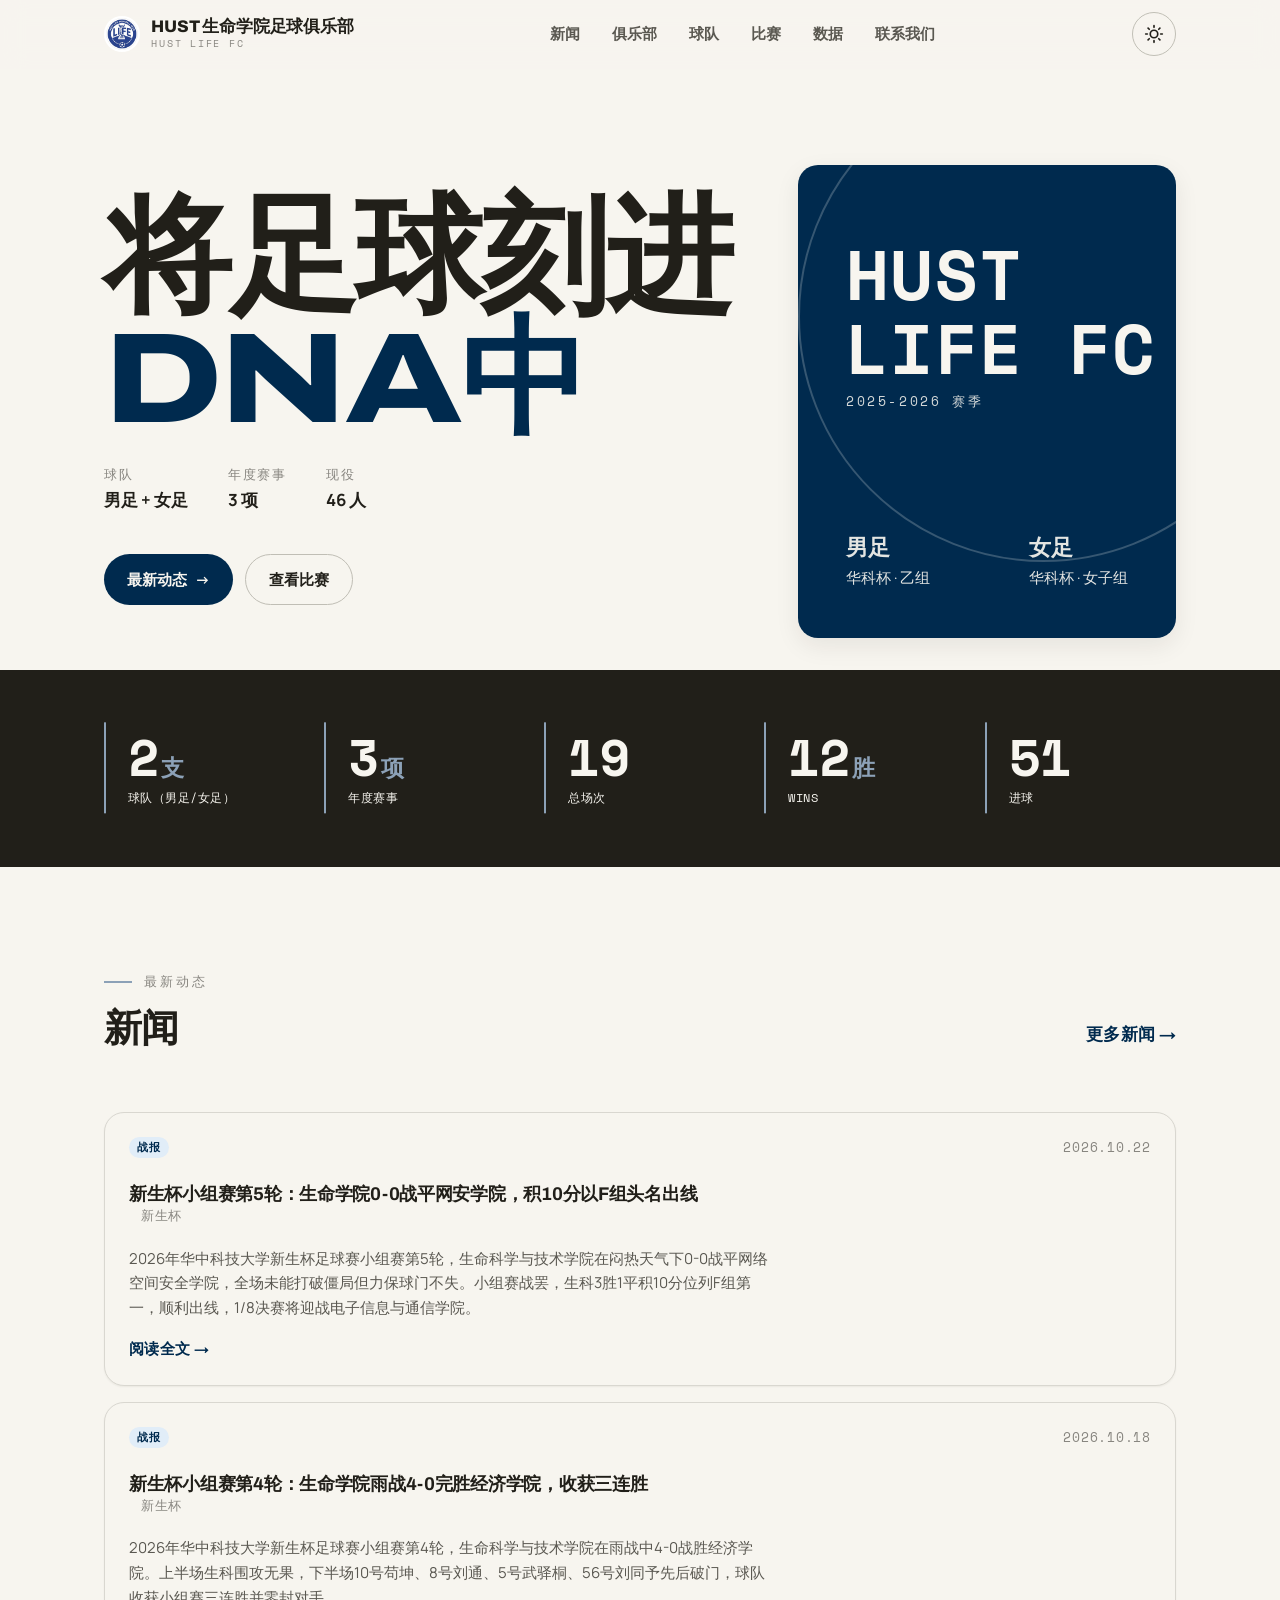
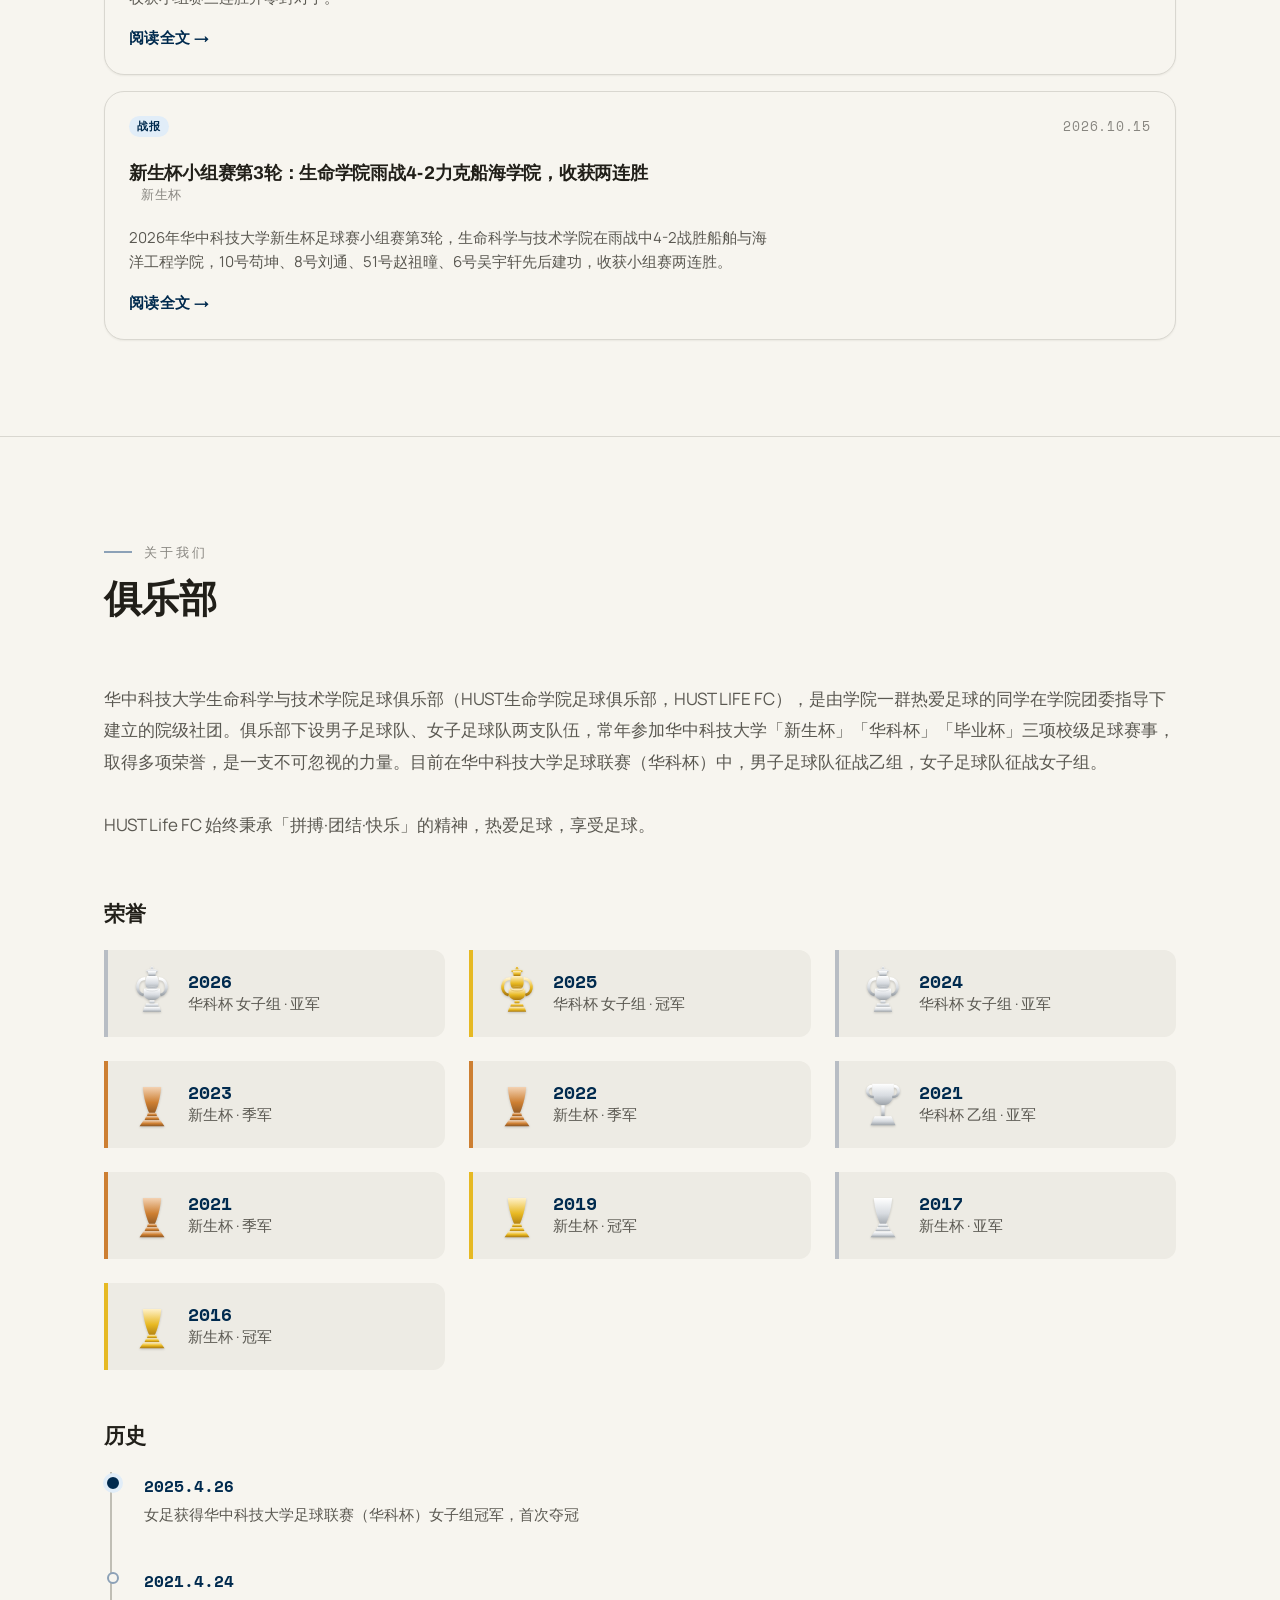
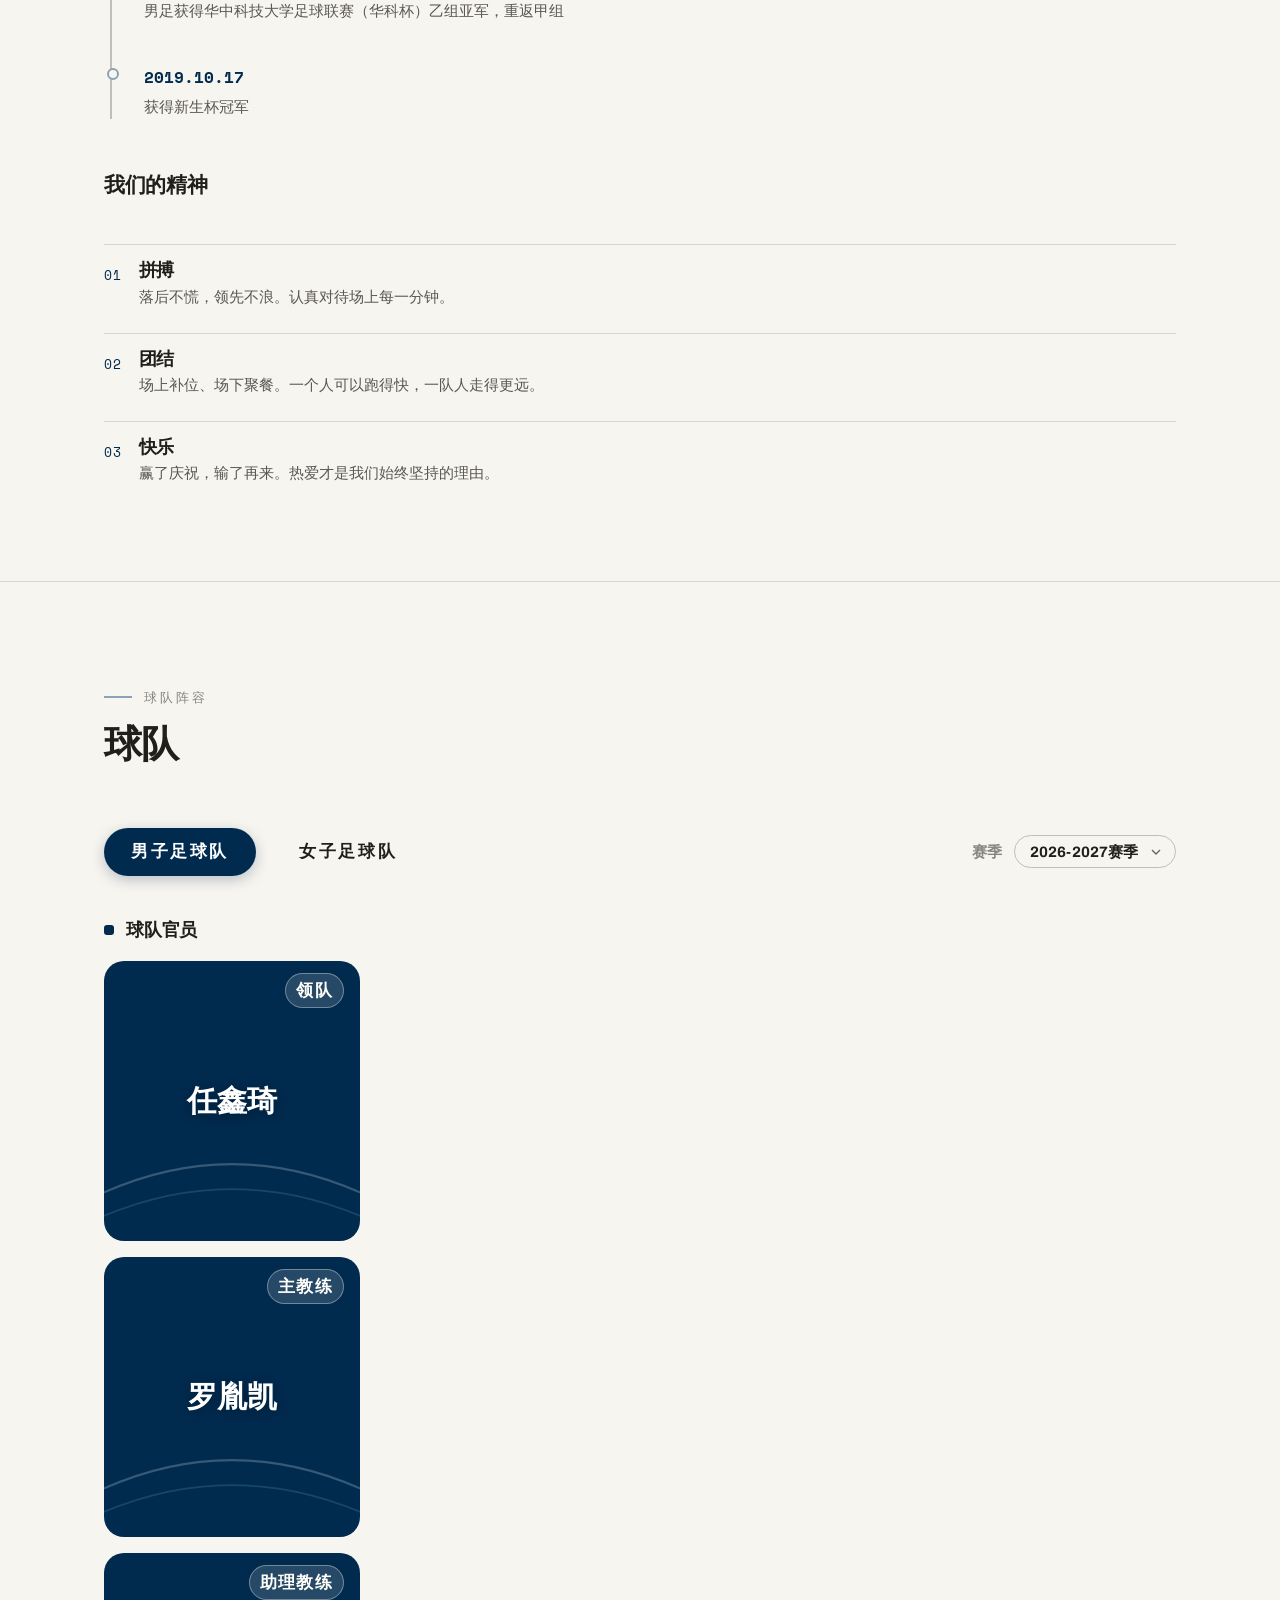
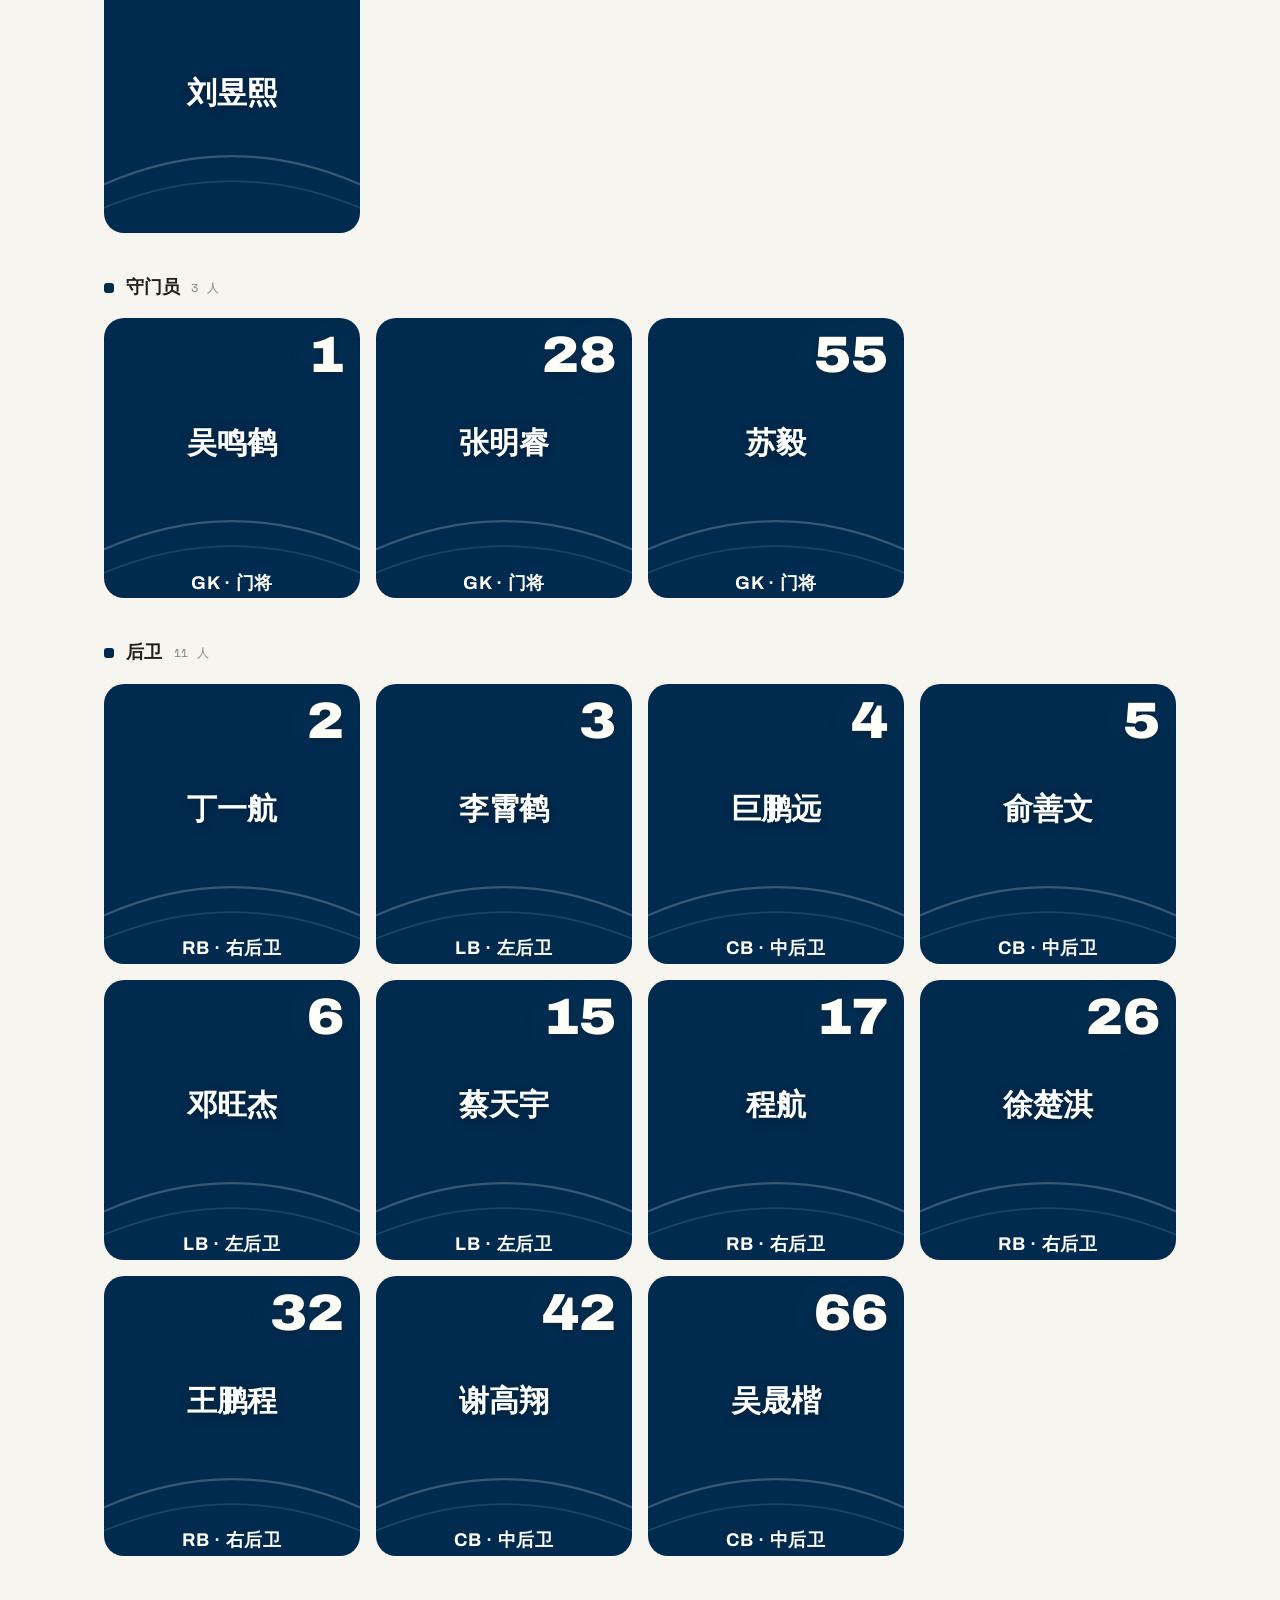
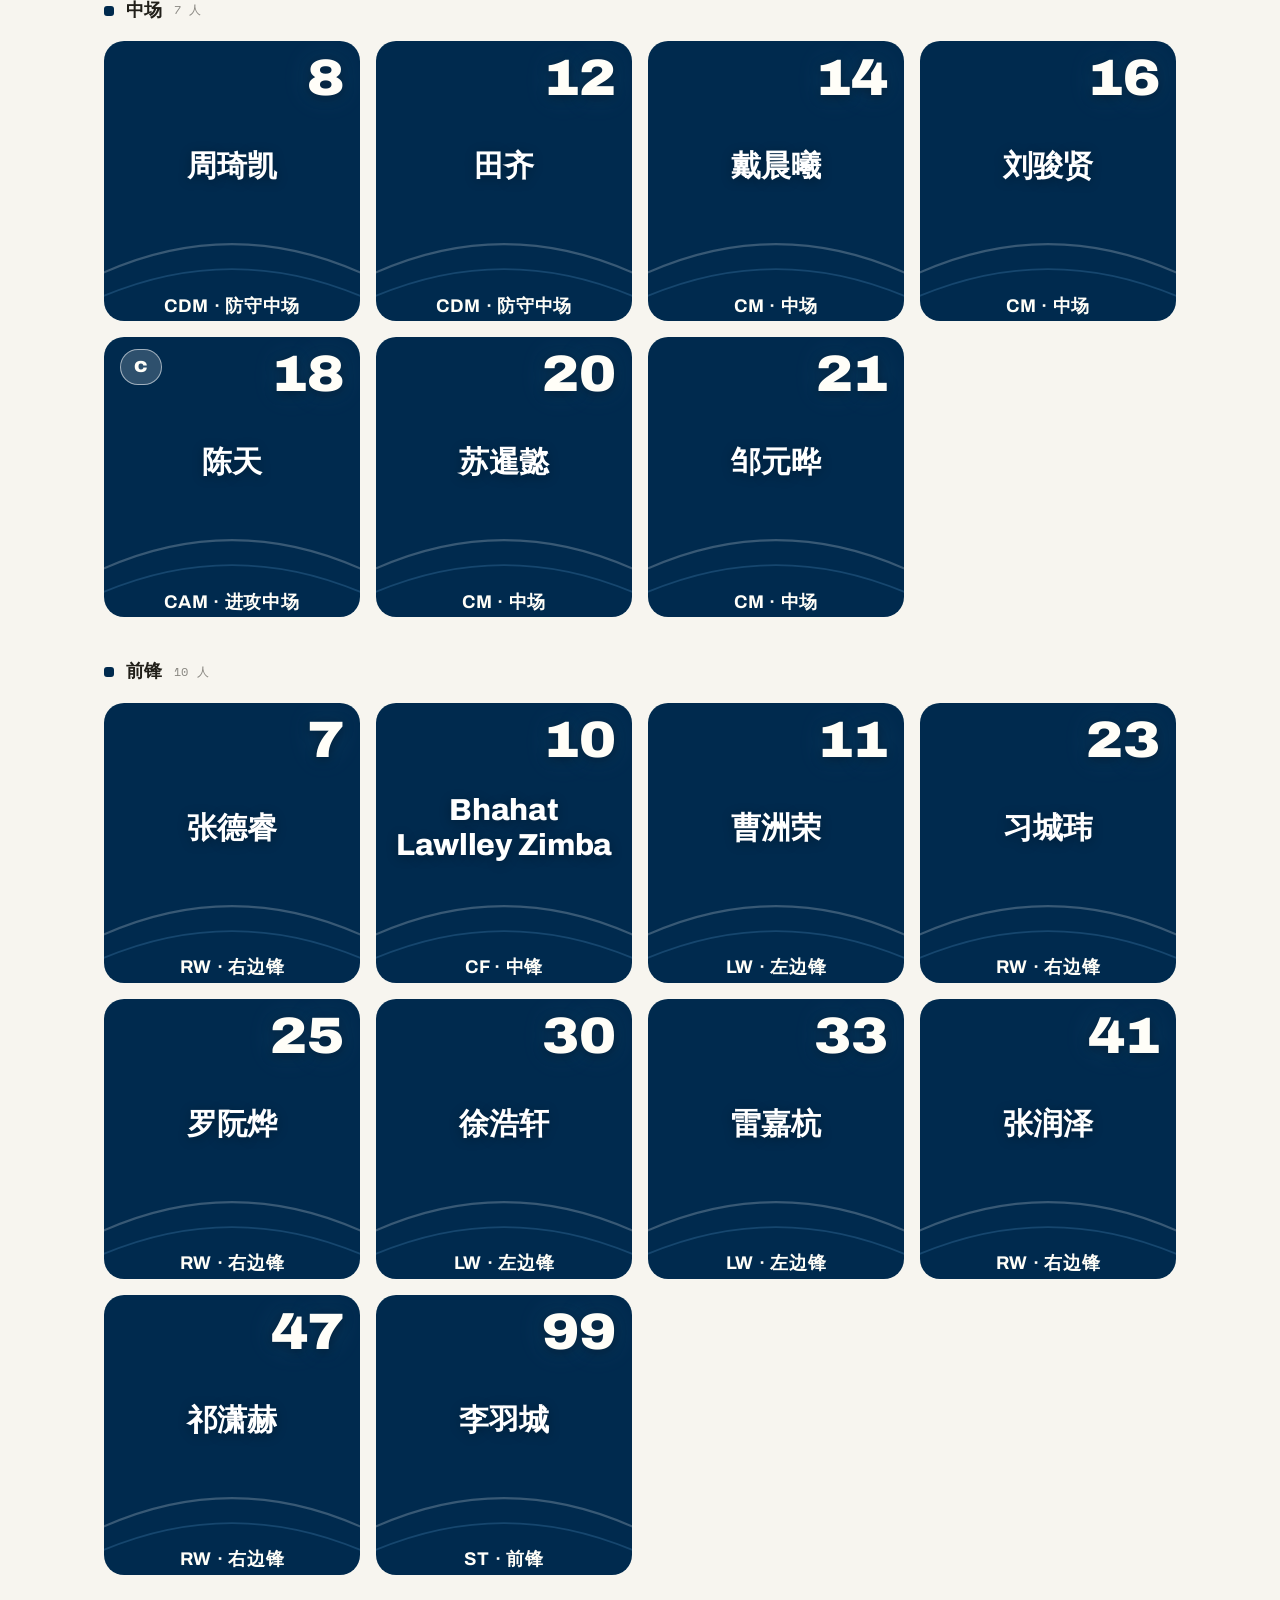
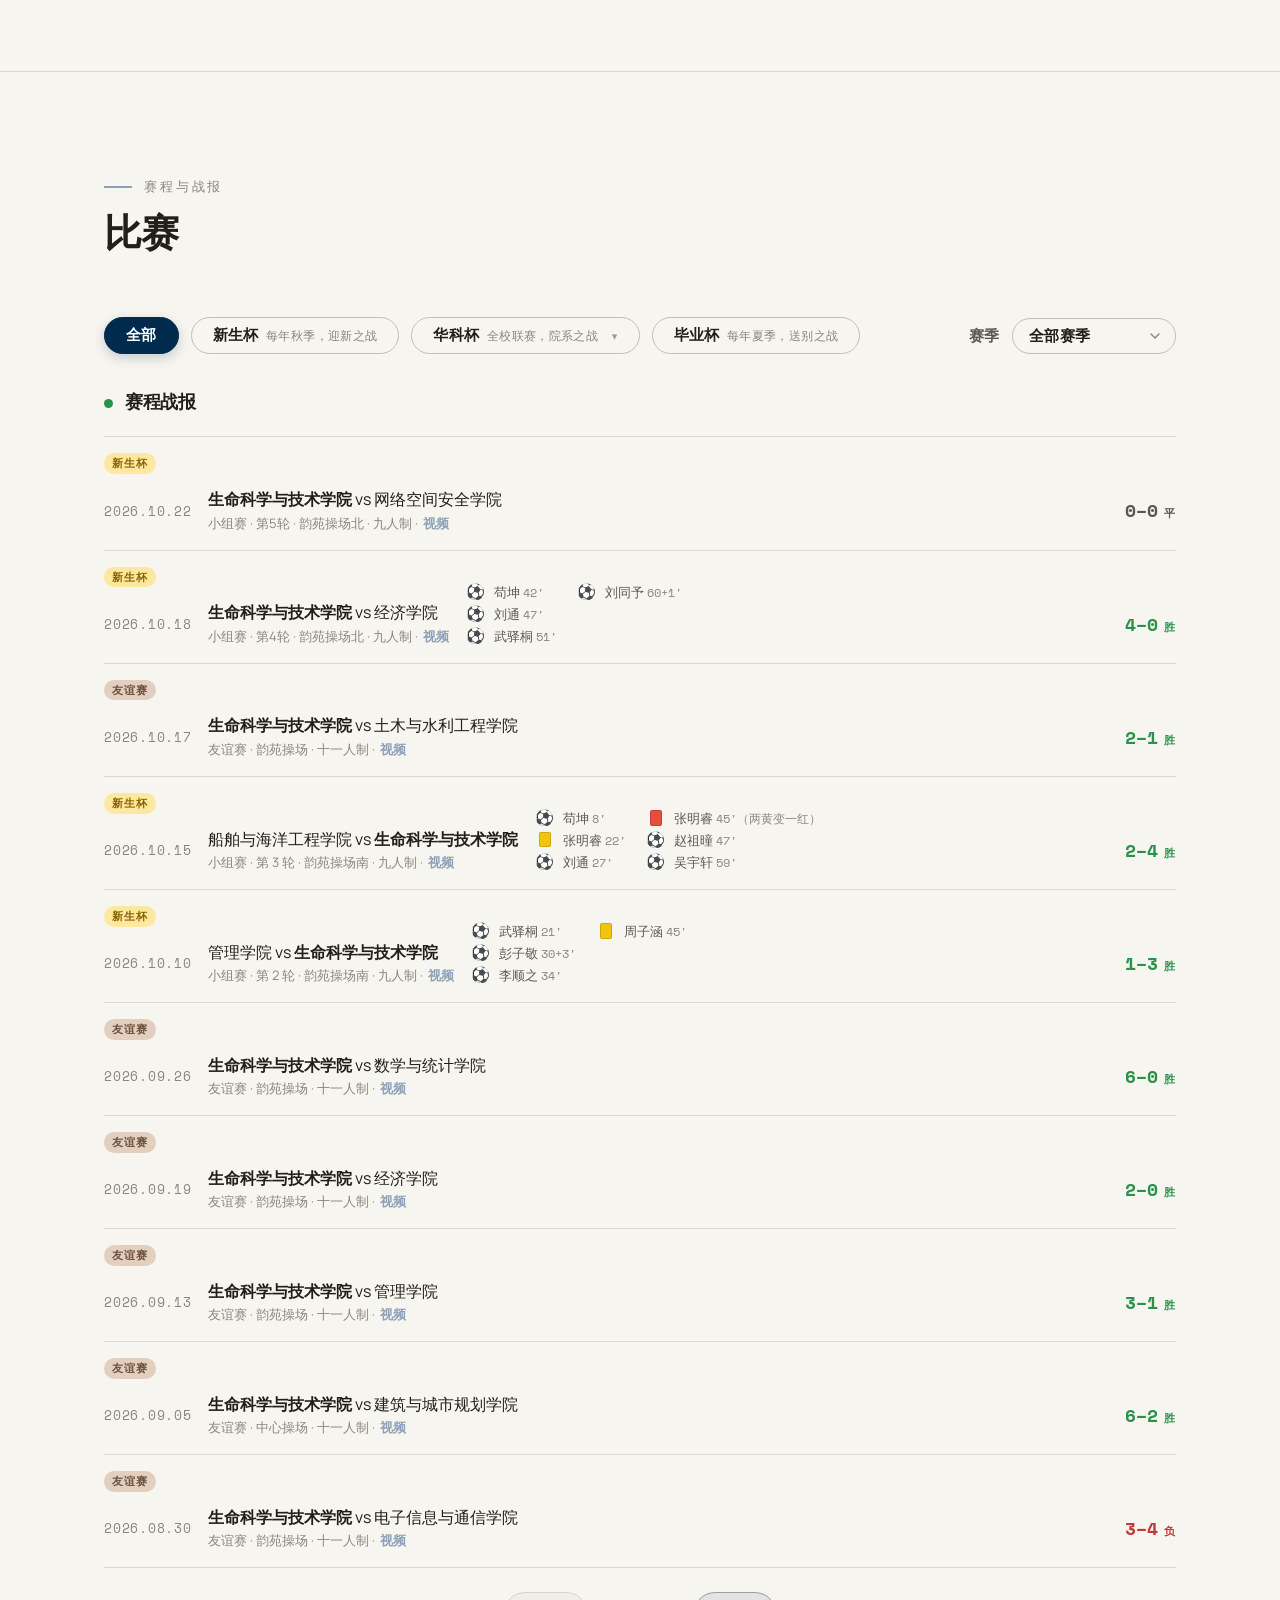
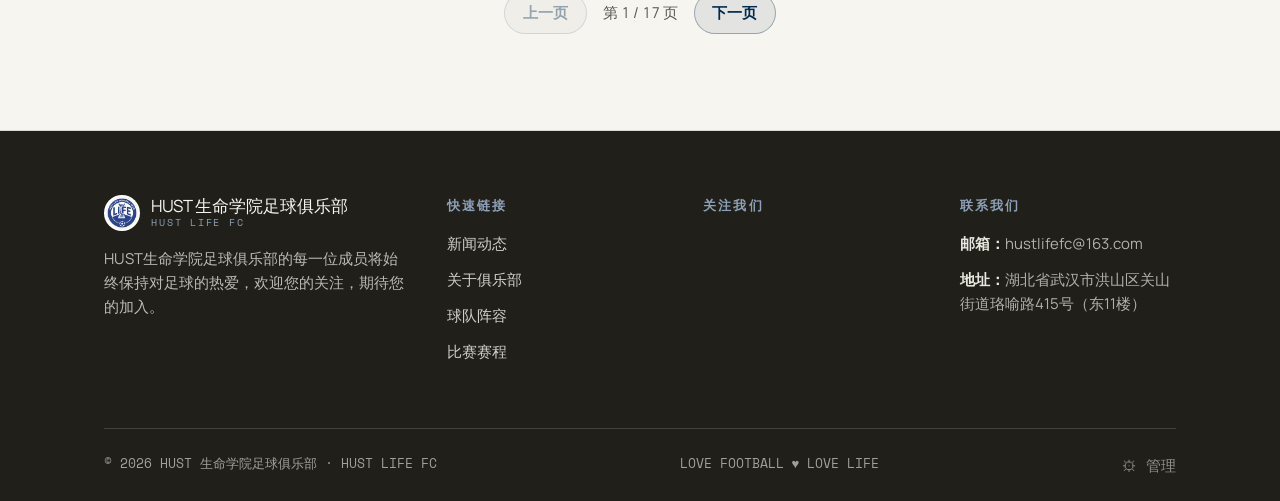
<file: index.html>
<!DOCTYPE html>
<html lang="zh-CN" data-theme="light">
<head>
  <meta charset="UTF-8" />
  <meta name="viewport" content="width=device-width, initial-scale=1.0" />
  <title>HUST 生命学院足球俱乐部 · HUST LIFE FC</title>
  <meta name="description" content="HUST 生命学院足球俱乐部官方站点 —— 新闻动态、球队阵容、比赛赛程与俱乐部故事。" />

  <!-- Open Graph / QQ·微信分享卡片 -->
  <meta property="og:site_name" content="HUST 生命学院足球俱乐部 · HUST LIFE FC">
  <meta property="og:title" content="HUST 生命学院足球俱乐部 · HUST LIFE FC">
  <meta property="og:description" content="HUST 生命学院足球俱乐部官方站点 —— 新闻动态、球队阵容、比赛赛程与俱乐部故事。">
  <meta property="og:image" content="https://ch-ang17.github.io/hust_lifeFC_website/assets/images/logo-transparent.png">
  <meta property="og:url" content="https://ch-ang17.github.io/hust_lifeFC_website/">
  <meta property="og:type" content="website">
  <meta name="twitter:card" content="summary">

  <!-- 预加载队徽（首屏关键资源） -->
  <link rel="preload" as="image" href="assets/images/logo-transparent.png" />

  <!-- 字体：非阻塞加载，失败不影响渲染 -->
  <link rel="preconnect" href="https://fonts.googleapis.com" />
  <link rel="preconnect" href="https://fonts.gstatic.com" crossorigin />
  <link rel="preload" as="style"
        href="https://fonts.googleapis.com/css2?family=Archivo:wdth,wght@62.5..125,400..900&family=Manrope:wght@300..800&family=Poppins:wght@800&family=Space+Mono:wght@400;700&display=swap"
        onload="this.onload=null;this.rel='stylesheet'" />
  <noscript>
    <link rel="stylesheet" href="https://fonts.googleapis.com/css2?family=Archivo:wdth,wght@62.5..125,400..900&family=Manrope:wght@300..800&family=Poppins:wght@800&family=Space+Mono:wght@400;700&display=swap" />
  </noscript>

  <link rel="stylesheet" href="assets/css/styles.css?v=20261023g" />
</head>
<body>

  <!-- ============ NAV ============ -->
  <header class="nav" id="nav">
    <div class="wrap nav__inner">
      <a class="brand" href="#top" aria-label="HUST Life FC 首页">
        <img class="brand__logo" src="assets/images/logo-transparent.png" alt="HUST Life FC" width="36" height="36" />
        <span class="brand__name"><span id="brandName">HUST 生命学院足球俱乐部</span><small id="brandAbbr">HUST LIFE FC</small></span>
      </a>

      <nav class="nav__links" aria-label="主导航">
        <a href="#news">新闻</a>
        <a href="#club">俱乐部</a>
        <a href="#team">球队</a>
        <a href="#matches">比赛</a>
        <a href="data.html">数据</a>
        <a href="#contact">联系我们</a>
      </nav>

      <div style="display:flex; align-items:center; gap:0.75rem;">
        <button class="theme-toggle" id="themeToggle" aria-label="切换深色 / 浅色模式" aria-pressed="false">
          <svg class="icon-sun" viewBox="0 0 24 24" fill="none" stroke="currentColor" stroke-width="2" stroke-linecap="round">
            <circle cx="12" cy="12" r="4.5"/><path d="M12 2v2M12 20v2M2 12h2M20 12h2M4.9 4.9l1.4 1.4M17.7 17.7l1.4 1.4M4.9 19.1l1.4-1.4M17.7 6.3l1.4-1.4"/>
          </svg>
          <svg class="icon-moon" viewBox="0 0 24 24" fill="currentColor" aria-hidden="true">
            <path d="M21 12.8A9 9 0 1 1 11.2 3a7 7 0 0 0 9.8 9.8z"/>
          </svg>
        </button>

        <!-- 移动端汉堡菜单 -->
        <button class="nav__burger" id="navBurger" aria-label="打开导航菜单" aria-expanded="false">
          <span></span><span></span><span></span>
        </button>
      </div>
    </div>

    <!-- 移动端下拉菜单 -->
    <div class="nav__dropdown" id="navDropdown" hidden>
      <a href="#news">新闻</a>
      <a href="#club">俱乐部</a>
      <a href="#team">球队</a>
      <a href="#matches">比赛</a>
      <a href="data.html">数据</a>
      <a href="#contact">联系我们</a>
    </div>
  </header>

  <main id="top">

    <!-- ============ HERO ============ -->
    <section class="hero">
      <div class="wrap hero__grid">
        <div class="hero__copy" id="heroCopy"><!-- 由 app.js 渲染 --></div>
        <aside class="hero__visual" id="heroVisual" aria-label="赛季卡片"><!-- 由 app.js 渲染 --></aside>
      </div>
    </section>

    <!-- ============ NEXT MATCH（下一场比赛 · hero 下方） ============ -->
    <section class="next-match" id="nextMatch">
      <div class="wrap">
        <div id="nextMatchCard"><!-- 由 app.js 动态渲染 --></div>
      </div>
    </section>

    <!-- ============ STATS BAR ============ -->
    <section class="stats" aria-label="球队数据">
      <div class="wrap">
        <div class="stats__grid" id="statsGrid"><!-- 由 app.js 渲染 --></div>
      </div>
    </section>

    <!-- ============ NEWS（新闻） ============ -->
    <section class="section" id="news">
      <div class="wrap">
        <div class="section-head">
          <div>
            <p class="eyebrow reveal">最新动态</p>
            <h2 class="reveal">新闻</h2>
          </div>
          <a class="news__more" id="newsMoreLink" href="#news-all" role="button">更多新闻 →</a>
      </div>
        <div class="news__list" id="newsList"><!-- 由 app.js 渲染 --></div>
      </div>
    </section>

    <hr class="divider" />

    <!-- ============ CLUB（俱乐部） ============ -->
    <section class="section" id="club">
      <div class="wrap">
        <!-- 俱乐部简介 -->
        <div class="section-head">
          <div>
            <p class="eyebrow reveal">关于我们</p>
            <h2 class="reveal">俱乐部</h2>
          </div>
        </div>
        <div class="club__intro reveal" id="clubIntro" style="margin-bottom:4rem;"><!-- 由 app.js 渲染 --></div>

        <!-- 荣誉 -->
        <div class="honors reveal" id="honorsWall" style="margin-top:3.5rem;">
          <h3 style="margin-bottom:1.5rem;">荣誉</h3>
          <div class="honors__grid" id="honorsGrid"><!-- 由 app.js 渲染 --></div>
        </div>

        <!-- 历史时间线 -->
        <div class="timeline reveal" id="timelineWrap" style="margin-top:3.5rem;">
          <h3 style="margin-bottom:1.5rem;">历史</h3>
          <div class="timeline__list" id="timelineList"><!-- 由 app.js 渲染 --></div>
        </div>

        <!-- 价值观 -->
        <div class="values reveal" style="margin-top:3.5rem;" id="clubValues"><!-- 由 app.js 渲染 --></div>
      </div>
    </section>

    <hr class="divider" />

    <!-- ============ TEAM（球队） ============ -->
    <section class="section" id="team">
      <div class="wrap">
        <div class="section-head">
          <div>
            <p class="eyebrow reveal">球队阵容</p>
            <h2 class="reveal">球队</h2>
          </div>
        </div>

        <!-- 阵容：男足 / 女足 切换 -->
        <div class="squad__controls reveal">
          <div class="squad__tabs" id="squadTabs"></div>
          <div class="squad__season-wrap">
            <select class="squad__season" id="squadSeason"></select>
          </div>
        </div>

        <div class="squad__grid" id="squadGrid"></div>
      </div>
    </section>

    <hr class="divider" />

    <!-- ============ MATCHES（比赛） ============ -->
    <section class="section" id="matches">
      <div class="wrap">
        <div class="section-head">
          <div>
            <p class="eyebrow reveal">赛程与战报</p>
            <h2 class="reveal">比赛</h2>
          </div>
        </div>

        <div class="match__filters reveal">
          <div class="comps" id="compsStrip"><!-- 由 app.js 渲染：全部 / 新生杯 / 华科杯 / 毕业杯 --></div>
          <div class="match__year-wrap">
            <label for="matchYear">赛季</label>
            <select id="matchYear" class="match__year"><!-- 由 app.js 渲染 --></select>
          </div>
        </div>

        <div class="fix__cols">
          <div class="fix__col reveal">
            <h3><span class="dot dot--win"></span>赛程战报</h3>
            <div id="fixRecent"><!-- 由 app.js 渲染 --></div>
            <div class="match__pager-wrap" id="fixRecentPager"></div>
          </div>
        </div>
      </div>
    </section>

    <hr class="divider" />

  </main>

  <!-- ============ FOOTER / CONTACT ============ -->
  <footer class="footer" id="contact">
    <div class="wrap">
      <div class="footer__top">
        <div>
          <div class="footer__brand">
            <img class="brand__logo" src="assets/images/logo-transparent.png" alt="" width="32" height="32" />
            <span class="brand__name" style="color:var(--paper);"><span id="footerBrandName">HUST 生命学院足球俱乐部</span><small id="footerBrandAbbr" style="color:var(--signal);">HUST LIFE FC</small></span>
          </div>
          <p id="footerIntro">DNA 之上，足球之中。欢迎来学院运动场看我们踢球，也欢迎加入 HUST Life FC。</p>
        </div>
        <div>
          <h4>快速链接</h4>
          <div class="footer__links" id="footerLinks"><!-- 由 app.js 渲染 --></div>
        </div>
        <div>
          <h4>关注我们</h4>
        </div>
        <div>
          <h4>联系我们</h4>
          <div id="footerContactWrap" class="footer__contact">
            <!-- 由 app.js 渲染邮箱/地址 -->
          </div>
        </div>
      </div>
      <div class="footer__bottom">
        <span id="footerCopyright">© 2026 HUST 生命学院足球俱乐部 · HUST LIFE FC</span>
        <span>LOVE FOOTBALL ♥ LOVE LIFE</span>
        <a href="admin.html" class="admin-link">⚙ 管理</a>
      </div>
    </div>
  </footer>

  <button class="to-top" id="toTop" type="button" title="回到顶部" aria-label="回到顶部">
    <svg viewBox="0 0 24 24" width="20" height="20" aria-hidden="true">
      <path d="M12 5l-7 7h4v7h6v-7h4z" fill="currentColor" />
    </svg>
  </button>

  <!-- 新闻详情覆盖层 -->
  <div class="news-detail" id="newsDetail" aria-hidden="true"></div>

  <!-- 全部新闻列表（点击首页「更多新闻」进入） -->
  <div class="news-all" id="newsAll" aria-hidden="true">
    <div class="news-all__panel">
      <div class="news-all__bar">
        <div class="news-all__bar-left">
          <button class="news-all__close" type="button">← 返回</button>
          <span class="news-all__title">全部新闻</span>
        </div>
        <div class="news-all__bar-right">
          <input id="newsAllSearch" class="news-all__search" type="search" placeholder="搜索新闻…" aria-label="搜索新闻" />
        </div>
      </div>
      <div class="news__list" id="newsAllList"><!-- 由 app.js 渲染 --></div>
      <p class="news-all__empty" id="newsAllEmpty" hidden>未找到匹配的新闻</p>
    </div>
  </div>

  <script src="assets/js/app.js?v=20261010b"></script>
</body>
</html>
</file>
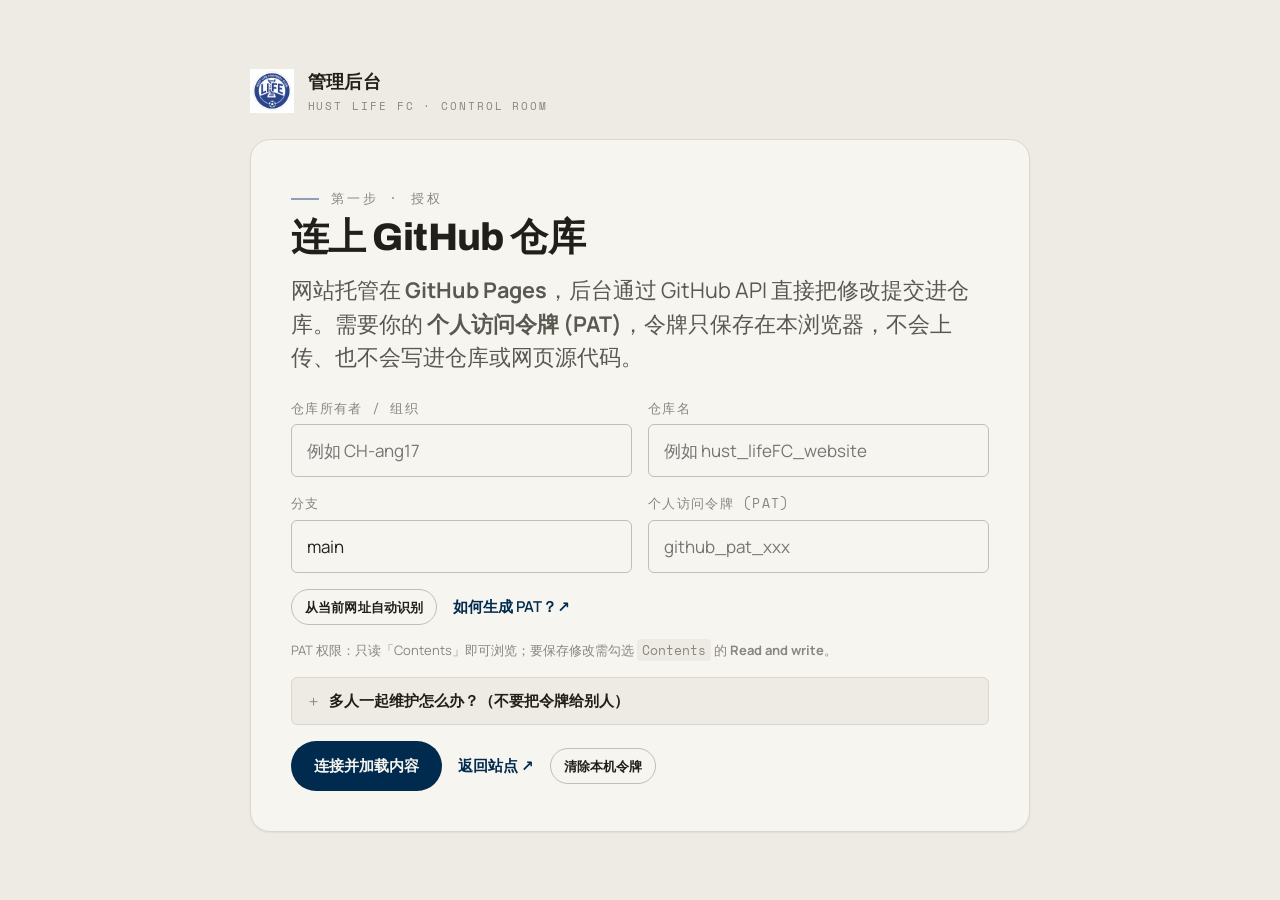
<file: admin.html>
<!DOCTYPE html>
<html lang="zh-CN" data-theme="light">
<head>
  <meta charset="UTF-8">
  <meta name="viewport" content="width=device-width, initial-scale=1.0">
  <title>管理后台 · HUST 生命学院足球俱乐部</title>
  <meta name="robots" content="noindex">

  <link rel="preconnect" href="https://fonts.googleapis.com">
  <link rel="preconnect" href="https://fonts.gstatic.com" crossorigin="">
  <link href="https://fonts.googleapis.com/css2?family=Archivo:wdth,wght@62.5..125,400..900&family=Manrope:wght@300..800&family=Space+Mono:wght@400;700&display=swap" rel="stylesheet">

  <link rel="stylesheet" href="assets/css/styles.css?v=20261023g">
</head>
<body class="admin">

  <!-- ============ 连接 GitHub ============ -->
  <div class="wb-login" id="screen-connect">
    <div class="wb-login__inner">
      <a class="wb-login__brand" href="index.html">
        <img src="assets/images/logo-transparent.png" alt="">
        <span><b>管理后台</b><small>HUST LIFE FC · CONTROL ROOM</small></span>
      </a>

      <section class="admin__card">
        <p class="eyebrow">第一步 · 授权</p>
        <h2>连上 GitHub 仓库</h2>
        <p class="lead" style="max-width:62ch; margin-bottom:1.5rem;">
          网站托管在 <b>GitHub Pages</b>，后台通过 GitHub API 直接把修改提交进仓库。需要你的
          <b>个人访问令牌 (PAT)</b>，令牌只保存在本浏览器，不会上传、也不会写进仓库或网页源代码。
        </p>

        <div class="a-form">
          <div class="a-row">
            <label class="a-field">
              <span>仓库所有者 / 组织</span>
              <input id="f-owner" class="a-input" placeholder="例如 CH-ang17" autocomplete="off">
            </label>
            <label class="a-field">
              <span>仓库名</span>
              <input id="f-repo" class="a-input" placeholder="例如 hust_lifeFC_website" autocomplete="off">
            </label>
          </div>
          <div class="a-row">
            <label class="a-field">
              <span>分支</span>
              <input id="f-branch" class="a-input" value="main" autocomplete="off">
            </label>
            <label class="a-field">
              <span>个人访问令牌 (PAT)</span>
              <input id="f-token" class="a-input" type="password" placeholder="github_pat_xxx" autocomplete="off">
            </label>
          </div>
          <div class="a-hint">
            <button type="button" class="btn btn--ghost btn--sm" id="btn-detect">从当前网址自动识别</button>
            <a class="a-link" href="https://github.com/settings/tokens?type=beta" target="_blank" rel="noopener">如何生成 PAT？↗</a>
          </div>
          <p class="a-note">PAT 权限：只读「Contents」即可浏览；要保存修改需勾选 <code>Contents</code> 的 <b>Read and write</b>。</p>

          <details class="a-collab">
            <summary>多人一起维护怎么办？（不要把令牌给别人）</summary>
            <div class="a-collab__body">
              <p><b>1 · 各自用自己的令牌（推荐）</b><br>
                让协作者去 <a href="https://github.com/settings/tokens?type=beta" target="_blank" rel="noopener">Fine-grained tokens</a> 自己生成一个，<b>只授权这一个仓库</b>、权限只勾 <code>Contents: Read and write</code>、有效期设 7~30 天。你随时能在 GitHub 上单独吊销某一个人的令牌，不影响其他人。</p>
              <p><b>2 · 让他们提交到独立分支，由你合并</b><br>
                上面「分支」一栏填 <code>draft-张三</code> 之类，改动只进这个分支，<code>main</code> 和线上站点完全不受影响。他们在 GitHub 上发 Pull Request，你审核后合并即可。</p>
              <p><b>3 · 不给后台权限，只收内容</b><br>
                对方把比分、花名册、照片发给你，由你统一录入——最省心，也最安全。</p>
              <p class="a-collab__warn">⚠️ 后台的「站点口令」只是界面门禁（用于防误入），<b>不是权限边界</b>：真正的写权限由 GitHub 令牌决定。所以口令可以告诉别人，令牌绝对不能。</p>
            </div>
          </details>

          <div class="a-hint">
            <button type="button" class="btn btn--primary" id="btn-connect">连接并加载内容</button>
            <a class="a-link" href="index.html">返回站点 ↗</a>
            <button type="button" class="btn btn--ghost btn--sm" id="btn-clear-token" title="公用电脑用完后点这里">清除本机令牌</button>
          </div>
        </div>
      </section>
    </div>
  </div>

  <!-- ============ 口令 ============ -->
  <div class="wb-login" id="screen-passcode" hidden>
    <div class="wb-login__inner">
      <a class="wb-login__brand" href="index.html">
        <img src="assets/images/logo-transparent.png" alt="">
        <span><b>管理后台</b><small>HUST LIFE FC · CONTROL ROOM</small></span>
      </a>

      <section class="admin__card">
        <p class="eyebrow">第二步 · 站点口令</p>
        <h2 id="passcode-title">输入站点口令</h2>
        <p class="lead" id="passcode-desc" style="max-width:52ch; margin-bottom:1.5rem;">口令只是界面门禁（防止误入），真正的写权限由 GitHub 令牌决定。</p>
        <div class="a-form">
          <label class="a-field">
            <span>口令</span>
            <input id="f-passcode" class="a-input" type="password" placeholder="••••••" autocomplete="off">
          </label>
          <div class="a-hint">
            <button type="button" class="btn btn--primary" id="btn-passcode">进入编辑器</button>
            <button type="button" class="btn btn--ghost btn--sm" id="btn-back-connect">返回</button>
          </div>
        </div>
      </section>
    </div>
  </div>

  <!-- ============ 工作台 ============ -->
  <div class="wb" id="screen-editor" hidden>

    <aside class="wb__side">
      <a class="wb__brand" href="index.html" title="返回站点首页">
        <img src="assets/images/logo-transparent.png" alt="HUST Life FC">
        <span class="wb__brand-txt"><b>管理后台</b><small>CONTROL ROOM</small></span>
      </a>

      <nav class="wb__nav" id="wbNav" aria-label="后台导航"></nav>

      <div class="wb__foot">
        <div class="wb__user">
          <span class="wb__avatar">管</span>
          <span class="wb__user-txt">
            <b id="wbUserRepo">—</b>
            <small id="wbUserBranch">main</small>
          </span>
        </div>
        <button type="button" class="wb__exit" id="btn-exit">退出登录</button>
      </div>
    </aside>

    <div class="wb__body">
      <header class="wb__top">
        <div class="wb__crumbs">
          <span>后台</span>
          <span aria-hidden="true">/</span>
          <strong id="wbCrumb">工作台</strong>
          <span class="wb__repo" id="editor-repo">—</span>
        </div>
        <div class="wb__actions">
          <button type="button" class="btn btn--ghost btn--sm" id="btn-export">导出 JSON</button>
          <button type="button" class="btn btn--ghost btn--sm" id="btn-import">导入 JSON</button>
          <input id="file-import" type="file" accept="application/json" hidden="">
          <a class="btn btn--ghost btn--sm" href="index.html" target="_blank" rel="noopener">查看站点 ↗</a>
          <button class="theme-toggle" id="themeToggle" aria-label="切换深色 / 浅色模式" aria-pressed="false">
            <svg class="icon-sun" viewBox="0 0 24 24" fill="none" stroke="currentColor" stroke-width="2" stroke-linecap="round">
              <circle cx="12" cy="12" r="4.5"></circle><path d="M12 2v2M12 20v2M2 12h2M20 12h2M4.9 4.9l1.4 1.4M17.7 17.7l1.4 1.4M4.9 19.1l1.4-1.4M17.7 6.3l1.4-1.4"></path>
            </svg>
            <svg class="icon-moon" viewBox="0 0 24 24" fill="currentColor" aria-hidden="true">
              <path d="M21 12.8A9 9 0 1 1 11.2 3a7 7 0 0 0 9.8 9.8z"></path>
            </svg>
          </button>
          <button type="button" class="btn btn--primary btn--sm" id="btn-save">保存修改</button>
        </div>
      </header>

      <main class="wb__main">
        <div id="editor-root" class="wb-pages"><!-- 由 admin.js 生成：工作台 + 各编辑页 --></div>
      </main>
    </div>
  </div>

  <div id="toast" class="toast" role="status" hidden=""></div>

  <script src="assets/js/admin.js?v=20261023e"></script>
</body>
</html>
</file>
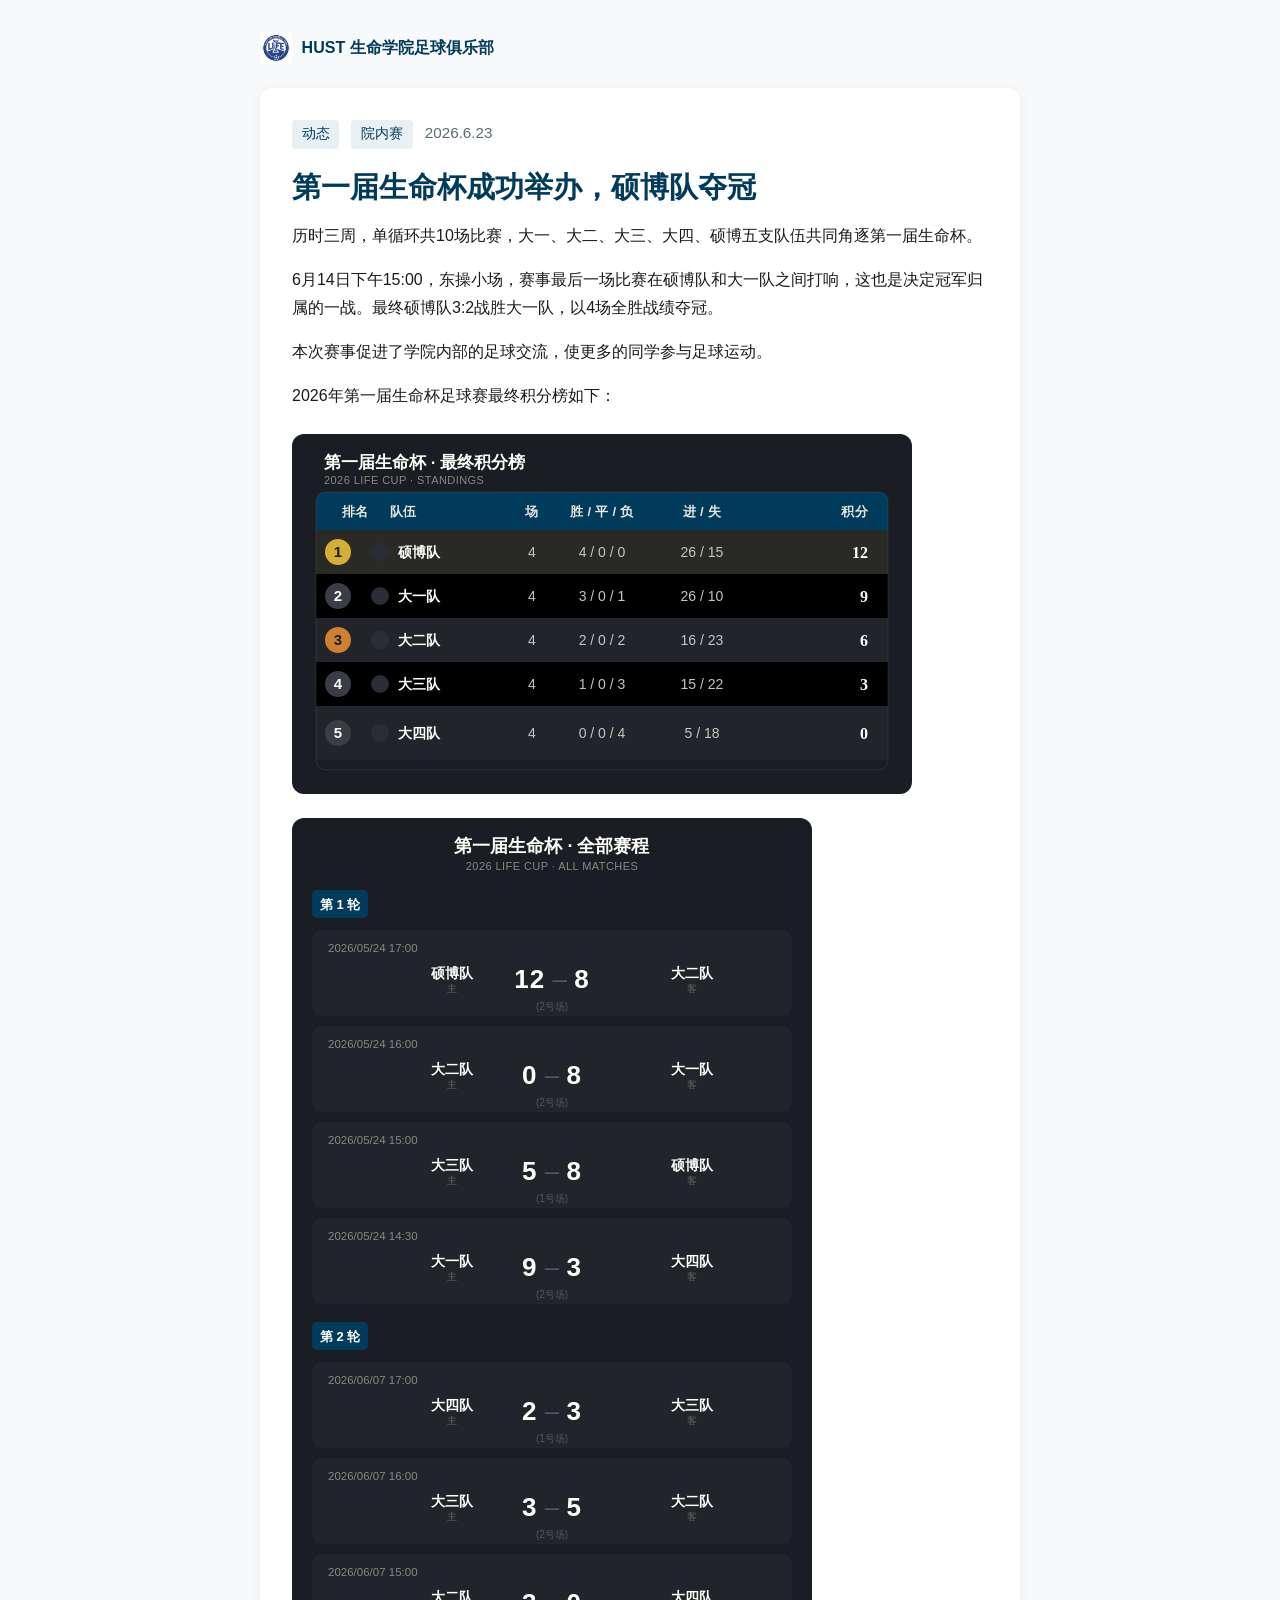
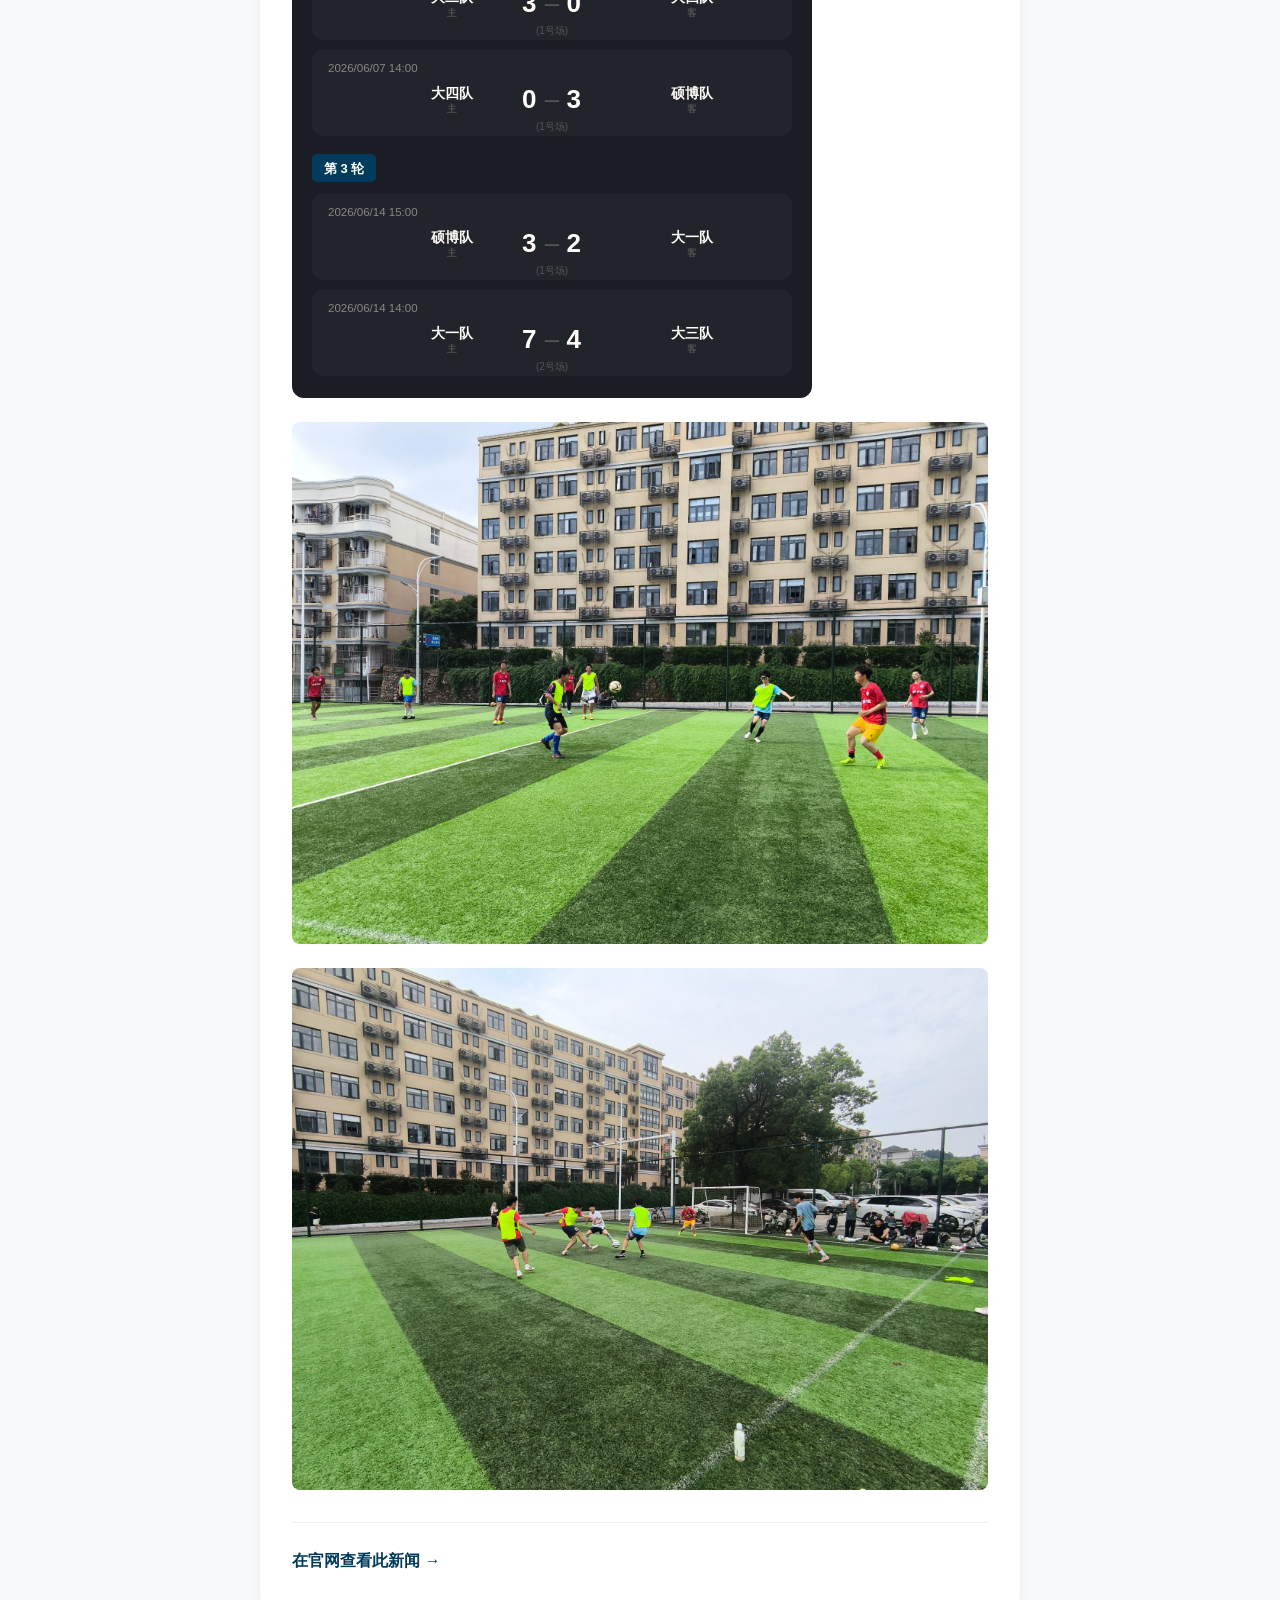
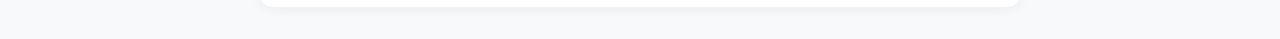
<file: news/2026_06_23.html>
<!DOCTYPE html>
<html lang="zh-CN">
<head>
  <meta charset="UTF-8">
  <meta name="viewport" content="width=device-width, initial-scale=1.0">
  <title>第一届生命杯成功举办，硕博队夺冠 | HUST LIFE FC</title>
  <meta name="description" content="历时三周，单循环共10场比赛，硕博队以4场全胜战绩夺得第一届生命杯冠军。">
  <meta property="og:site_name" content="HUST 生命学院足球俱乐部 · HUST LIFE FC">
  <meta property="og:title" content="第一届生命杯成功举办，硕博队夺冠">
  <meta property="og:description" content="历时三周，单循环共10场比赛，硕博队以4场全胜战绩夺得第一届生命杯冠军。">
  <meta property="og:image" content="https://ch-ang17.github.io/hust_lifeFC_website/assets/images/life-cup-2026-standings.svg">
  <meta property="og:url" content="https://ch-ang17.github.io/hust_lifeFC_website/news/2026_06_23.html">
  <meta property="og:type" content="article">
  <meta name="twitter:card" content="summary_large_image">
  <meta name="twitter:title" content="第一届生命杯成功举办，硕博队夺冠">
  <meta name="twitter:description" content="历时三周，单循环共10场比赛，硕博队以4场全胜战绩夺得第一届生命杯冠军。">
  <meta name="twitter:image" content="https://ch-ang17.github.io/hust_lifeFC_website/assets/images/life-cup-2026-standings.svg">
  <style>
    body { font-family: -apple-system, BlinkMacSystemFont, "Segoe UI", "PingFang SC", "Microsoft YaHei", sans-serif; background: #f7f9fa; color: #1a1a1a; margin: 0; line-height: 1.75; }
    .wrap { max-width: 760px; margin: 0 auto; padding: 2rem 1.25rem; }
    .brand { display: flex; align-items: center; gap: .6rem; text-decoration: none; color: #003B5C; font-weight: 700; margin-bottom: 1.5rem; }
    .brand img { width: 32px; height: 32px; }
    article { background: #fff; border-radius: 12px; padding: 2rem; box-shadow: 0 2px 12px rgba(0,0,0,.06); }
    .meta { color: #5c6b73; font-size: .95rem; margin-bottom: 1.25rem; }
    .tag { display: inline-block; background: #e8f0f3; color: #003b5c; padding: .15rem .6rem; border-radius: 4px; font-size: .85rem; margin-right: .5rem; }
    h1 { font-size: 1.8rem; line-height: 1.3; margin: 0 0 1rem; color: #003b5c; }
    p { margin: 0 0 1rem; }
    .back { margin-top: 2rem; padding-top: 1.5rem; border-top: 1px solid #e8f0f3; }
    .back a { color: #003b5c; text-decoration: none; font-weight: 600; }
  </style>
</head>
<body>
  <div class="wrap">
    <a class="brand" href="/hust_lifeFC_website/">
      <img src="https://ch-ang17.github.io/hust_lifeFC_website/assets/images/logo-transparent.png" alt="">
      <span>HUST 生命学院足球俱乐部</span>
    </a>
    <article>
      <div class="meta">
        <span class="tag">动态</span>
        <span class="tag">院内赛</span>
        <time>2026.6.23</time>
      </div>
      <h1>第一届生命杯成功举办，硕博队夺冠</h1>
      <p>历时三周，单循环共10场比赛，大一、大二、大三、大四、硕博五支队伍共同角逐第一届生命杯。</p>
<p>6月14日下午15:00，东操小场，赛事最后一场比赛在硕博队和大一队之间打响，这也是决定冠军归属的一战。最终硕博队3:2战胜大一队，以4场全胜战绩夺冠。</p>
<p>本次赛事促进了学院内部的足球交流，使更多的同学参与足球运动。</p>
<p>2026年第一届生命杯足球赛最终积分榜如下：</p>
      <figure style="margin:1.5rem 0;"><img src="https://ch-ang17.github.io/hust_lifeFC_website/assets/images/life-cup-2026-standings.svg" alt="第一届生命杯成功举办，硕博队夺冠" style="max-width:100%;border-radius:8px;display:block;"></figure>
<figure style="margin:1.5rem 0;"><img src="https://ch-ang17.github.io/hust_lifeFC_website/assets/images/life-cup-2026-fixtures.svg" alt="第一届生命杯成功举办，硕博队夺冠" style="max-width:100%;border-radius:8px;display:block;"></figure>
<figure style="margin:1.5rem 0;"><img src="https://ch-ang17.github.io/hust_lifeFC_website/assets/images/life-cup-2026-match-01.jpg" alt="第一届生命杯成功举办，硕博队夺冠" style="max-width:100%;border-radius:8px;display:block;"></figure>
<figure style="margin:1.5rem 0;"><img src="https://ch-ang17.github.io/hust_lifeFC_website/assets/images/life-cup-2026-match-02.jpg" alt="第一届生命杯成功举办，硕博队夺冠" style="max-width:100%;border-radius:8px;display:block;"></figure>
      
      <div class="back">
        <a href="/hust_lifeFC_website/#/news/2026_06_23">在官网查看此新闻 →</a>
      </div>
    </article>
  </div>
</body>
</html>
</file>
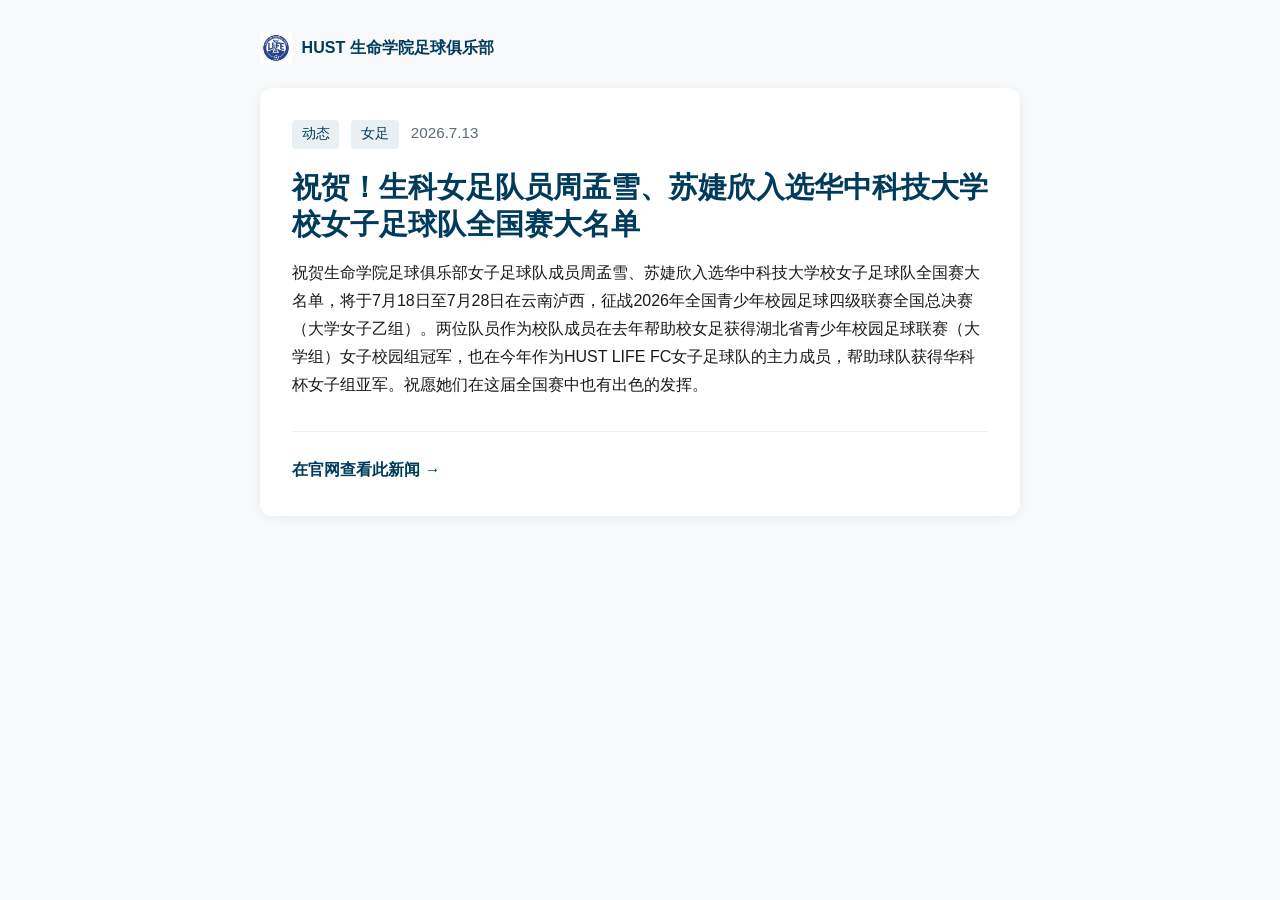
<file: news/2026_07_13.html>
<!DOCTYPE html>
<html lang="zh-CN">
<head>
  <meta charset="UTF-8">
  <meta name="viewport" content="width=device-width, initial-scale=1.0">
  <title>祝贺！生科女足队员周孟雪、苏婕欣入选华中科技大学校女子足球队全国赛大名单 | HUST LIFE FC</title>
  <meta name="description" content="生科女足队员周孟雪、苏婕欣入选校女足全国赛大名单，将出战 2026 年全国青少年校园足球四级联赛全国总决赛（大学女子乙组）。">
  <meta property="og:site_name" content="HUST 生命学院足球俱乐部 · HUST LIFE FC">
  <meta property="og:title" content="祝贺！生科女足队员周孟雪、苏婕欣入选华中科技大学校女子足球队全国赛大名单">
  <meta property="og:description" content="生科女足队员周孟雪、苏婕欣入选校女足全国赛大名单，将出战 2026 年全国青少年校园足球四级联赛全国总决赛（大学女子乙组）。">
  <meta property="og:image" content="https://ch-ang17.github.io/hust_lifeFC_website/assets/images/logo-transparent.png">
  <meta property="og:url" content="https://ch-ang17.github.io/hust_lifeFC_website/news/2026_07_13.html">
  <meta property="og:type" content="article">
  <meta name="twitter:card" content="summary_large_image">
  <meta name="twitter:title" content="祝贺！生科女足队员周孟雪、苏婕欣入选华中科技大学校女子足球队全国赛大名单">
  <meta name="twitter:description" content="生科女足队员周孟雪、苏婕欣入选校女足全国赛大名单，将出战 2026 年全国青少年校园足球四级联赛全国总决赛（大学女子乙组）。">
  <meta name="twitter:image" content="https://ch-ang17.github.io/hust_lifeFC_website/assets/images/logo-transparent.png">
  <style>
    body { font-family: -apple-system, BlinkMacSystemFont, "Segoe UI", "PingFang SC", "Microsoft YaHei", sans-serif; background: #f7f9fa; color: #1a1a1a; margin: 0; line-height: 1.75; }
    .wrap { max-width: 760px; margin: 0 auto; padding: 2rem 1.25rem; }
    .brand { display: flex; align-items: center; gap: .6rem; text-decoration: none; color: #003B5C; font-weight: 700; margin-bottom: 1.5rem; }
    .brand img { width: 32px; height: 32px; }
    article { background: #fff; border-radius: 12px; padding: 2rem; box-shadow: 0 2px 12px rgba(0,0,0,.06); }
    .meta { color: #5c6b73; font-size: .95rem; margin-bottom: 1.25rem; }
    .tag { display: inline-block; background: #e8f0f3; color: #003b5c; padding: .15rem .6rem; border-radius: 4px; font-size: .85rem; margin-right: .5rem; }
    h1 { font-size: 1.8rem; line-height: 1.3; margin: 0 0 1rem; color: #003b5c; }
    p { margin: 0 0 1rem; }
    .back { margin-top: 2rem; padding-top: 1.5rem; border-top: 1px solid #e8f0f3; }
    .back a { color: #003b5c; text-decoration: none; font-weight: 600; }
  </style>
</head>
<body>
  <div class="wrap">
    <a class="brand" href="/hust_lifeFC_website/">
      <img src="https://ch-ang17.github.io/hust_lifeFC_website/assets/images/logo-transparent.png" alt="">
      <span>HUST 生命学院足球俱乐部</span>
    </a>
    <article>
      <div class="meta">
        <span class="tag">动态</span>
        <span class="tag">女足</span>
        <time>2026.7.13</time>
      </div>
      <h1>祝贺！生科女足队员周孟雪、苏婕欣入选华中科技大学校女子足球队全国赛大名单</h1>
      <p>祝贺生命学院足球俱乐部女子足球队成员周孟雪、苏婕欣入选华中科技大学校女子足球队全国赛大名单，将于7月18日至7月28日在云南泸西，征战2026年全国青少年校园足球四级联赛全国总决赛（大学女子乙组）。两位队员作为校队成员在去年帮助校女足获得湖北省青少年校园足球联赛（大学组）女子校园组冠军，也在今年作为HUST LIFE FC女子足球队的主力成员，帮助球队获得华科杯女子组亚军。祝愿她们在这届全国赛中也有出色的发挥。</p>
      
      
      <div class="back">
        <a href="/hust_lifeFC_website/#/news/2026_07_13">在官网查看此新闻 →</a>
      </div>
    </article>
  </div>
</body>
</html>
</file>
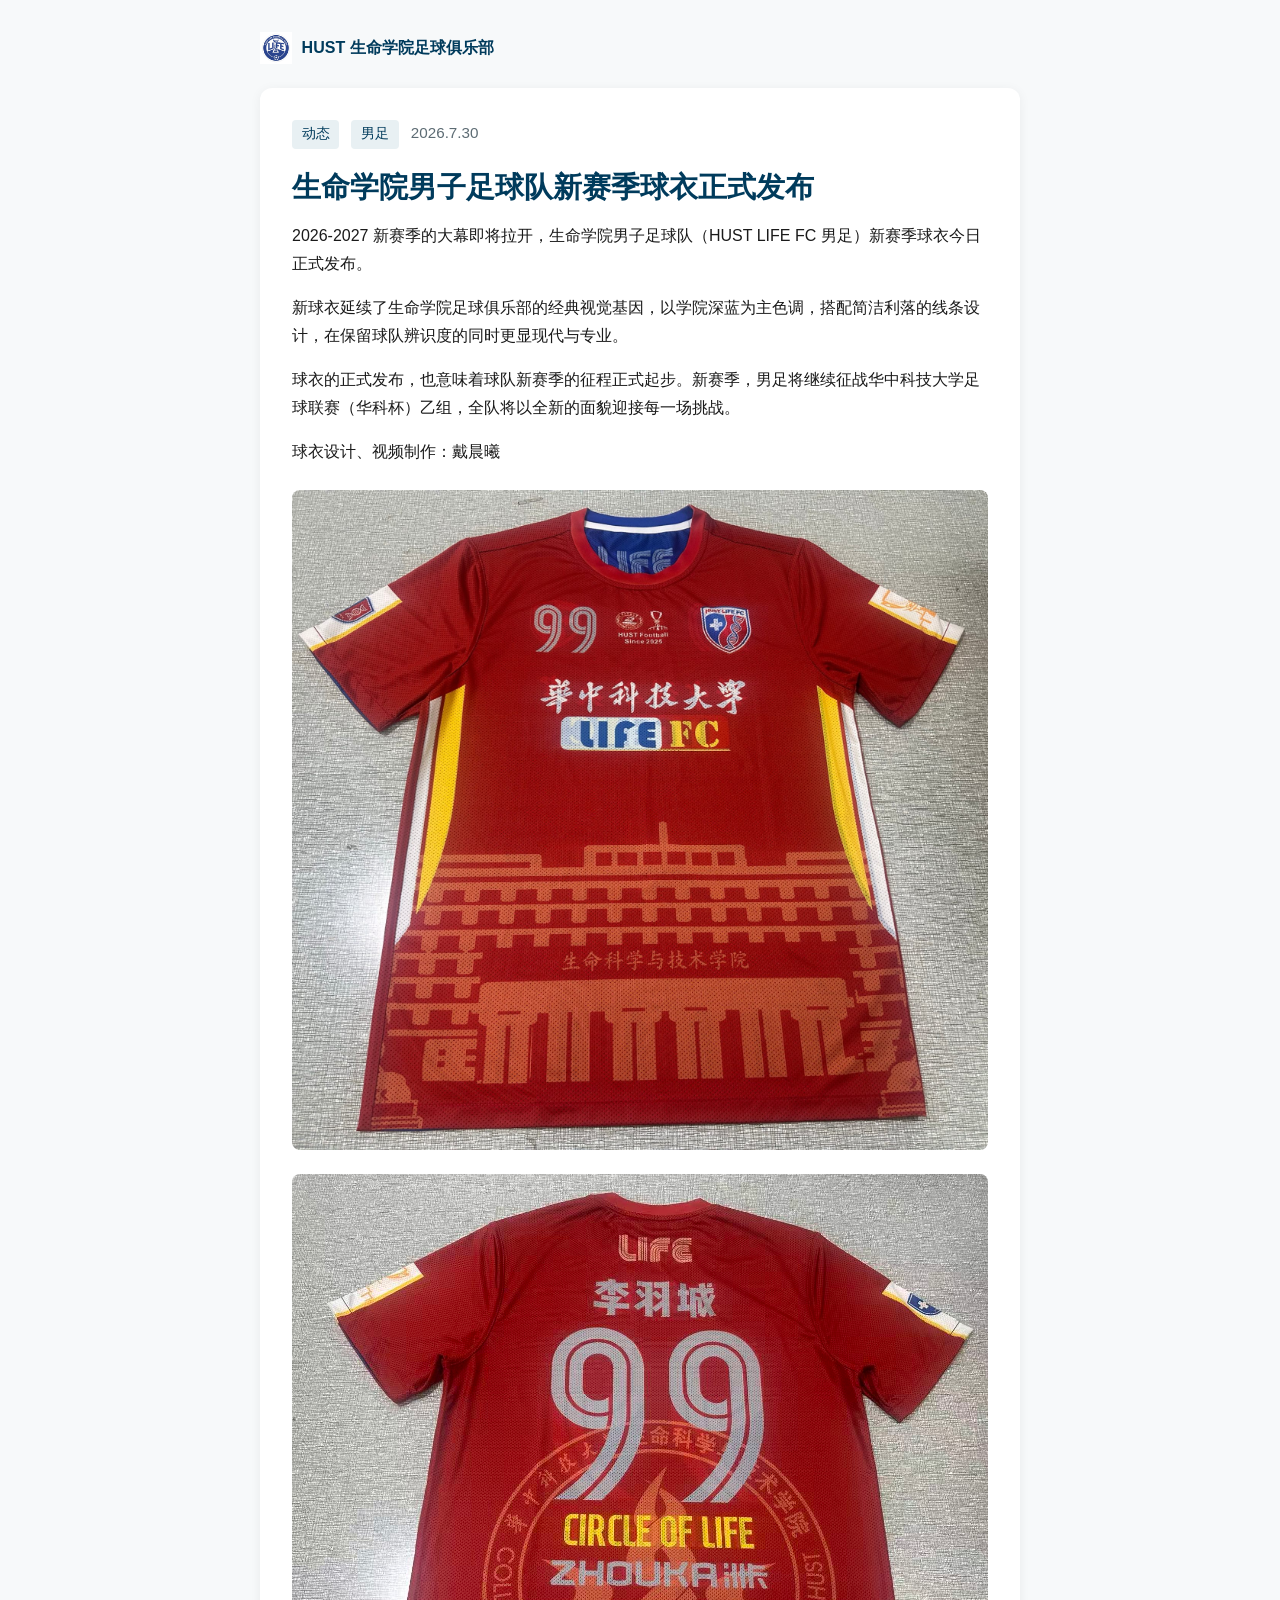
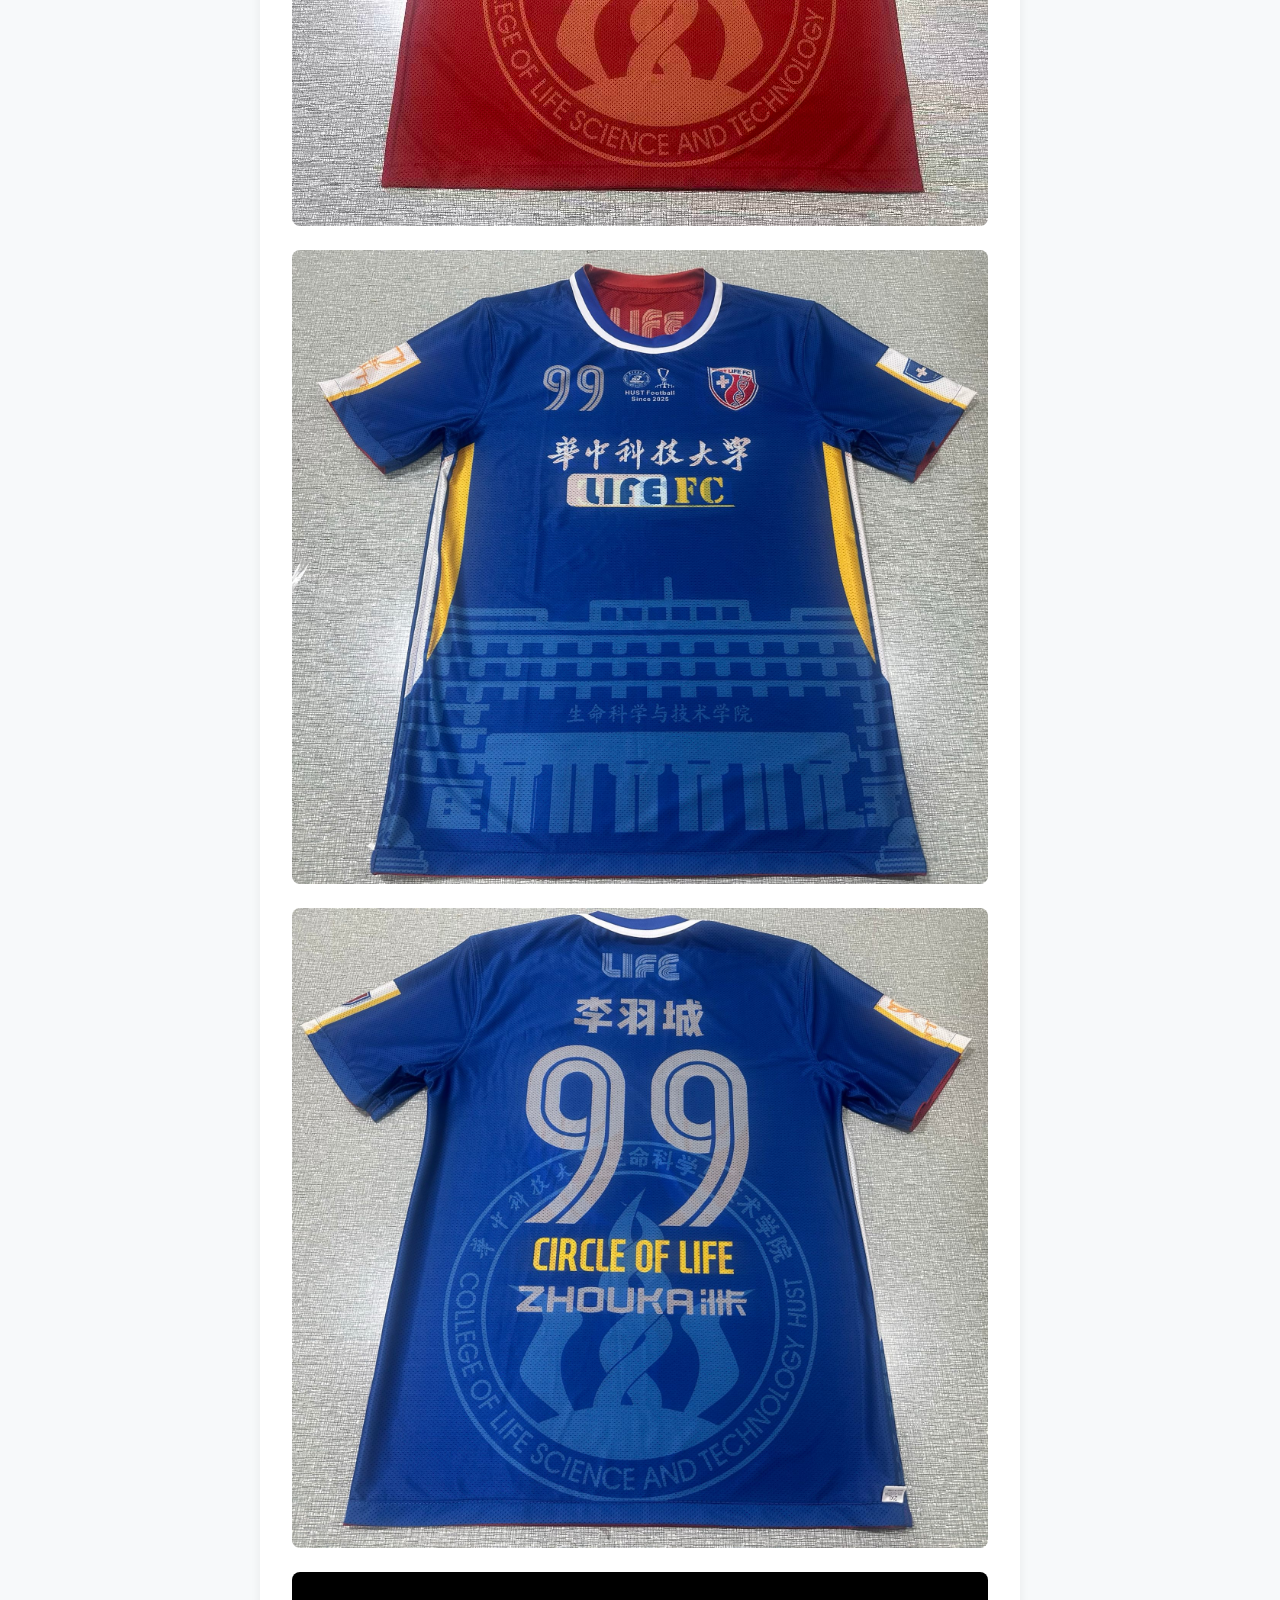
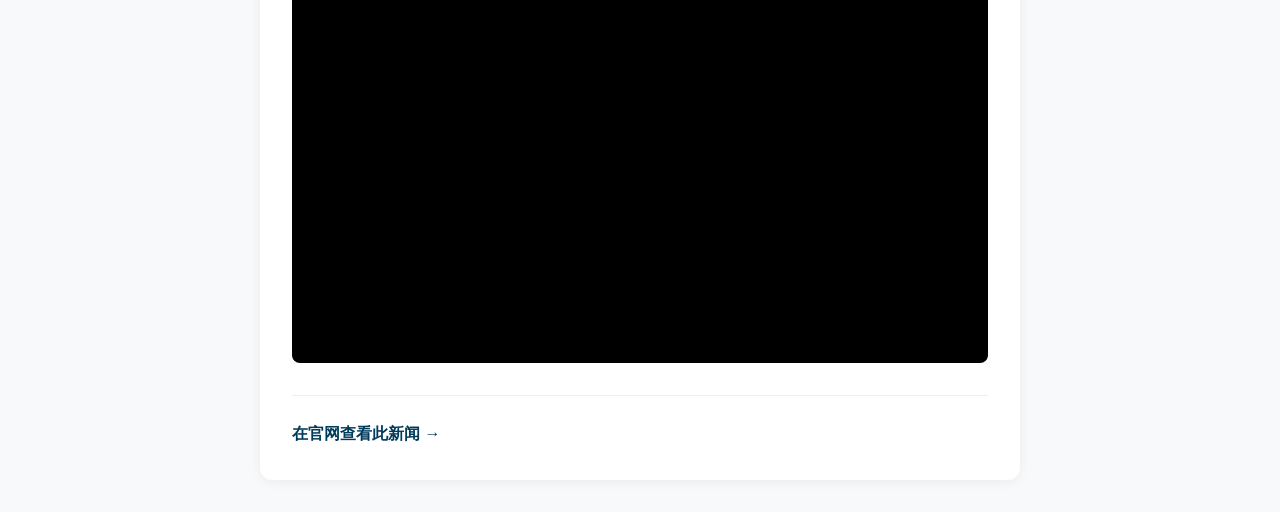
<file: news/2026_07_30.html>
<!DOCTYPE html>
<html lang="zh-CN">
<head>
  <meta charset="UTF-8">
  <meta name="viewport" content="width=device-width, initial-scale=1.0">
  <title>生命学院男子足球队新赛季球衣正式发布 | HUST LIFE FC</title>
  <meta name="description" content="生命学院男子足球队（HUST LIFE FC 男足）2026-2027 新赛季球衣正式发布，延续学院深蓝经典视觉。">
  <meta property="og:site_name" content="HUST 生命学院足球俱乐部 · HUST LIFE FC">
  <meta property="og:title" content="生命学院男子足球队新赛季球衣正式发布">
  <meta property="og:description" content="生命学院男子足球队（HUST LIFE FC 男足）2026-2027 新赛季球衣正式发布，延续学院深蓝经典视觉。">
  <meta property="og:image" content="https://ch-ang17.github.io/hust_lifeFC_website/assets/images/news-kit-2026-red-front.jpg">
  <meta property="og:url" content="https://ch-ang17.github.io/hust_lifeFC_website/news/2026_07_30.html">
  <meta property="og:type" content="article">
  <meta name="twitter:card" content="summary_large_image">
  <meta name="twitter:title" content="生命学院男子足球队新赛季球衣正式发布">
  <meta name="twitter:description" content="生命学院男子足球队（HUST LIFE FC 男足）2026-2027 新赛季球衣正式发布，延续学院深蓝经典视觉。">
  <meta name="twitter:image" content="https://ch-ang17.github.io/hust_lifeFC_website/assets/images/news-kit-2026-red-front.jpg">
  <style>
    body { font-family: -apple-system, BlinkMacSystemFont, "Segoe UI", "PingFang SC", "Microsoft YaHei", sans-serif; background: #f7f9fa; color: #1a1a1a; margin: 0; line-height: 1.75; }
    .wrap { max-width: 760px; margin: 0 auto; padding: 2rem 1.25rem; }
    .brand { display: flex; align-items: center; gap: .6rem; text-decoration: none; color: #003B5C; font-weight: 700; margin-bottom: 1.5rem; }
    .brand img { width: 32px; height: 32px; }
    article { background: #fff; border-radius: 12px; padding: 2rem; box-shadow: 0 2px 12px rgba(0,0,0,.06); }
    .meta { color: #5c6b73; font-size: .95rem; margin-bottom: 1.25rem; }
    .tag { display: inline-block; background: #e8f0f3; color: #003b5c; padding: .15rem .6rem; border-radius: 4px; font-size: .85rem; margin-right: .5rem; }
    h1 { font-size: 1.8rem; line-height: 1.3; margin: 0 0 1rem; color: #003b5c; }
    p { margin: 0 0 1rem; }
    .back { margin-top: 2rem; padding-top: 1.5rem; border-top: 1px solid #e8f0f3; }
    .back a { color: #003b5c; text-decoration: none; font-weight: 600; }
  </style>
</head>
<body>
  <div class="wrap">
    <a class="brand" href="/hust_lifeFC_website/">
      <img src="https://ch-ang17.github.io/hust_lifeFC_website/assets/images/logo-transparent.png" alt="">
      <span>HUST 生命学院足球俱乐部</span>
    </a>
    <article>
      <div class="meta">
        <span class="tag">动态</span>
        <span class="tag">男足</span>
        <time>2026.7.30</time>
      </div>
      <h1>生命学院男子足球队新赛季球衣正式发布</h1>
      <p>2026-2027 新赛季的大幕即将拉开，生命学院男子足球队（HUST LIFE FC 男足）新赛季球衣今日正式发布。</p>
<p>新球衣延续了生命学院足球俱乐部的经典视觉基因，以学院深蓝为主色调，搭配简洁利落的线条设计，在保留球队辨识度的同时更显现代与专业。</p>
<p>球衣的正式发布，也意味着球队新赛季的征程正式起步。新赛季，男足将继续征战华中科技大学足球联赛（华科杯）乙组，全队将以全新的面貌迎接每一场挑战。</p>
<p>球衣设计、视频制作：戴晨曦</p>
      <figure style="margin:1.5rem 0;"><img src="https://ch-ang17.github.io/hust_lifeFC_website/assets/images/news-kit-2026-red-front.jpg" alt="生命学院男子足球队新赛季球衣正式发布" style="max-width:100%;border-radius:8px;display:block;"></figure>
<figure style="margin:1.5rem 0;"><img src="https://ch-ang17.github.io/hust_lifeFC_website/assets/images/news-kit-2026-red-back.jpg" alt="生命学院男子足球队新赛季球衣正式发布" style="max-width:100%;border-radius:8px;display:block;"></figure>
<figure style="margin:1.5rem 0;"><img src="https://ch-ang17.github.io/hust_lifeFC_website/assets/images/news-kit-2026-blue-front.jpg" alt="生命学院男子足球队新赛季球衣正式发布" style="max-width:100%;border-radius:8px;display:block;"></figure>
<figure style="margin:1.5rem 0;"><img src="https://ch-ang17.github.io/hust_lifeFC_website/assets/images/news-kit-2026-blue-back.jpg" alt="生命学院男子足球队新赛季球衣正式发布" style="max-width:100%;border-radius:8px;display:block;"></figure>
      <div style="margin:1.5rem 0;"><iframe src="https://player.bilibili.com/player.html?bvid=BV1kY3X6DEDE&amp;page=1&amp;high_quality=1&amp;autoplay=0" scrolling="no" border="0" frameborder="no" framespacing="0" allowfullscreen="true" loading="lazy" style="display:block;width:100%;aspect-ratio:16/9;height:auto;border:0;border-radius:8px;background:#000;"></iframe></div>
      <div class="back">
        <a href="/hust_lifeFC_website/#/news/2026_07_30">在官网查看此新闻 →</a>
      </div>
    </article>
  </div>
</body>
</html>
</file>
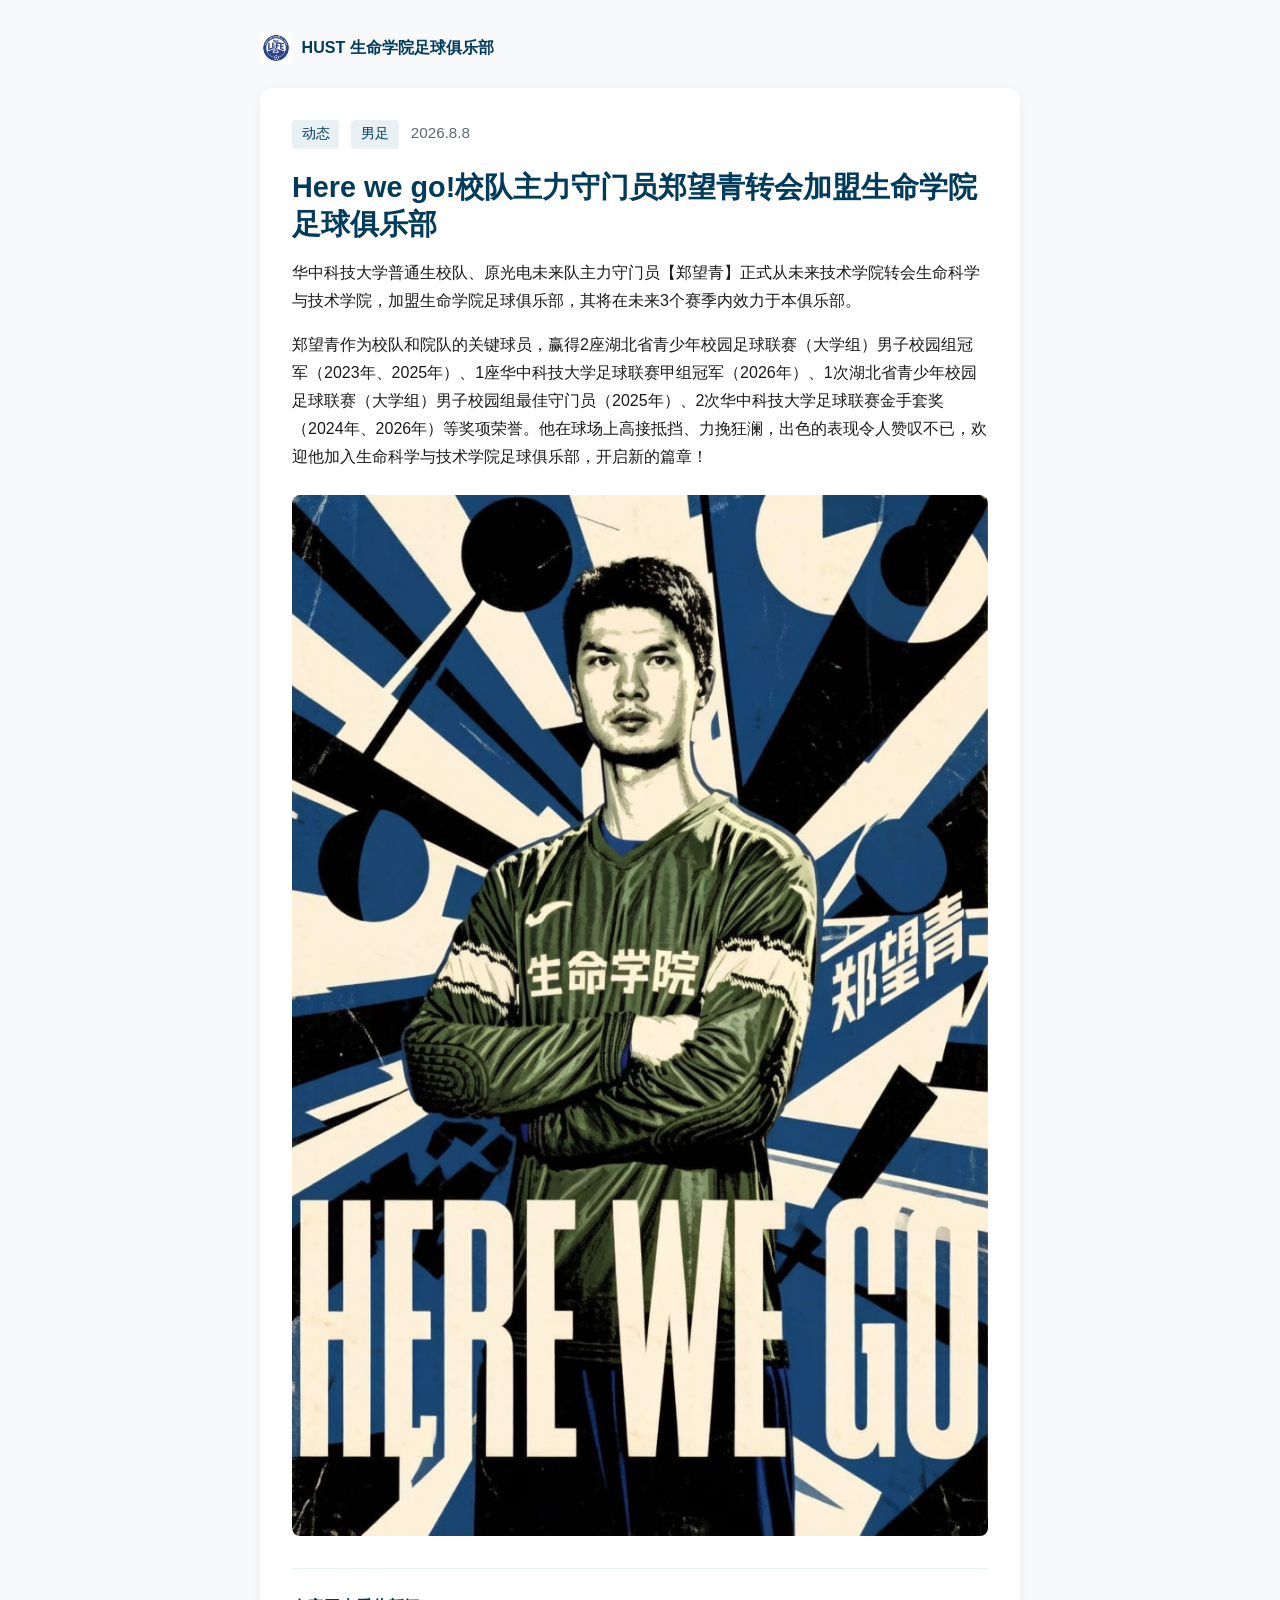
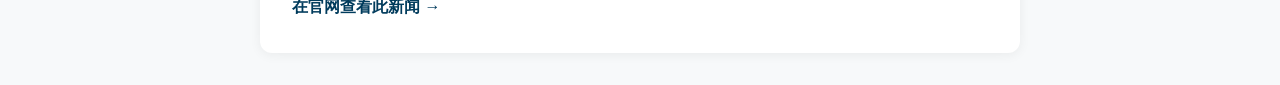
<file: news/2026_08_08.html>
<!DOCTYPE html>
<html lang="zh-CN">
<head>
  <meta charset="UTF-8">
  <meta name="viewport" content="width=device-width, initial-scale=1.0">
  <title>Here we go!校队主力守门员郑望青转会加盟生命学院足球俱乐部 | HUST LIFE FC</title>
  <meta name="description" content="华中科技大学普通生校队、原光电未来队主力守门员郑望青正式转会生命科学与技术学院足球俱乐部，未来3个赛季将效力于本俱乐部。">
  <meta property="og:site_name" content="HUST 生命学院足球俱乐部 · HUST LIFE FC">
  <meta property="og:title" content="Here we go!校队主力守门员郑望青转会加盟生命学院足球俱乐部">
  <meta property="og:description" content="华中科技大学普通生校队、原光电未来队主力守门员郑望青正式转会生命科学与技术学院足球俱乐部，未来3个赛季将效力于本俱乐部。">
  <meta property="og:image" content="https://ch-ang17.github.io/hust_lifeFC_website/assets/images/news-goalkeeper-2026.jpg">
  <meta property="og:url" content="https://ch-ang17.github.io/hust_lifeFC_website/news/2026_08_08.html">
  <meta property="og:type" content="article">
  <meta name="twitter:card" content="summary_large_image">
  <meta name="twitter:title" content="Here we go!校队主力守门员郑望青转会加盟生命学院足球俱乐部">
  <meta name="twitter:description" content="华中科技大学普通生校队、原光电未来队主力守门员郑望青正式转会生命科学与技术学院足球俱乐部，未来3个赛季将效力于本俱乐部。">
  <meta name="twitter:image" content="https://ch-ang17.github.io/hust_lifeFC_website/assets/images/news-goalkeeper-2026.jpg">
  <style>
    body { font-family: -apple-system, BlinkMacSystemFont, "Segoe UI", "PingFang SC", "Microsoft YaHei", sans-serif; background: #f7f9fa; color: #1a1a1a; margin: 0; line-height: 1.75; }
    .wrap { max-width: 760px; margin: 0 auto; padding: 2rem 1.25rem; }
    .brand { display: flex; align-items: center; gap: .6rem; text-decoration: none; color: #003B5C; font-weight: 700; margin-bottom: 1.5rem; }
    .brand img { width: 32px; height: 32px; }
    article { background: #fff; border-radius: 12px; padding: 2rem; box-shadow: 0 2px 12px rgba(0,0,0,.06); }
    .meta { color: #5c6b73; font-size: .95rem; margin-bottom: 1.25rem; }
    .tag { display: inline-block; background: #e8f0f3; color: #003b5c; padding: .15rem .6rem; border-radius: 4px; font-size: .85rem; margin-right: .5rem; }
    h1 { font-size: 1.8rem; line-height: 1.3; margin: 0 0 1rem; color: #003b5c; }
    p { margin: 0 0 1rem; }
    .back { margin-top: 2rem; padding-top: 1.5rem; border-top: 1px solid #e8f0f3; }
    .back a { color: #003b5c; text-decoration: none; font-weight: 600; }
  </style>
</head>
<body>
  <div class="wrap">
    <a class="brand" href="/hust_lifeFC_website/">
      <img src="https://ch-ang17.github.io/hust_lifeFC_website/assets/images/logo-transparent.png" alt="">
      <span>HUST 生命学院足球俱乐部</span>
    </a>
    <article>
      <div class="meta">
        <span class="tag">动态</span>
        <span class="tag">男足</span>
        <time>2026.8.8</time>
      </div>
      <h1>Here we go!校队主力守门员郑望青转会加盟生命学院足球俱乐部</h1>
      <p>华中科技大学普通生校队、原光电未来队主力守门员【郑望青】正式从未来技术学院转会生命科学与技术学院，加盟生命学院足球俱乐部，其将在未来3个赛季内效力于本俱乐部。</p>
<p>郑望青作为校队和院队的关键球员，赢得2座湖北省青少年校园足球联赛（大学组）男子校园组冠军（2023年、2025年）、1座华中科技大学足球联赛甲组冠军（2026年）、1次湖北省青少年校园足球联赛（大学组）男子校园组最佳守门员（2025年）、2次华中科技大学足球联赛金手套奖（2024年、2026年）等奖项荣誉。他在球场上高接抵挡、力挽狂澜，出色的表现令人赞叹不已，欢迎他加入生命科学与技术学院足球俱乐部，开启新的篇章！</p>
      <figure style="margin:1.5rem 0;"><img src="https://ch-ang17.github.io/hust_lifeFC_website/assets/images/news-goalkeeper-2026.jpg" alt="Here we go!校队主力守门员郑望青转会加盟生命学院足球俱乐部" style="max-width:100%;border-radius:8px;display:block;"></figure>
      
      <div class="back">
        <a href="/hust_lifeFC_website/#/news/2026_08_08">在官网查看此新闻 →</a>
      </div>
    </article>
  </div>
</body>
</html>
</file>
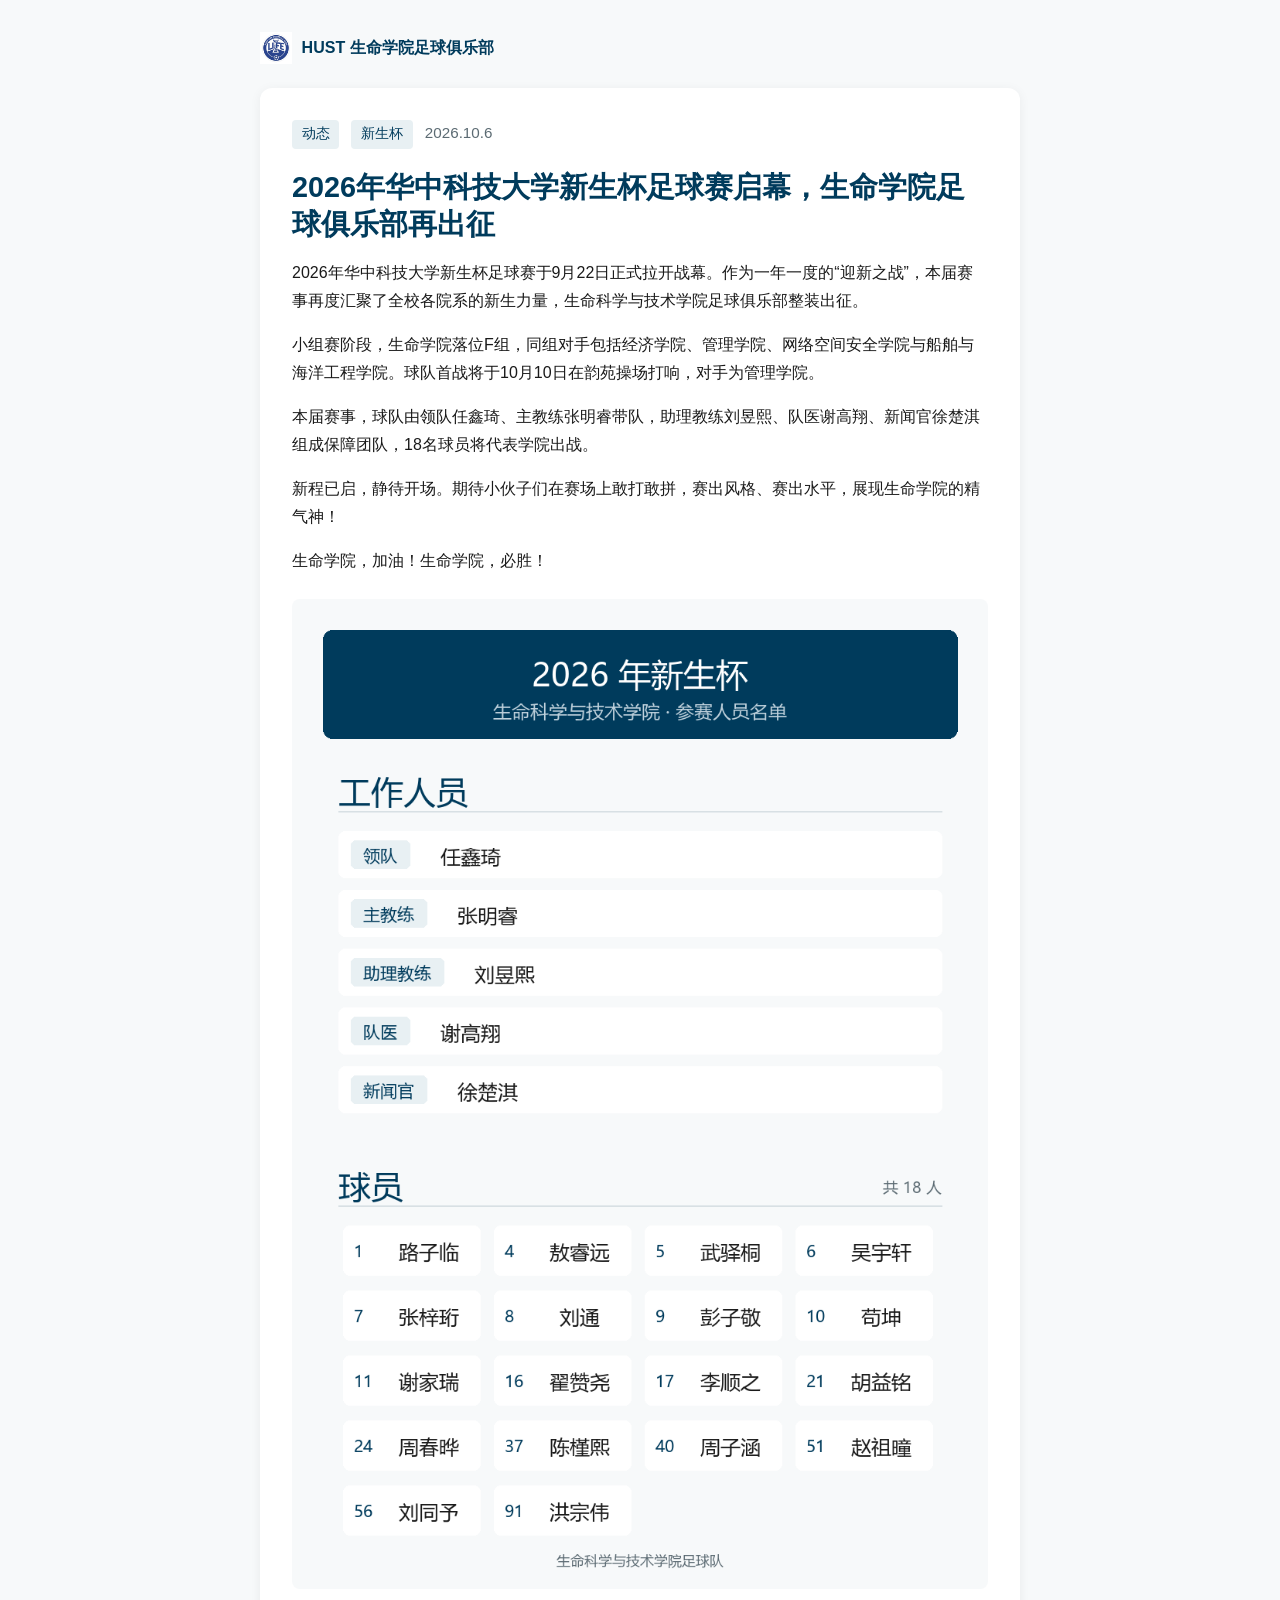
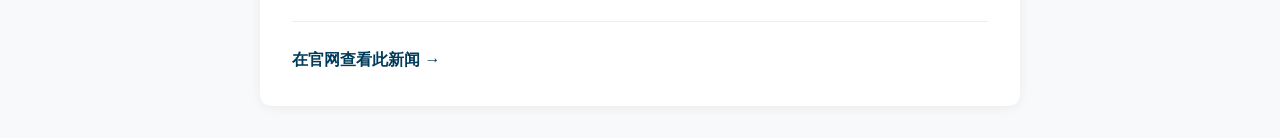
<file: news/2026_10_06.html>
<!DOCTYPE html>
<html lang="zh-CN">
<head>
  <meta charset="UTF-8">
  <meta name="viewport" content="width=device-width, initial-scale=1.0">
  <title>2026年华中科技大学新生杯足球赛启幕，生命学院足球俱乐部再出征 | HUST LIFE FC</title>
  <meta name="description" content="2026年华中科技大学新生杯足球赛于9月22日开赛，生命学院落位F组，同组对手为经济学院、管理学院、网络空间安全学院、船舶与海洋工程学院，首战10月10日韵苑操场对阵管理学院。">
  <meta property="og:site_name" content="HUST 生命学院足球俱乐部 · HUST LIFE FC">
  <meta property="og:title" content="2026年华中科技大学新生杯足球赛启幕，生命学院足球俱乐部再出征">
  <meta property="og:description" content="2026年华中科技大学新生杯足球赛于9月22日开赛，生命学院落位F组，同组对手为经济学院、管理学院、网络空间安全学院、船舶与海洋工程学院，首战10月10日韵苑操场对阵管理学院。">
  <meta property="og:image" content="https://ch-ang17.github.io/hust_lifeFC_website/assets/images/news-freshman-cup-2026-roster.png">
  <meta property="og:url" content="https://ch-ang17.github.io/hust_lifeFC_website/news/2026_10_06.html">
  <meta property="og:type" content="article">
  <meta name="twitter:card" content="summary_large_image">
  <meta name="twitter:title" content="2026年华中科技大学新生杯足球赛启幕，生命学院足球俱乐部再出征">
  <meta name="twitter:description" content="2026年华中科技大学新生杯足球赛于9月22日开赛，生命学院落位F组，同组对手为经济学院、管理学院、网络空间安全学院、船舶与海洋工程学院，首战10月10日韵苑操场对阵管理学院。">
  <meta name="twitter:image" content="https://ch-ang17.github.io/hust_lifeFC_website/assets/images/news-freshman-cup-2026-roster.png">
  <style>
    body { font-family: -apple-system, BlinkMacSystemFont, "Segoe UI", "PingFang SC", "Microsoft YaHei", sans-serif; background: #f7f9fa; color: #1a1a1a; margin: 0; line-height: 1.75; }
    .wrap { max-width: 760px; margin: 0 auto; padding: 2rem 1.25rem; }
    .brand { display: flex; align-items: center; gap: .6rem; text-decoration: none; color: #003B5C; font-weight: 700; margin-bottom: 1.5rem; }
    .brand img { width: 32px; height: 32px; }
    article { background: #fff; border-radius: 12px; padding: 2rem; box-shadow: 0 2px 12px rgba(0,0,0,.06); }
    .meta { color: #5c6b73; font-size: .95rem; margin-bottom: 1.25rem; }
    .tag { display: inline-block; background: #e8f0f3; color: #003b5c; padding: .15rem .6rem; border-radius: 4px; font-size: .85rem; margin-right: .5rem; }
    h1 { font-size: 1.8rem; line-height: 1.3; margin: 0 0 1rem; color: #003b5c; }
    p { margin: 0 0 1rem; }
    .back { margin-top: 2rem; padding-top: 1.5rem; border-top: 1px solid #e8f0f3; }
    .back a { color: #003b5c; text-decoration: none; font-weight: 600; }
  </style>
</head>
<body>
  <div class="wrap">
    <a class="brand" href="/hust_lifeFC_website/">
      <img src="https://ch-ang17.github.io/hust_lifeFC_website/assets/images/logo-transparent.png" alt="">
      <span>HUST 生命学院足球俱乐部</span>
    </a>
    <article>
      <div class="meta">
        <span class="tag">动态</span>
        <span class="tag">新生杯</span>
        <time>2026.10.6</time>
      </div>
      <h1>2026年华中科技大学新生杯足球赛启幕，生命学院足球俱乐部再出征</h1>
      <p>2026年华中科技大学新生杯足球赛于9月22日正式拉开战幕。作为一年一度的“迎新之战”，本届赛事再度汇聚了全校各院系的新生力量，生命科学与技术学院足球俱乐部整装出征。</p>
<p>小组赛阶段，生命学院落位F组，同组对手包括经济学院、管理学院、网络空间安全学院与船舶与海洋工程学院。球队首战将于10月10日在韵苑操场打响，对手为管理学院。</p>
<p>本届赛事，球队由领队任鑫琦、主教练张明睿带队，助理教练刘昱熙、队医谢高翔、新闻官徐楚淇组成保障团队，18名球员将代表学院出战。</p>
<p>新程已启，静待开场。期待小伙子们在赛场上敢打敢拼，赛出风格、赛出水平，展现生命学院的精气神！</p>
<p>生命学院，加油！生命学院，必胜！</p>
      <figure style="margin:1.5rem 0;"><img src="https://ch-ang17.github.io/hust_lifeFC_website/assets/images/news-freshman-cup-2026-roster.png" alt="2026年华中科技大学新生杯足球赛启幕，生命学院足球俱乐部再出征" style="max-width:100%;border-radius:8px;display:block;"></figure>
      
      <div class="back">
        <a href="/hust_lifeFC_website/#/news/2026_10_06">在官网查看此新闻 →</a>
      </div>
    </article>
  </div>
</body>
</html>
</file>
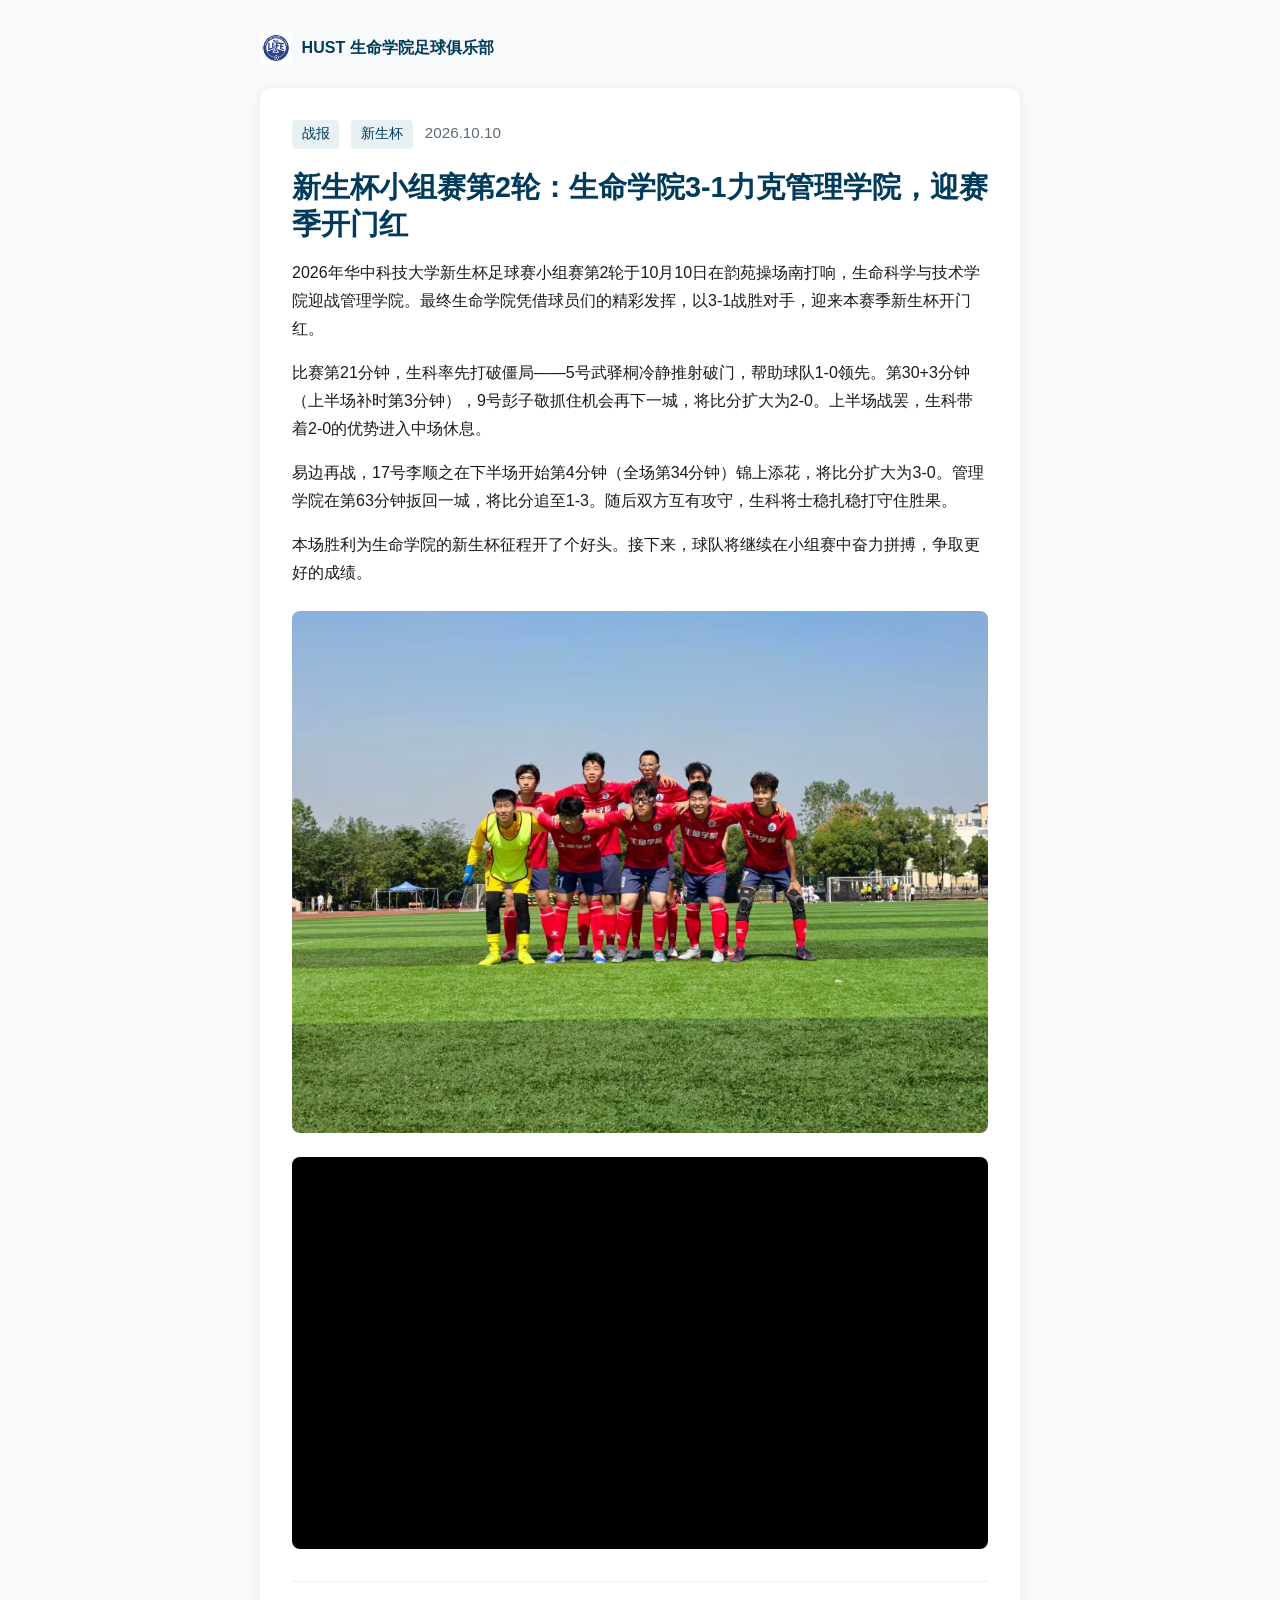
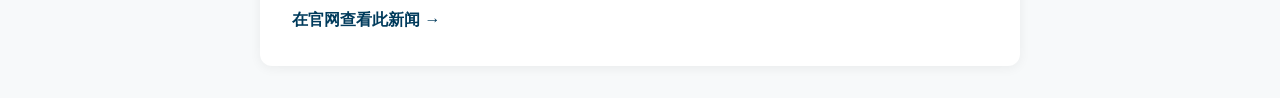
<file: news/2026_10_10.html>
<!DOCTYPE html>
<html lang="zh-CN">
<head>
  <meta charset="UTF-8">
  <meta name="viewport" content="width=device-width, initial-scale=1.0">
  <title>新生杯小组赛第2轮：生命学院3-1力克管理学院，迎赛季开门红 | HUST LIFE FC</title>
  <meta name="description" content="2026年华中科技大学新生杯足球赛小组赛第2轮，生命科学与技术学院3-1战胜管理学院，5号武驿桐、9号彭子敬、17号李顺之先后破门，迎来本赛季新生杯开门红。">
  <meta property="og:site_name" content="HUST 生命学院足球俱乐部 · HUST LIFE FC">
  <meta property="og:title" content="新生杯小组赛第2轮：生命学院3-1力克管理学院，迎赛季开门红">
  <meta property="og:description" content="2026年华中科技大学新生杯足球赛小组赛第2轮，生命科学与技术学院3-1战胜管理学院，5号武驿桐、9号彭子敬、17号李顺之先后破门，迎来本赛季新生杯开门红。">
  <meta property="og:image" content="https://ch-ang17.github.io/hust_lifeFC_website/assets/images/news-20261010-match.jpg">
  <meta property="og:url" content="https://ch-ang17.github.io/hust_lifeFC_website/news/2026_10_10.html">
  <meta property="og:type" content="article">
  <meta name="twitter:card" content="summary_large_image">
  <meta name="twitter:title" content="新生杯小组赛第2轮：生命学院3-1力克管理学院，迎赛季开门红">
  <meta name="twitter:description" content="2026年华中科技大学新生杯足球赛小组赛第2轮，生命科学与技术学院3-1战胜管理学院，5号武驿桐、9号彭子敬、17号李顺之先后破门，迎来本赛季新生杯开门红。">
  <meta name="twitter:image" content="https://ch-ang17.github.io/hust_lifeFC_website/assets/images/news-20261010-match.jpg">
  <style>
    body { font-family: -apple-system, BlinkMacSystemFont, "Segoe UI", "PingFang SC", "Microsoft YaHei", sans-serif; background: #f7f9fa; color: #1a1a1a; margin: 0; line-height: 1.75; }
    .wrap { max-width: 760px; margin: 0 auto; padding: 2rem 1.25rem; }
    .brand { display: flex; align-items: center; gap: .6rem; text-decoration: none; color: #003B5C; font-weight: 700; margin-bottom: 1.5rem; }
    .brand img { width: 32px; height: 32px; }
    article { background: #fff; border-radius: 12px; padding: 2rem; box-shadow: 0 2px 12px rgba(0,0,0,.06); }
    .meta { color: #5c6b73; font-size: .95rem; margin-bottom: 1.25rem; }
    .tag { display: inline-block; background: #e8f0f3; color: #003b5c; padding: .15rem .6rem; border-radius: 4px; font-size: .85rem; margin-right: .5rem; }
    h1 { font-size: 1.8rem; line-height: 1.3; margin: 0 0 1rem; color: #003b5c; }
    p { margin: 0 0 1rem; }
    .back { margin-top: 2rem; padding-top: 1.5rem; border-top: 1px solid #e8f0f3; }
    .back a { color: #003b5c; text-decoration: none; font-weight: 600; }
  </style>
</head>
<body>
  <div class="wrap">
    <a class="brand" href="/hust_lifeFC_website/">
      <img src="https://ch-ang17.github.io/hust_lifeFC_website/assets/images/logo-transparent.png" alt="">
      <span>HUST 生命学院足球俱乐部</span>
    </a>
    <article>
      <div class="meta">
        <span class="tag">战报</span>
        <span class="tag">新生杯</span>
        <time>2026.10.10</time>
      </div>
      <h1>新生杯小组赛第2轮：生命学院3-1力克管理学院，迎赛季开门红</h1>
      <p>2026年华中科技大学新生杯足球赛小组赛第2轮于10月10日在韵苑操场南打响，生命科学与技术学院迎战管理学院。最终生命学院凭借球员们的精彩发挥，以3-1战胜对手，迎来本赛季新生杯开门红。</p>
<p>比赛第21分钟，生科率先打破僵局——5号武驿桐冷静推射破门，帮助球队1-0领先。第30+3分钟（上半场补时第3分钟），9号彭子敬抓住机会再下一城，将比分扩大为2-0。上半场战罢，生科带着2-0的优势进入中场休息。</p>
<p>易边再战，17号李顺之在下半场开始第4分钟（全场第34分钟）锦上添花，将比分扩大为3-0。管理学院在第63分钟扳回一城，将比分追至1-3。随后双方互有攻守，生科将士稳扎稳打守住胜果。</p>
<p>本场胜利为生命学院的新生杯征程开了个好头。接下来，球队将继续在小组赛中奋力拼搏，争取更好的成绩。</p>
      <figure style="margin:1.5rem 0;"><img src="https://ch-ang17.github.io/hust_lifeFC_website/assets/images/news-20261010-match.jpg" alt="新生杯小组赛第2轮：生命学院3-1力克管理学院，迎赛季开门红" style="max-width:100%;border-radius:8px;display:block;"></figure>
      <div style="margin:1.5rem 0;"><iframe src="https://player.bilibili.com/player.html?bvid=BV1Jvpu6SEjk&amp;page=1&amp;high_quality=1&amp;autoplay=0" scrolling="no" border="0" frameborder="no" framespacing="0" allowfullscreen="true" loading="lazy" style="display:block;width:100%;aspect-ratio:16/9;height:auto;border:0;border-radius:8px;background:#000;"></iframe></div>
      <div class="back">
        <a href="/hust_lifeFC_website/#/news/2026_10_10">在官网查看此新闻 →</a>
      </div>
    </article>
  </div>
</body>
</html>
</file>
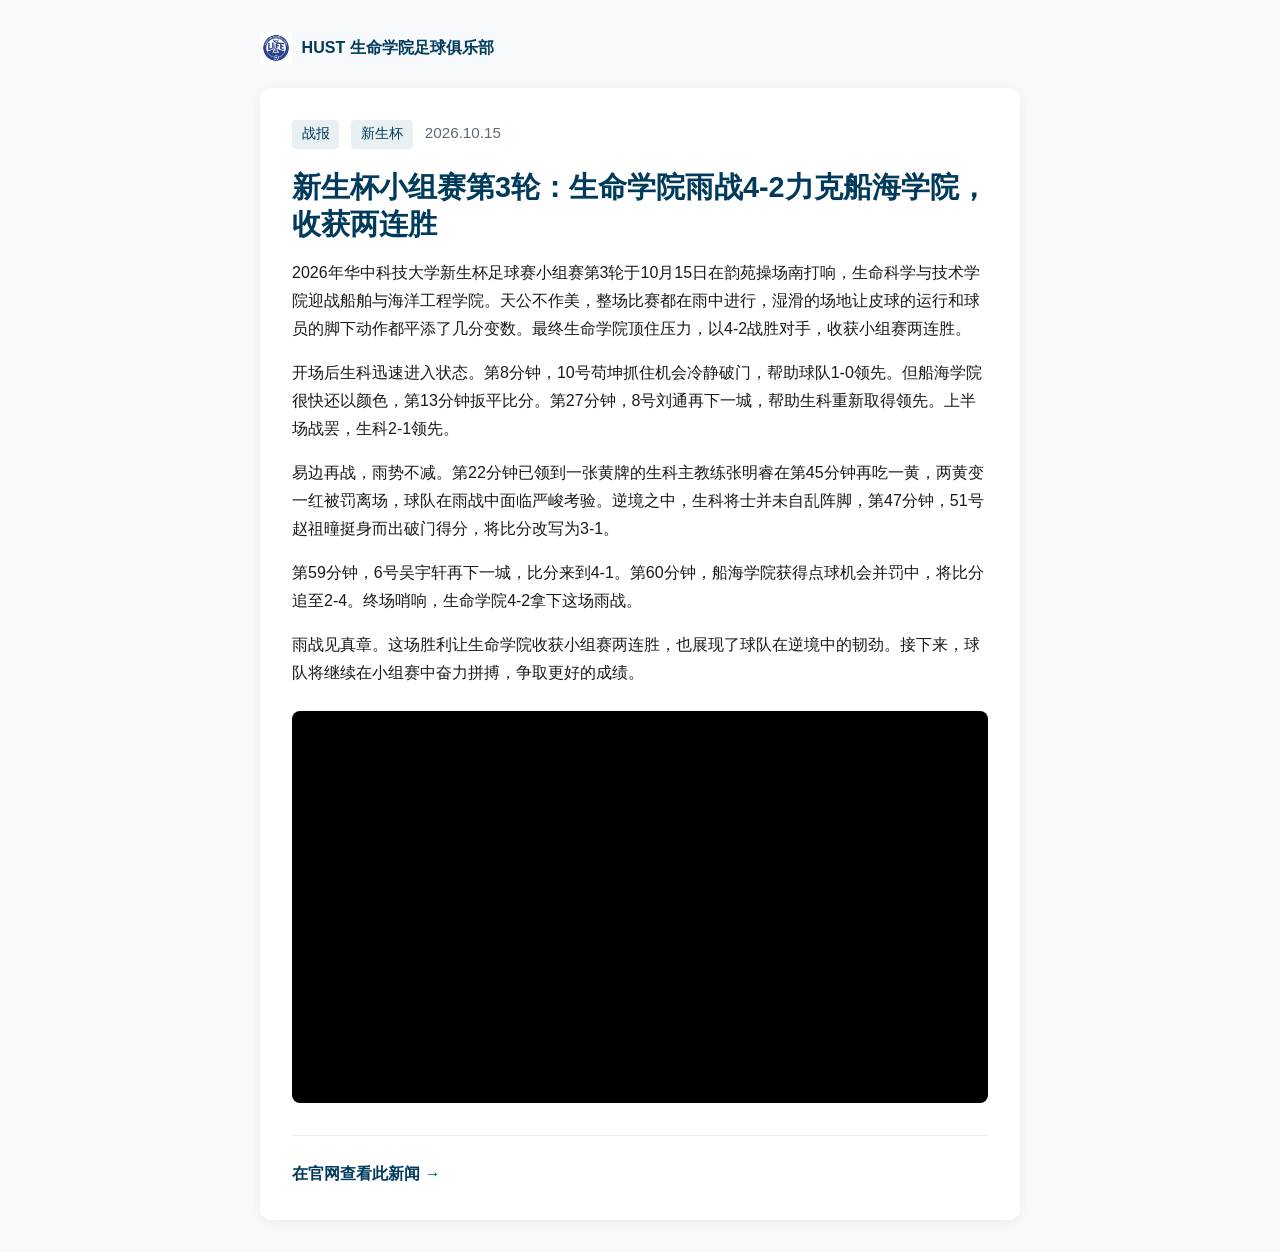
<file: news/2026_10_15.html>
<!DOCTYPE html>
<html lang="zh-CN">
<head>
  <meta charset="UTF-8">
  <meta name="viewport" content="width=device-width, initial-scale=1.0">
  <title>新生杯小组赛第3轮：生命学院雨战4-2力克船海学院，收获两连胜 | HUST LIFE FC</title>
  <meta name="description" content="2026年华中科技大学新生杯足球赛小组赛第3轮，生命科学与技术学院在雨战中4-2战胜船舶与海洋工程学院，10号苟坤、8号刘通、51号赵祖曈、6号吴宇轩先后建功，收获小组赛两连胜。">
  <meta property="og:site_name" content="HUST 生命学院足球俱乐部 · HUST LIFE FC">
  <meta property="og:title" content="新生杯小组赛第3轮：生命学院雨战4-2力克船海学院，收获两连胜">
  <meta property="og:description" content="2026年华中科技大学新生杯足球赛小组赛第3轮，生命科学与技术学院在雨战中4-2战胜船舶与海洋工程学院，10号苟坤、8号刘通、51号赵祖曈、6号吴宇轩先后建功，收获小组赛两连胜。">
  <meta property="og:image" content="https://ch-ang17.github.io/hust_lifeFC_website/assets/images/logo-transparent.png">
  <meta property="og:url" content="https://ch-ang17.github.io/hust_lifeFC_website/news/2026_10_15.html">
  <meta property="og:type" content="article">
  <meta name="twitter:card" content="summary_large_image">
  <meta name="twitter:title" content="新生杯小组赛第3轮：生命学院雨战4-2力克船海学院，收获两连胜">
  <meta name="twitter:description" content="2026年华中科技大学新生杯足球赛小组赛第3轮，生命科学与技术学院在雨战中4-2战胜船舶与海洋工程学院，10号苟坤、8号刘通、51号赵祖曈、6号吴宇轩先后建功，收获小组赛两连胜。">
  <meta name="twitter:image" content="https://ch-ang17.github.io/hust_lifeFC_website/assets/images/logo-transparent.png">
  <style>
    body { font-family: -apple-system, BlinkMacSystemFont, "Segoe UI", "PingFang SC", "Microsoft YaHei", sans-serif; background: #f7f9fa; color: #1a1a1a; margin: 0; line-height: 1.75; }
    .wrap { max-width: 760px; margin: 0 auto; padding: 2rem 1.25rem; }
    .brand { display: flex; align-items: center; gap: .6rem; text-decoration: none; color: #003B5C; font-weight: 700; margin-bottom: 1.5rem; }
    .brand img { width: 32px; height: 32px; }
    article { background: #fff; border-radius: 12px; padding: 2rem; box-shadow: 0 2px 12px rgba(0,0,0,.06); }
    .meta { color: #5c6b73; font-size: .95rem; margin-bottom: 1.25rem; }
    .tag { display: inline-block; background: #e8f0f3; color: #003b5c; padding: .15rem .6rem; border-radius: 4px; font-size: .85rem; margin-right: .5rem; }
    h1 { font-size: 1.8rem; line-height: 1.3; margin: 0 0 1rem; color: #003b5c; }
    p { margin: 0 0 1rem; }
    .back { margin-top: 2rem; padding-top: 1.5rem; border-top: 1px solid #e8f0f3; }
    .back a { color: #003b5c; text-decoration: none; font-weight: 600; }
  </style>
</head>
<body>
  <div class="wrap">
    <a class="brand" href="/hust_lifeFC_website/">
      <img src="https://ch-ang17.github.io/hust_lifeFC_website/assets/images/logo-transparent.png" alt="">
      <span>HUST 生命学院足球俱乐部</span>
    </a>
    <article>
      <div class="meta">
        <span class="tag">战报</span>
        <span class="tag">新生杯</span>
        <time>2026.10.15</time>
      </div>
      <h1>新生杯小组赛第3轮：生命学院雨战4-2力克船海学院，收获两连胜</h1>
      <p>2026年华中科技大学新生杯足球赛小组赛第3轮于10月15日在韵苑操场南打响，生命科学与技术学院迎战船舶与海洋工程学院。天公不作美，整场比赛都在雨中进行，湿滑的场地让皮球的运行和球员的脚下动作都平添了几分变数。最终生命学院顶住压力，以4-2战胜对手，收获小组赛两连胜。</p>
<p>开场后生科迅速进入状态。第8分钟，10号苟坤抓住机会冷静破门，帮助球队1-0领先。但船海学院很快还以颜色，第13分钟扳平比分。第27分钟，8号刘通再下一城，帮助生科重新取得领先。上半场战罢，生科2-1领先。</p>
<p>易边再战，雨势不减。第22分钟已领到一张黄牌的生科主教练张明睿在第45分钟再吃一黄，两黄变一红被罚离场，球队在雨战中面临严峻考验。逆境之中，生科将士并未自乱阵脚，第47分钟，51号赵祖曈挺身而出破门得分，将比分改写为3-1。</p>
<p>第59分钟，6号吴宇轩再下一城，比分来到4-1。第60分钟，船海学院获得点球机会并罚中，将比分追至2-4。终场哨响，生命学院4-2拿下这场雨战。</p>
<p>雨战见真章。这场胜利让生命学院收获小组赛两连胜，也展现了球队在逆境中的韧劲。接下来，球队将继续在小组赛中奋力拼搏，争取更好的成绩。</p>
      
      <div style="margin:1.5rem 0;"><iframe src="https://player.bilibili.com/player.html?bvid=BV1zqJ16VEj9&amp;page=1&amp;high_quality=1&amp;autoplay=0" scrolling="no" border="0" frameborder="no" framespacing="0" allowfullscreen="true" loading="lazy" style="display:block;width:100%;aspect-ratio:16/9;height:auto;border:0;border-radius:8px;background:#000;"></iframe></div>
      <div class="back">
        <a href="/hust_lifeFC_website/#/news/2026_10_15">在官网查看此新闻 →</a>
      </div>
    </article>
  </div>
</body>
</html>
</file>
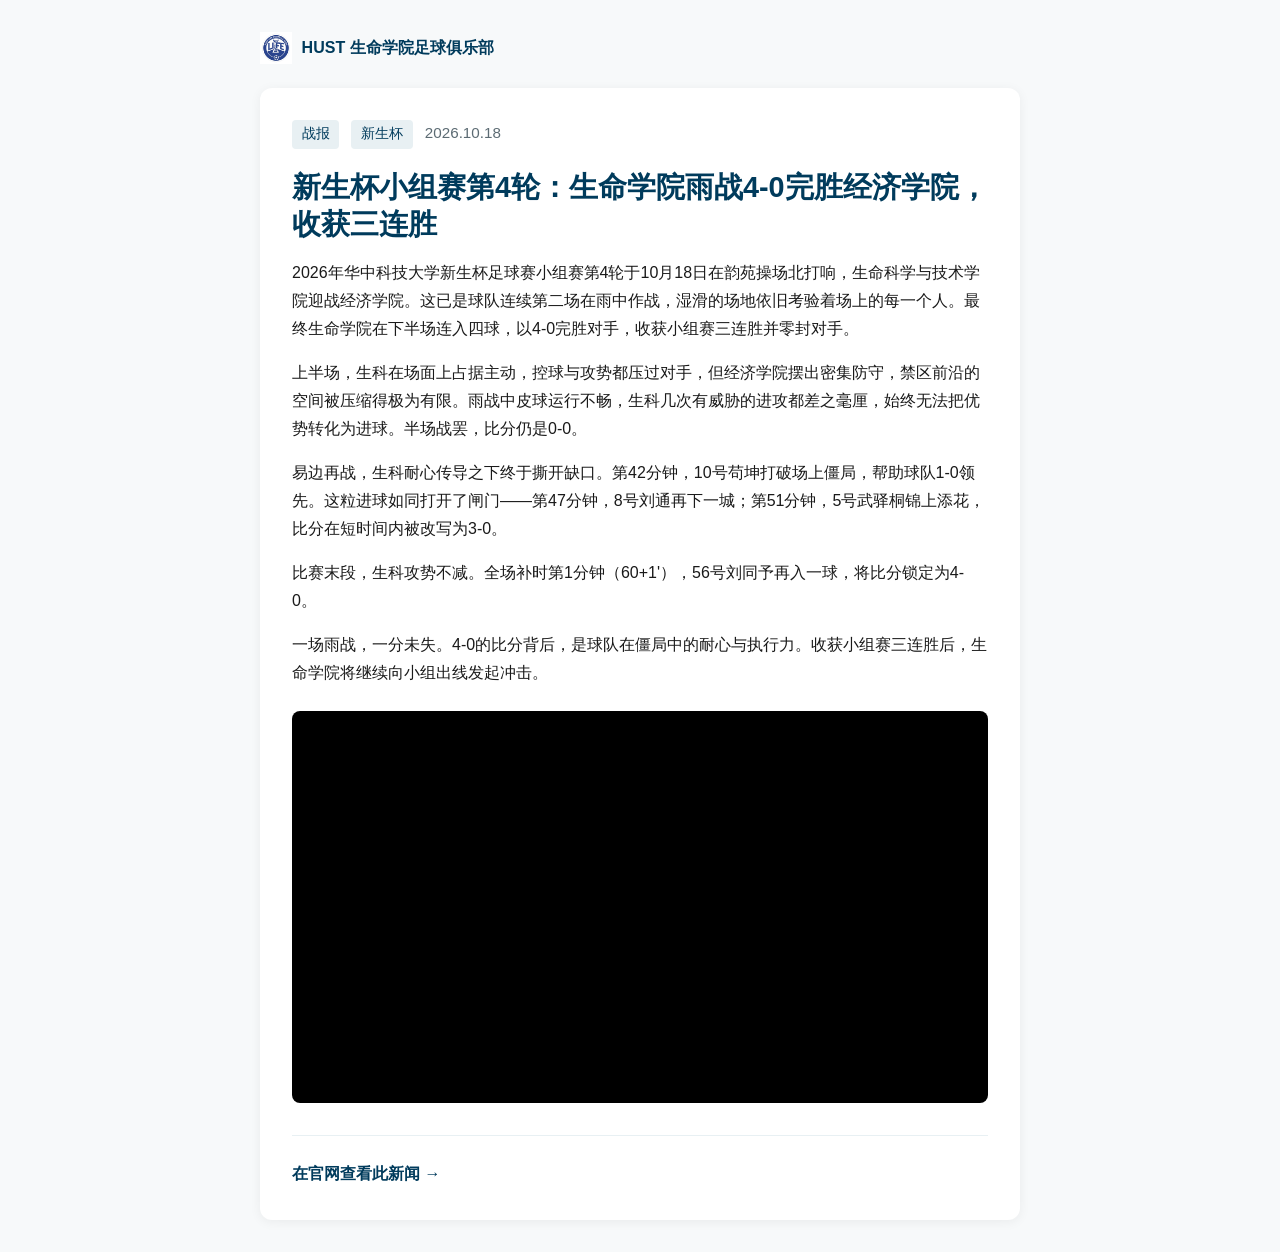
<file: news/2026_10_18.html>
<!DOCTYPE html>
<html lang="zh-CN">
<head>
  <meta charset="UTF-8">
  <meta name="viewport" content="width=device-width, initial-scale=1.0">
  <title>新生杯小组赛第4轮：生命学院雨战4-0完胜经济学院，收获三连胜 | HUST LIFE FC</title>
  <meta name="description" content="2026年华中科技大学新生杯足球赛小组赛第4轮，生命科学与技术学院在雨战中4-0战胜经济学院。上半场生科围攻无果，下半场10号苟坤、8号刘通、5号武驿桐、56号刘同予先后破门，球队收获小组赛三连胜并零封对手。">
  <meta property="og:site_name" content="HUST 生命学院足球俱乐部 · HUST LIFE FC">
  <meta property="og:title" content="新生杯小组赛第4轮：生命学院雨战4-0完胜经济学院，收获三连胜">
  <meta property="og:description" content="2026年华中科技大学新生杯足球赛小组赛第4轮，生命科学与技术学院在雨战中4-0战胜经济学院。上半场生科围攻无果，下半场10号苟坤、8号刘通、5号武驿桐、56号刘同予先后破门，球队收获小组赛三连胜并零封对手。">
  <meta property="og:image" content="https://ch-ang17.github.io/hust_lifeFC_website/assets/images/logo-transparent.png">
  <meta property="og:url" content="https://ch-ang17.github.io/hust_lifeFC_website/news/2026_10_18.html">
  <meta property="og:type" content="article">
  <meta name="twitter:card" content="summary_large_image">
  <meta name="twitter:title" content="新生杯小组赛第4轮：生命学院雨战4-0完胜经济学院，收获三连胜">
  <meta name="twitter:description" content="2026年华中科技大学新生杯足球赛小组赛第4轮，生命科学与技术学院在雨战中4-0战胜经济学院。上半场生科围攻无果，下半场10号苟坤、8号刘通、5号武驿桐、56号刘同予先后破门，球队收获小组赛三连胜并零封对手。">
  <meta name="twitter:image" content="https://ch-ang17.github.io/hust_lifeFC_website/assets/images/logo-transparent.png">
  <style>
    body { font-family: -apple-system, BlinkMacSystemFont, "Segoe UI", "PingFang SC", "Microsoft YaHei", sans-serif; background: #f7f9fa; color: #1a1a1a; margin: 0; line-height: 1.75; }
    .wrap { max-width: 760px; margin: 0 auto; padding: 2rem 1.25rem; }
    .brand { display: flex; align-items: center; gap: .6rem; text-decoration: none; color: #003B5C; font-weight: 700; margin-bottom: 1.5rem; }
    .brand img { width: 32px; height: 32px; }
    article { background: #fff; border-radius: 12px; padding: 2rem; box-shadow: 0 2px 12px rgba(0,0,0,.06); }
    .meta { color: #5c6b73; font-size: .95rem; margin-bottom: 1.25rem; }
    .tag { display: inline-block; background: #e8f0f3; color: #003b5c; padding: .15rem .6rem; border-radius: 4px; font-size: .85rem; margin-right: .5rem; }
    h1 { font-size: 1.8rem; line-height: 1.3; margin: 0 0 1rem; color: #003b5c; }
    p { margin: 0 0 1rem; }
    .back { margin-top: 2rem; padding-top: 1.5rem; border-top: 1px solid #e8f0f3; }
    .back a { color: #003b5c; text-decoration: none; font-weight: 600; }
  </style>
</head>
<body>
  <div class="wrap">
    <a class="brand" href="/hust_lifeFC_website/">
      <img src="https://ch-ang17.github.io/hust_lifeFC_website/assets/images/logo-transparent.png" alt="">
      <span>HUST 生命学院足球俱乐部</span>
    </a>
    <article>
      <div class="meta">
        <span class="tag">战报</span>
        <span class="tag">新生杯</span>
        <time>2026.10.18</time>
      </div>
      <h1>新生杯小组赛第4轮：生命学院雨战4-0完胜经济学院，收获三连胜</h1>
      <p>2026年华中科技大学新生杯足球赛小组赛第4轮于10月18日在韵苑操场北打响，生命科学与技术学院迎战经济学院。这已是球队连续第二场在雨中作战，湿滑的场地依旧考验着场上的每一个人。最终生命学院在下半场连入四球，以4-0完胜对手，收获小组赛三连胜并零封对手。</p>
<p>上半场，生科在场面上占据主动，控球与攻势都压过对手，但经济学院摆出密集防守，禁区前沿的空间被压缩得极为有限。雨战中皮球运行不畅，生科几次有威胁的进攻都差之毫厘，始终无法把优势转化为进球。半场战罢，比分仍是0-0。</p>
<p>易边再战，生科耐心传导之下终于撕开缺口。第42分钟，10号苟坤打破场上僵局，帮助球队1-0领先。这粒进球如同打开了闸门——第47分钟，8号刘通再下一城；第51分钟，5号武驿桐锦上添花，比分在短时间内被改写为3-0。</p>
<p>比赛末段，生科攻势不减。全场补时第1分钟（60+1&#39;），56号刘同予再入一球，将比分锁定为4-0。</p>
<p>一场雨战，一分未失。4-0的比分背后，是球队在僵局中的耐心与执行力。收获小组赛三连胜后，生命学院将继续向小组出线发起冲击。</p>
      
      <div style="margin:1.5rem 0;"><iframe src="https://player.bilibili.com/player.html?bvid=BV11un36tEx8&amp;page=1&amp;high_quality=1&amp;autoplay=0" scrolling="no" border="0" frameborder="no" framespacing="0" allowfullscreen="true" loading="lazy" style="display:block;width:100%;aspect-ratio:16/9;height:auto;border:0;border-radius:8px;background:#000;"></iframe></div>
      <div class="back">
        <a href="/hust_lifeFC_website/#/news/2026_10_18">在官网查看此新闻 →</a>
      </div>
    </article>
  </div>
</body>
</html>
</file>
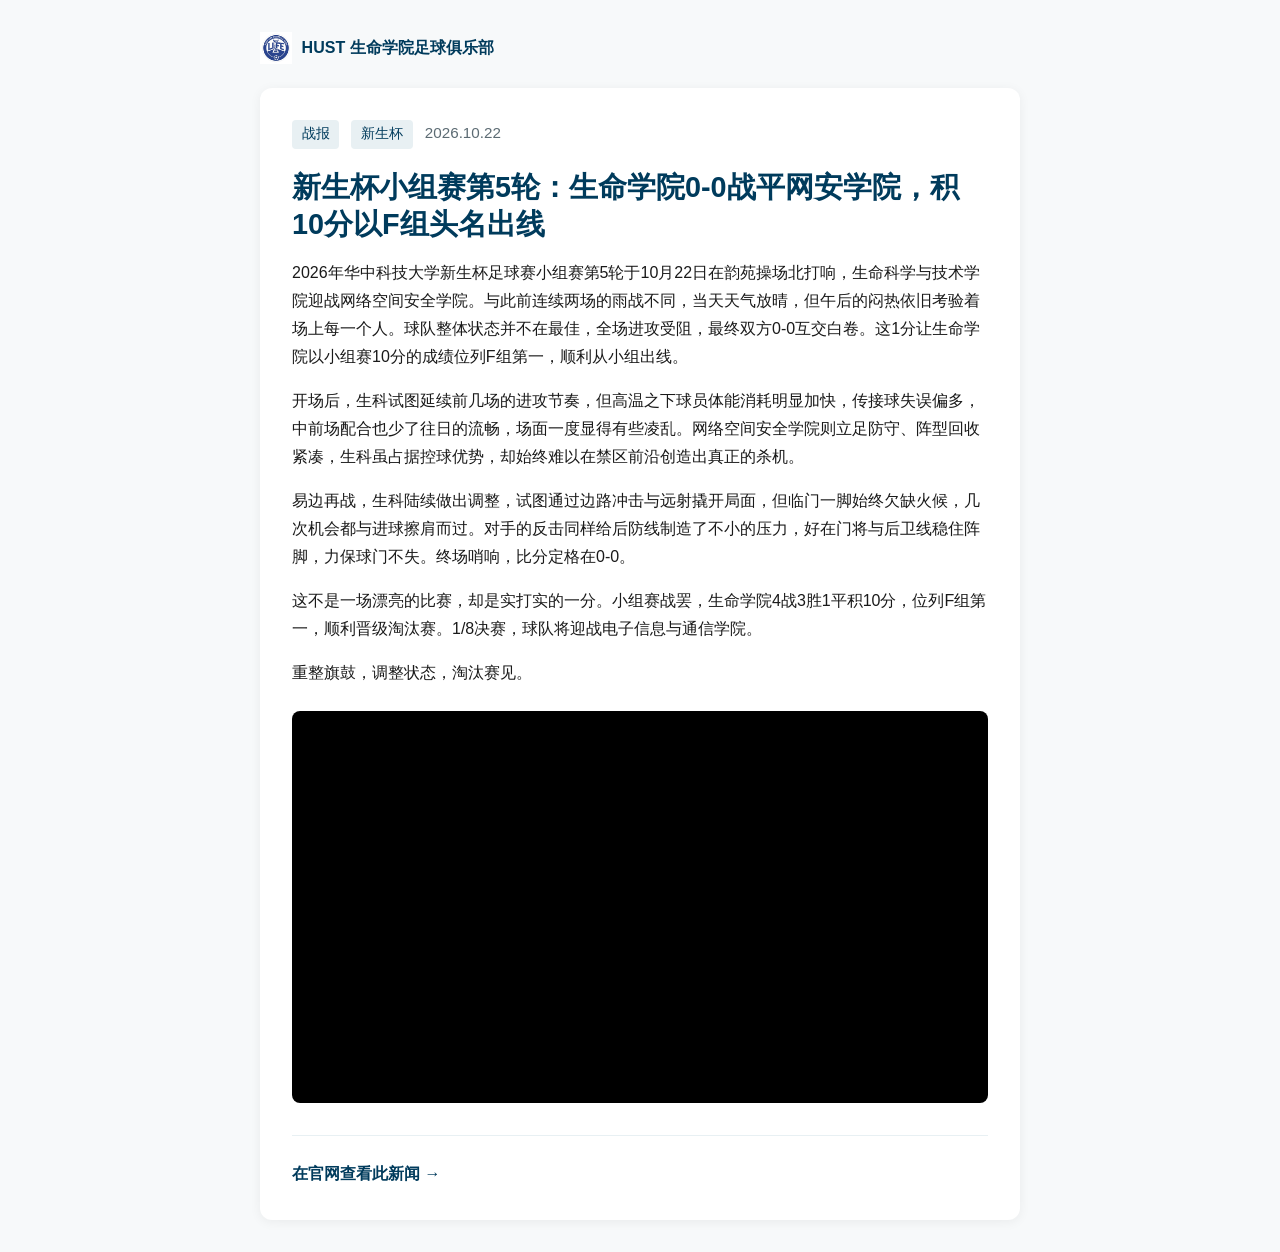
<file: news/2026_10_22.html>
<!DOCTYPE html>
<html lang="zh-CN">
<head>
  <meta charset="UTF-8">
  <meta name="viewport" content="width=device-width, initial-scale=1.0">
  <title>新生杯小组赛第5轮：生命学院0-0战平网安学院，积10分以F组头名出线 | HUST LIFE FC</title>
  <meta name="description" content="2026年华中科技大学新生杯足球赛小组赛第5轮，生命科学与技术学院在闷热天气下0-0战平网络空间安全学院，全场未能打破僵局但力保球门不失。小组赛战罢，生科3胜1平积10分位列F组第一，顺利出线，1/8决赛将迎战电子信息与通信学院。">
  <meta property="og:site_name" content="HUST 生命学院足球俱乐部 · HUST LIFE FC">
  <meta property="og:title" content="新生杯小组赛第5轮：生命学院0-0战平网安学院，积10分以F组头名出线">
  <meta property="og:description" content="2026年华中科技大学新生杯足球赛小组赛第5轮，生命科学与技术学院在闷热天气下0-0战平网络空间安全学院，全场未能打破僵局但力保球门不失。小组赛战罢，生科3胜1平积10分位列F组第一，顺利出线，1/8决赛将迎战电子信息与通信学院。">
  <meta property="og:image" content="https://ch-ang17.github.io/hust_lifeFC_website/assets/images/logo-transparent.png">
  <meta property="og:url" content="https://ch-ang17.github.io/hust_lifeFC_website/news/2026_10_22.html">
  <meta property="og:type" content="article">
  <meta name="twitter:card" content="summary_large_image">
  <meta name="twitter:title" content="新生杯小组赛第5轮：生命学院0-0战平网安学院，积10分以F组头名出线">
  <meta name="twitter:description" content="2026年华中科技大学新生杯足球赛小组赛第5轮，生命科学与技术学院在闷热天气下0-0战平网络空间安全学院，全场未能打破僵局但力保球门不失。小组赛战罢，生科3胜1平积10分位列F组第一，顺利出线，1/8决赛将迎战电子信息与通信学院。">
  <meta name="twitter:image" content="https://ch-ang17.github.io/hust_lifeFC_website/assets/images/logo-transparent.png">
  <style>
    body { font-family: -apple-system, BlinkMacSystemFont, "Segoe UI", "PingFang SC", "Microsoft YaHei", sans-serif; background: #f7f9fa; color: #1a1a1a; margin: 0; line-height: 1.75; }
    .wrap { max-width: 760px; margin: 0 auto; padding: 2rem 1.25rem; }
    .brand { display: flex; align-items: center; gap: .6rem; text-decoration: none; color: #003B5C; font-weight: 700; margin-bottom: 1.5rem; }
    .brand img { width: 32px; height: 32px; }
    article { background: #fff; border-radius: 12px; padding: 2rem; box-shadow: 0 2px 12px rgba(0,0,0,.06); }
    .meta { color: #5c6b73; font-size: .95rem; margin-bottom: 1.25rem; }
    .tag { display: inline-block; background: #e8f0f3; color: #003b5c; padding: .15rem .6rem; border-radius: 4px; font-size: .85rem; margin-right: .5rem; }
    h1 { font-size: 1.8rem; line-height: 1.3; margin: 0 0 1rem; color: #003b5c; }
    p { margin: 0 0 1rem; }
    .back { margin-top: 2rem; padding-top: 1.5rem; border-top: 1px solid #e8f0f3; }
    .back a { color: #003b5c; text-decoration: none; font-weight: 600; }
  </style>
</head>
<body>
  <div class="wrap">
    <a class="brand" href="/hust_lifeFC_website/">
      <img src="https://ch-ang17.github.io/hust_lifeFC_website/assets/images/logo-transparent.png" alt="">
      <span>HUST 生命学院足球俱乐部</span>
    </a>
    <article>
      <div class="meta">
        <span class="tag">战报</span>
        <span class="tag">新生杯</span>
        <time>2026.10.22</time>
      </div>
      <h1>新生杯小组赛第5轮：生命学院0-0战平网安学院，积10分以F组头名出线</h1>
      <p>2026年华中科技大学新生杯足球赛小组赛第5轮于10月22日在韵苑操场北打响，生命科学与技术学院迎战网络空间安全学院。与此前连续两场的雨战不同，当天天气放晴，但午后的闷热依旧考验着场上每一个人。球队整体状态并不在最佳，全场进攻受阻，最终双方0-0互交白卷。这1分让生命学院以小组赛10分的成绩位列F组第一，顺利从小组出线。</p>
<p>开场后，生科试图延续前几场的进攻节奏，但高温之下球员体能消耗明显加快，传接球失误偏多，中前场配合也少了往日的流畅，场面一度显得有些凌乱。网络空间安全学院则立足防守、阵型回收紧凑，生科虽占据控球优势，却始终难以在禁区前沿创造出真正的杀机。</p>
<p>易边再战，生科陆续做出调整，试图通过边路冲击与远射撬开局面，但临门一脚始终欠缺火候，几次机会都与进球擦肩而过。对手的反击同样给后防线制造了不小的压力，好在门将与后卫线稳住阵脚，力保球门不失。终场哨响，比分定格在0-0。</p>
<p>这不是一场漂亮的比赛，却是实打实的一分。小组赛战罢，生命学院4战3胜1平积10分，位列F组第一，顺利晋级淘汰赛。1/8决赛，球队将迎战电子信息与通信学院。</p>
<p>重整旗鼓，调整状态，淘汰赛见。</p>
      
      <div style="margin:1.5rem 0;"><iframe src="https://player.bilibili.com/player.html?bvid=BV1JFnH6LEoJ&amp;page=1&amp;high_quality=1&amp;autoplay=0" scrolling="no" border="0" frameborder="no" framespacing="0" allowfullscreen="true" loading="lazy" style="display:block;width:100%;aspect-ratio:16/9;height:auto;border:0;border-radius:8px;background:#000;"></iframe></div>
      <div class="back">
        <a href="/hust_lifeFC_website/#/news/2026_10_22">在官网查看此新闻 →</a>
      </div>
    </article>
  </div>
</body>
</html>
</file>
<file: assets/css/styles.css>
/* =============================================================
   HUST Life FC 网站 · 设计系统
   Direction: "深蓝院系" — Navy Academy
   Palette: warm paper + ink,
            deep navy blue (club crest) as brand color,
            cool silver-blue as accent.
   Type: Archivo (display) · Manrope (body) · Space Mono (data)
   ============================================================= */

/* ---------- Design Tokens ---------- */
:root {
  /* Color · primitives (tinted neutrals, never pure gray/black) */
  --paper:        oklch(97% 0.008 95);   /* warm off-white */
  --paper-2:      oklch(94% 0.010 95);   /* subtle surface */
  --ink:          oklch(24% 0.012 95);   /* warm near-black */
  --ink-soft:     oklch(46% 0.012 95);   /* secondary text */
  --ink-faint:    oklch(62% 0.010 95);   /* tertiary / meta */

  /* Color · brand — deep navy blue (matching HUST Life FC crest) */
  --club:         oklch(28% 0.08 250);   /* primary: crest navy */
  --club-deep:    oklch(20% 0.07 250);   /* darker for hover/active */
  --club-tint:    oklch(94% 0.02 250);   /* very light blue bg */

  /* Backward-compatible aliases (used throughout components) */
  --pitch:        var(--club);
  --pitch-deep:   var(--club-deep);
  --pitch-tint:   var(--club-tint);

  /* Accent — cool silver-blue instead of amber */
  --signal:       oklch(70% 0.04 250);   /* light silver-blue accent */
  --signal-deep:  oklch(50% 0.06 250);
  --award:        oklch(54% 0.12 70);    /* gold — 赛事成绩高亮 */

  /* Color · semantic */
  --win:          oklch(58% 0.14 150);   /* green-ish win */
  --draw:         oklch(68% 0.02 95);    /* neutral draw */
  --loss:         oklch(55% 0.18 25);    /* warm red loss */

  /* Lines & elevation */
  --line:         oklch(88% 0.010 95);
  --line-strong:  oklch(80% 0.012 95);
  --shadow-sm:    0 1px 2px oklch(24% 0.012 95 / 0.06);
  --shadow-md:    0 8px 24px oklch(24% 0.012 95 / 0.08);
  --shadow-lg:    0 24px 60px oklch(24% 0.012 95 / 0.10);

  /* Typography — with Chinese fallback */
  --font-display: "Archivo", "Noto Sans SC", "Microsoft YaHei", system-ui, sans-serif;
  --font-body:    "Manrope", "Noto Sans SC", "PingFang SC", "Microsoft YaHei", system-ui, sans-serif;
  --font-mono:    "Space Mono", ui-monospace, monospace;

  --fs-display: clamp(3.2rem, 11vw, 8rem);
  --fs-h1:      clamp(2.2rem, 5.5vw, 3.6rem);
  --fs-h2:      clamp(1.7rem, 3.6vw, 2.4rem);
  --fs-h3:      1.3rem;
  --fs-lead:    clamp(1.1rem, 2vw, 1.35rem);
  --fs-body:    1.0625rem;   /* 17px — comfortable reading */
  --fs-sm:      0.9375rem;
  --fs-xs:      0.8125rem;

  /* Spacing · 4pt base */
  --space-xs:  0.5rem;    /* 8 */
  --space-sm:  0.75rem;   /* 12 */
  --space-md:  1rem;      /* 16 */
  --space-lg:  1.5rem;    /* 24 */
  --space-xl:  2.5rem;    /* 40 */
  --space-2xl: 4rem;      /* 64 */
  --space-3xl: 6rem;      /* 96 */

  /* Radii */
  --r-sm:  6px;
  --r-md:  12px;
  --r-lg:  20px;
  --r-pill: 999px;

  /* Motion */
  --ease:    cubic-bezier(0.16, 1, 0.3, 1);
  --ease-io: cubic-bezier(0.65, 0, 0.35, 1);
  --dur:    0.55s;

  /* Layout */
  --maxw: 1200px;
  --gutter: clamp(1.25rem, 5vw, 4rem);
}

/* Dark mode — lighter surfaces, brighter navy, white ink */
:root[data-theme="dark"] {
  --paper:     oklch(17% 0.015 250);
  --paper-2:   oklch(22% 0.018 250);
  --ink:       oklch(95% 0.004 95);
  --ink-soft:  oklch(74% 0.010 95);
  --ink-faint: oklch(58% 0.010 95);

  --club:      oklch(55% 0.08 195);     /* 暖青色，暗底舒适不刺眼 */
  --club-deep: oklch(45% 0.065 195);
  --club-tint: oklch(22% 0.025 195);

  /* aliases update automatically via var() */
  --signal:    oklch(68% 0.05 195);       /* 暖青强调色 */
  --signal-deep: oklch(56% 0.06 195);
  --award:     oklch(76% 0.12 80);       /* gold — 赛事成绩高亮 */

  --win:   oklch(65% 0.13 150);
  --draw:  oklch(62% 0.018 95);
  --loss:  oklch(60% 0.17 25);

  --line:        oklch(32% 0.012 95);
  --line-strong: oklch(42% 0.012 95);
  --shadow-sm: 0 1px 2px oklch(0% 0 0 / 0.4);
  --shadow-md: 0 8px 24px oklch(0% 0 0 / 0.45);
  --shadow-lg: 0 24px 60px oklch(0% 0 0 / 0.55);
}

/* ---------- Reset & base ---------- */
*, *::before, *::after { box-sizing: border-box; }
* { margin: 0; }

html { scroll-behavior: smooth; -webkit-text-size-adjust: 100%; }

body {
  font-family: var(--font-body);
  font-size: var(--fs-body);
  line-height: 1.6;
  color: var(--ink);
  background: var(--paper);
  -webkit-font-smoothing: antialiased;
  text-rendering: optimizeLegibility;
  transition: background var(--dur) var(--ease), color var(--dur) var(--ease);
}

img, svg { display: block; max-width: 100%; }
a { color: inherit; text-decoration: none; }
button { font: inherit; color: inherit; cursor: pointer; background: none; border: none; }
ul { list-style: none; padding: 0; }

:focus-visible {
  outline: 2px solid var(--pitch);
  outline-offset: 3px;
  border-radius: 2px;
}

::selection { background: var(--signal); color: var(--ink); }

/* ---------- Typography helpers ---------- */
.display {
  font-family: var(--font-display);
  font-weight: 800;
  font-stretch: 125%;
  line-height: 0.95;
  letter-spacing: -0.02em;
  font-size: var(--fs-display);
}
h1, h2, h3 { font-family: var(--font-display); font-weight: 800; line-height: 1.05; letter-spacing: -0.015em; }
h2 { font-size: var(--fs-h2); }
h3 { font-size: var(--fs-h3); font-weight: 700; }

.eyebrow {
  font-family: var(--font-mono);
  font-size: var(--fs-xs);
  letter-spacing: 0.22em;
  text-transform: uppercase;
  color: var(--ink-faint);
  display: inline-flex;
  align-items: center;
  gap: var(--space-sm);
}
.eyebrow::before {
  content: "";
  width: 28px; height: 2px;
  background: var(--signal);
  display: inline-block;
}
.lead { font-size: var(--fs-lead); color: var(--ink-soft); line-height: 1.55; max-width: 48ch; }
.mono { font-family: var(--font-mono); font-variant-numeric: tabular-nums; }

/* ---------- Layout primitives ---------- */
.wrap { max-width: var(--maxw); margin-inline: auto; padding-inline: var(--gutter); }
.section { padding-block: clamp(3.5rem, 9vw, var(--space-3xl)); }
.section--tight { padding-block: clamp(1.5rem, 3.5vw, var(--space-xl)); }

.divider { height: 1px; background: var(--line); border: 0; }

/* ---------- Buttons ---------- */
.btn {
  display: inline-flex;
  align-items: center;
  gap: 0.55em;
  padding: 0.85em 1.5em;
  border-radius: var(--r-pill);
  font-weight: 700;
  font-size: var(--fs-sm);
  letter-spacing: 0.01em;
  transition: transform var(--dur) var(--ease), background var(--dur) var(--ease), color var(--dur) var(--ease);
  min-height: 44px;
}
.btn--primary { background: var(--pitch); color: var(--paper); }
.btn--primary:hover { background: var(--pitch-deep); transform: translateY(-2px); }
.btn--ghost { border: 1.5px solid var(--line-strong); color: var(--ink); }
.btn--ghost:hover { border-color: var(--ink); transform: translateY(-2px); }
.btn .arrow { transition: transform var(--dur) var(--ease); }
.btn:hover .arrow { transform: translateX(4px); }

/* =============================================================
   NAV
   ============================================================= */
.nav {
  position: sticky; top: 0; z-index: 50;
  background: color-mix(in oklch, var(--paper) 82%, transparent);
  backdrop-filter: saturate(150%) blur(12px);
  border-bottom: 1px solid transparent;
  transition: border-color var(--dur) var(--ease), background var(--dur) var(--ease);
}
.nav.is-scrolled { border-color: var(--line); }
.nav__inner { display: flex; align-items: center; justify-content: space-between; height: 68px; gap: var(--space-lg); }
.brand { display: inline-flex; align-items: center; gap: 0.7rem; font-family: var(--font-display); font-weight: 800; letter-spacing: -0.01em; }
.brand__mark { width: 34px; height: 38px; color: var(--pitch); flex: none; }
.brand__logo { width: 36px; height: 36px; object-fit: contain; border-radius: 50%; flex: none; }
.brand__name { font-size: 1.05rem; line-height: 1; }
.brand__name small { display: block; font-family: var(--font-mono); font-weight: 400; font-size: 0.62rem; letter-spacing: 0.18em; color: var(--ink-faint); margin-top: 3px; }

.nav__links { display: flex; gap: clamp(1rem, 2.5vw, 2rem); align-items: center; }
.nav__links a { font-size: var(--fs-sm); font-weight: 600; color: var(--ink-soft); position: relative; padding-block: 4px; transition: color var(--dur) var(--ease); }
.nav__links a::after { content: ""; position: absolute; left: 0; bottom: 0; height: 2px; width: 0; background: var(--signal); transition: width var(--dur) var(--ease); }
.nav__links a:hover { color: var(--ink); }
.nav__links a:hover::after { width: 100%; }

.theme-toggle {
  width: 44px; height: 44px; border-radius: var(--r-pill);
  border: 1.5px solid var(--line-strong);
  display: grid; place-items: center;
  transition: border-color var(--dur) var(--ease), transform var(--dur) var(--ease);
}
.theme-toggle:hover { border-color: var(--ink); transform: rotate(18deg); }
.theme-toggle svg { width: 20px; height: 20px; }
.theme-toggle .icon-moon { display: none; }
:root[data-theme="dark"] .theme-toggle .icon-sun { display: none; }
:root[data-theme="dark"] .theme-toggle .icon-moon { display: block; }

.nav__cta { display: none; }
@media (min-width: 880px) { .nav__cta { display: inline-flex; } }
@media (max-width: 720px) { .nav__links { display: none; } }

/* =============================================================
   HERO
   ============================================================= */
.hero { position: relative; overflow: hidden; }
.hero__grid {
  display: grid;
  grid-template-columns: 1fr;
  gap: var(--space-xl);
  align-items: center;
  padding-block: clamp(3rem, 8vw, 6rem) clamp(1rem, 2.5vw, 2rem);
}
@media (min-width: 900px) {
  .hero__grid { grid-template-columns: 1.25fr 0.75fr; gap: var(--space-2xl); }
}

.hero__eyebrow { margin-bottom: var(--space-lg); }
.hero__title { margin-bottom: var(--space-lg); }
.hero__title .accent { color: var(--pitch); }
.hero__title .outline {
  -webkit-text-stroke: 2px var(--ink);
  color: transparent;
}
.hero__lead { margin-bottom: var(--space-xl); }

.hero__facts { display: flex; flex-wrap: wrap; gap: var(--space-lg) var(--space-xl); margin-bottom: var(--space-xl); }
.fact { display: flex; flex-direction: column; gap: 2px; }
.fact dt { font-family: var(--font-mono); font-size: var(--fs-xs); letter-spacing: 0.12em; text-transform: uppercase; color: var(--ink-faint); }
.fact dd { font-weight: 700; font-size: 1.05rem; }

.hero__actions { display: flex; flex-wrap: wrap; gap: var(--space-sm); }

/* Hero visual: navy-blue panel with crest, big season number */
.hero__visual {
  position: relative;
  background: var(--pitch);
  color: var(--paper);
  border-radius: var(--r-lg);
  padding: clamp(1.9rem, 4.5vw, 3rem);
  aspect-ratio: 4 / 5;
  display: flex; flex-direction: column; justify-content: space-between;
  overflow: hidden;
  box-shadow: var(--shadow-md);
}
.hero__visual::before { /* faint pitch arc */
  content: ""; position: absolute; right: -30%; top: -20%;
  width: 130%; aspect-ratio: 1; border-radius: 50%;
  border: 2px solid color-mix(in oklch, var(--paper) 22%, transparent);
}
.hero__visual::after { /* center spot */
  content: ""; position: absolute; left: 50%; bottom: -8%;
  transform: translateX(-50%);
  width: 70%; height: 2px; background: color-mix(in oklch, var(--paper) 20%, transparent);
}
.hv__top { display: flex; align-items: center; justify-content: space-between; position: relative; z-index: 1; }
.hv__tag { font-family: var(--font-mono); font-size: var(--fs-xs); letter-spacing: 0.18em; text-transform: uppercase; opacity: 0.85; }
.hv__crest { width: 64px; height: 72px; color: var(--paper); }
.hv__season { position: relative; z-index: 1; }
.hv__season .num {
  font-family: var(--font-display);
  font-weight: 900; font-stretch: 125%;
  font-size: clamp(5.25rem, 17vw, 9.5rem);
  line-height: 0.85; letter-spacing: -0.03em;
}
.hv__season .lbl { font-family: var(--font-mono); font-size: var(--fs-xs); letter-spacing: 0.2em; opacity: 0.85; margin-top: 0.4rem; }
.hv__season .num.num--text {
  font-family: var(--font-mono);
  text-transform: uppercase;
  font-weight: 800;
  font-size: clamp(2.6rem, 10vw, 4.4rem);
  line-height: 1.05; letter-spacing: 0.02em;
  white-space: nowrap;
  margin-top: 1.5rem;
}
.hv__bottom { position: relative; z-index: 1; font-size: var(--fs-sm); opacity: 0.92; display: flex; justify-content: space-between; align-items: flex-end; gap: var(--space-md); }
.hv__bottom strong { display: block; font-family: var(--font-display); font-size: 1.4rem; font-weight: 800; }

/* =============================================================
   STATS BAND
   ============================================================= */
.stats { background: var(--ink); color: var(--paper); }
.stats .wrap { padding-block: clamp(1.6rem, 4vw, 2.5rem); }
.stats__grid {
  display: grid;
  grid-template-columns: repeat(2, 1fr);
  gap: var(--space-lg);
}
@media (min-width: 760px) { .stats__grid { grid-template-columns: repeat(3, 1fr); } }
@media (min-width: 1024px) { .stats__grid { grid-template-columns: repeat(5, 1fr); gap: 1.8rem; } }
/* 数据页：6个统计卡一行 */
@media (min-width: 1024px) { #dataStatsGrid { grid-template-columns: repeat(6, 1fr); gap: 1.8rem; } }
.stat {
  position: relative;
  display: flex;
  flex-direction: column;
  justify-content: center;
  gap: 4px;
  padding: 1.2rem 0.9rem 1.2rem 1.5rem;
}
.stat::before {
  content: "";
  position: absolute;
  left: 0;
  top: 50%;
  transform: translateY(-50%);
  width: 2px;
  height: 78%;
  background: var(--signal);
}
.stat__num { font-family: var(--font-mono); font-weight: 800; font-size: clamp(2.2rem, 5vw, 3.2rem); line-height: 1.1; font-variant-numeric: tabular-nums; }
.stat__num .unit { font-size: 0.45em; color: var(--signal); margin-left: 2px; vertical-align: baseline; }
.stat__lbl { font-family: var(--font-mono); font-size: 0.72rem; letter-spacing: 0.04em; text-transform: uppercase; color: var(--muted); white-space: nowrap; }

/* =============================================================
   SQUAD
   ============================================================= */
.section-head { display: flex; align-items: flex-end; justify-content: space-between; gap: var(--space-lg); flex-wrap: wrap; margin-bottom: var(--space-2xl); }
.section-head .eyebrow { margin-bottom: var(--space-md); }

.squad__grid {
  /* 容器：仅作为面板父级，不设网格 */
}
/* ── 球员大卡片（深色背景 + 人物剪影区 + 底部信息） ── */
.player {
  border-radius: var(--r-lg);
  position: relative;
  color: #fff;
  min-height: 280px;
  perspective: 1200px;
  cursor: pointer;
  transition: box-shadow var(--dur) var(--ease);
}
.player:hover { box-shadow: 0 16px 40px rgba(0,0,0,.35); }
.player:focus-visible { outline: 2px solid var(--club); outline-offset: 3px; }
/* 球队官员卡：无号码，顶部一道队色细条做轻微区分 */
.player--staff::before {
  content: '';
  position: absolute;
  top: 0; left: 0; right: 0;
  height: 4px;
  background: var(--club, #003B5C);
  border-radius: var(--r-lg) var(--r-lg) 0 0;
  z-index: 2;
}

/* 翻转内层 */
.player__inner {
  position: relative;
  width: 100%;
  min-height: 280px;
  transform-style: preserve-3d;
  transition: transform 600ms cubic-bezier(.4, .2, .2, 1);
  border-radius: var(--r-lg);
}
.player.is-flipped .player__inner { transform: rotateY(180deg); }

/* 正反两面 */
.player__face {
  position: absolute;
  inset: 0;
  border-radius: var(--r-lg);
  overflow: hidden;
  -webkit-backface-visibility: hidden;
  backface-visibility: hidden;
  background: var(--pitch);
}
.player__face--front {
  display: flex;
  flex-direction: column;
}
.player__face--back {
  transform: rotateY(180deg);
  display: flex;
  align-items: center;
  justify-content: center;
}
.player__photo {
  width: 100%;
  height: 100%;
  object-fit: cover;
  display: block;
}
.player__noimg {
  font-family: var(--font-display);
  font-weight: 700;
  font-size: 1.1rem;
  letter-spacing: 0.12em;
  color: rgba(255, 255, 255, .72);
}
/* 照片模式：图片铺满视觉区，号码徽标浮于左上 */
.player__visual--photo {
  padding: 0;
}
.player__visual--photo .player__photo {
  position: absolute;
  inset: 0;
}

/* 地平线弧装饰（E 方案：底部两条起伏弧，球场边线感） —— 仅正面显示 */
.player__face--front::before {
  content: "";
  position: absolute;
  left: 0; right: 0; bottom: 0;
  height: 64%;
  background: url("data:image/svg+xml,%3Csvg xmlns='http://www.w3.org/2000/svg' viewBox='0 0 300 200' preserveAspectRatio='none'%3E%3Cpath d='M-10 150 Q150 78 310 150' fill='none' stroke='rgba(255,255,255,0.22)' stroke-width='2.5'/%3E%3Cpath d='M-10 176 Q150 108 310 176' fill='none' stroke='rgba(120,200,255,0.18)' stroke-width='2'/%3E%3C/svg%3E") no-repeat center bottom / 100% 100%;
  pointer-events: none;
}

/* 上半：视觉区（剪影 + 号码） */
.player__visual {
  flex: 1;
  display: flex;
  align-items: center;
  justify-content: center;
  position: relative;
  min-height: 180px;
  padding: var(--space-md);
}
.player__silhouette {
  display: none;
}
/* 大号码（右上） */
.player__num {
  position: absolute;
  top: var(--space-sm);
  right: var(--space-md);
  font-family: var(--font-display);
  font-weight: 900; font-stretch: 110%;
  font-size: clamp(2rem, 5vw, 3.2rem);
  line-height: 1;
  color: #FFFEF8;
  text-shadow: 0 2px 12px rgba(0,0,0,.35), 0 0 30px rgba(120,200,255,.15);
}
/* 队长 C 标记 */
.player__cap {
  position: absolute;
  top: var(--space-sm);
  left: var(--space-md);
  font-family: var(--font-display);
  font-size: 1rem; font-weight: 900; font-stretch: 110%;
  letter-spacing: 0.04em; color: #FFFEF8;
  background: rgba(255,255,255,.18);
  border: 1.5px solid rgba(255,255,255,.55);
  border-radius: var(--r-pill);
  padding: 4px 13px;
}

/* 居中信息（无照片时姓名/角色居中显示） */
.player__center {
  position: absolute;
  inset: 0;
  display: flex;
  flex-direction: column;
  align-items: center;
  justify-content: center;
  gap: 4px;
  padding: var(--space-md);
  text-align: center;
  pointer-events: none;
}
/* 教练角色标签：右上角，像号码一样 */
.player__role-top {
  position: absolute;
  top: var(--space-sm);
  right: var(--space-md);
  z-index: 2;
  font-family: var(--font-display);
  font-size: var(--fs-base); letter-spacing: 0.08em;
  font-weight: 800; font-stretch: 110%;
  color: #FFFEF8;
  text-transform: none;
  background: rgba(255,255,255,.15);
  border: 1px solid rgba(255,255,255,.35);
  border-radius: var(--r-pill);
  padding: 3px 10px;
  white-space: nowrap;
}

/* 下半：信息区（与整卡同色纯底，无分隔线） */
.player__info {
  padding: var(--space-3) var(--space-md) var(--space-md);
  display: flex;
  flex-direction: column;
  align-items: center;
  text-align: center;
  gap: 2px;
}
.player__pos {
  font-family: var(--font-display);
  font-size: clamp(0.95rem, 2vw, 1.15rem);
  font-weight: 700;
  letter-spacing: 0.04em;
  color: #FFFEF8;
  text-transform: uppercase;
}
.player__name {
  display: inline-block;
  font-family: var(--font-display);
  font-weight: 800;
  font-size: clamp(1.4rem, 3.2vw, 1.9rem);
  letter-spacing: -0.01em;
  color: #fff;
  line-height: 1.15;
  text-shadow: 0 2px 12px rgba(0,0,0,.3);
  position: relative;
}
/* 年级（由学号/工号推导，置于姓名正下方，姓名位置不动） */
.player__grade {
  position: absolute;
  top: 100%;
  left: 0;
  right: 0;
  margin-top: 4px;
  font-family: var(--font-display);
  font-size: clamp(0.78rem, 1.6vw, 0.95rem);
  font-weight: 700;
  letter-spacing: 0.06em;
  color: #fff;
  text-transform: uppercase;
  text-align: center;
}
.player__note-line {
  font-size: var(--fs-xs);
  color: rgba(255,255,255,.7);
  line-height: 1.4;
}

/* 背面：照片或占位 + 角色/职务标签 + 简介 */
.player__face--back {
  flex-direction: column;
}
.player__back {
  position: absolute;
  left: 0; right: 0; bottom: 0;
  padding: var(--space-md);
  display: flex;
  flex-direction: column;
  gap: 6px;
  background: linear-gradient(to top, rgba(0,0,0,.55), rgba(0,0,0,0));
}
.player__back-label {
  font-family: var(--font-display);
  font-weight: 800;
  font-size: 1.05rem;
  letter-spacing: 0.02em;
  color: #fff;
}
.player__back-note {
  margin: 0;
  font-size: var(--fs-xs);
  line-height: 1.5;
  color: rgba(255,255,255,.78);
}

/* Squad · team groups (男足/女足) */
.squad__group + .squad__group { margin-top: var(--space-2xl); }
.squad__group-head {
  display: flex; align-items: baseline; justify-content: space-between; gap: var(--space-md);
  margin-bottom: var(--space-lg);
}
.squad__group-head h3 { font-family: var(--font-display); font-weight: 800; font-size: 1.5rem; letter-spacing: -0.01em; }
.squad__group-head h3 small {
  font-family: var(--font-mono); font-size: 0.8rem; letter-spacing: 0.14em;
  color: var(--ink-faint); margin-left: 6px; text-transform: uppercase;
}
.squad__group-tag {
  font-family: var(--font-mono); font-size: var(--fs-xs); letter-spacing: 0.08em;
  color: var(--club); background: var(--club-tint);
  padding: 4px 12px; border-radius: var(--r-pill); white-space: nowrap;
}

/* 位置分组（守门员 / 后卫 / 中场 / 前锋） */
.pos-group { margin-bottom: var(--space-xl); }
.pos-group:last-child { margin-bottom: 0; }
.pos-group__title {
  display: flex; align-items: center; gap: var(--space-sm);
  font-family: var(--font-display); font-weight: 800; font-size: 1.15rem;
  letter-spacing: -0.01em; margin-bottom: var(--space-md); color: var(--ink);
}
.pos-group__title small {
  font-family: var(--font-mono); font-size: 0.72rem; font-weight: 400;
  color: var(--ink-faint); letter-spacing: 0.06em;
}
.pos-group__dot {
  width: 10px; height: 10px; border-radius: 3px;
  background: var(--club); flex-shrink: 0;
}

/* =============================================================
   FIXTURES
   ============================================================= */
.fix__cols { display: grid; grid-template-columns: 1fr; gap: var(--space-2xl); }
.fix__col h3 { display: flex; align-items: center; gap: var(--space-sm); margin-bottom: var(--space-lg); font-size: 1.1rem; }
.fix__col h3 .dot { width: 9px; height: 9px; border-radius: 50%; }
.dot--win { background: var(--win); } .dot--up { background: var(--signal); }

/* 赛程战报分页 */
.match__pager-wrap { margin-top: var(--space-lg); }
.match__pager { display: flex; align-items: center; justify-content: center; gap: var(--space-md); }
.match__pager-btn {
  font: inherit; font-size: var(--fs-sm); font-weight: 600;
  padding: 0.5rem 1.1rem; border-radius: var(--r-pill, 999px);
  border: 1px solid color-mix(in oklch, var(--club) 35%, transparent);
  background: color-mix(in oklch, var(--club) 8%, transparent);
  color: var(--club); cursor: pointer; transition: background 150ms ease, opacity 150ms ease;
}
.match__pager-btn:hover:not(:disabled) { background: color-mix(in oklch, var(--club) 18%, transparent); }
.match__pager-btn:disabled { opacity: 0.4; cursor: not-allowed; }
.match__pager-info { font-size: var(--fs-sm); color: var(--ink-soft, #6b7280); font-variant-numeric: tabular-nums; }

/* Competitions strip — 统一药丸标签风格 */
.match__filters {
  display: flex;
  flex-wrap: wrap;
  align-items: center;
  justify-content: space-between;
  gap: var(--space-md);
  margin-bottom: var(--space-xl);
}
.comps {
  display: flex;
  flex-wrap: wrap;
  align-items: center;
  gap: var(--space-sm);
}

/* 统一赛事标签：药丸形，紧凑一致 */
.comp {
  display: inline-flex;
  flex-direction: row;
  align-items: baseline;
  gap: 0.5em;
  padding: 0.65em 1.4em;
  border: 1.5px solid var(--line-strong);
  border-radius: var(--r-pill);
  background: var(--paper);
  font-family: var(--font-display);
  font-weight: 700;
  font-size: var(--fs-sm);
  color: var(--ink-soft);
  cursor: pointer;
  transition: all 200ms ease;
  white-space: nowrap;
  line-height: 1;
  letter-spacing: 0.02em;
}
.comp strong { color: var(--ink); }
.comp small {
  font-family: var(--font-body);
  font-weight: 400;
  font-size: 0.78rem;
  color: var(--ink-faint);
  letter-spacing: 0.03em;
}
.comp:hover { border-color: var(--club); color: var(--club); }
.comp:hover strong { color: var(--club); }
.comp.is-active {
  background: var(--club);
  border-color: var(--club);
  color: #fff;
}
.comp.is-active strong { color: #fff; }
.comp.is-active small { color: rgba(255,255,255,.65); }

/* 可点击赛事标签 */
.comp--tab {
  appearance: none;
  -webkit-appearance: none;
}
.comp--tab:hover { transform: translateY(-1px); box-shadow: var(--shadow-sm); }
.comp--tab.is-active { box-shadow: 0 4px 12px rgba(0,40,90,.2); }

/* 可展开赛事组（华科杯等）*/
.comp--group {
  position: relative;
  display: inline-flex;
  flex-direction: column;
  align-items: stretch;
  gap: 0;
  padding: 0;
  border: none;
  background: none;
  border-radius: var(--r-pill);
}
.comp--group .comp--tab {
  border-radius: var(--r-pill);
}
.comp__chev {
  margin-left: 6px;
  font-size: 0.7rem;
  transition: transform var(--dur) var(--ease);
  display: inline-flex;
  opacity: 0.55;
}
.comp--group.is-open .comp__chev { transform: rotate(180deg); opacity: 1; }
.comp--group.is-open .comp--tab {
  border-bottom-left-radius: var(--r-pill);
  border-bottom-right-radius: var(--r-pill);
}

/* 子选项：内联展开行，非悬浮下拉 */
.comp__subs {
  display: none;
  position: relative;   /* 不再 absolute 悬浮 */
  top: auto; left: auto;
  min-width: auto;
  z-index: auto;
  background: transparent;
  border: none;
  border-top: none;
  border-radius: 0;
  box-shadow: none;
  overflow: visible;
  margin-top: var(--space-xs);
  padding: 0;
}
.comp--group.is-open .comp__subs {
  display: flex;
  flex-direction: row;
  gap: var(--space-xs);
}
.comp--sub {
  appearance: none;
  -webkit-appearance: none;
  background: var(--paper-2);
  border: 1.5px solid var(--line-strong);
  padding: 0.5em 1.1em;
  border-radius: var(--r-pill);
  font-family: var(--font-display);
  font-weight: 600;
  font-size: 0.82rem;
  color: var(--ink-soft);
  cursor: pointer;
  text-align: center;
  white-space: nowrap;
  transition: all 200ms ease;
  letter-spacing: 0.02em;
}
.comp--sub:hover { border-color: var(--club); color: var(--club); background: var(--club-tint); }
.comp--sub.is-active { background: var(--club); border-color: var(--club); color: #fff; }

/* 年份选择 — 与标签风格统一 */
.match__year-wrap { display: flex; align-items: center; gap: var(--space-sm); flex-shrink: 0; }
.match__year-wrap label {
  font-size: var(--fs-sm);
  color: var(--ink-soft);
  font-weight: 600;
  letter-spacing: 0.02em;
}
.match__year {
  appearance: none; -webkit-appearance: none;
  font-family: var(--font-display);
  font-weight: 700;
  font-size: var(--fs-sm);
  padding: 0.6em 2.2em 0.6em 1.1em;
  border: 1.5px solid var(--line-strong);
  border-radius: var(--r-pill);
  background: var(--paper) url("data:image/svg+xml,%3Csvg xmlns='http://www.w3.org/2000/svg' width='12' height='12' viewBox='0 0 12 12'%3E%3Cpath d='M2 4l4 4 4-4' stroke='%23888' stroke-width='1.5' fill='none' stroke-linecap='round'/%3E%3C/svg%3E") no-repeat right 0.85rem center;
  color: var(--ink);
  cursor: pointer;
  transition: all 200ms ease;
  letter-spacing: 0.02em;
}
.match__year:hover, .match__year:focus { border-color: var(--club); outline: none; box-shadow: var(--shadow-sm); }

/* 空状态 */
.match__empty { color: var(--ink-faint); font-size: var(--fs-sm); padding: var(--space-lg) 0; }

/* 球队官员标题 */
.squad__staff-title {
  display: flex; align-items: center;
  font-family: var(--font-display); font-weight: 800; font-size: 1.15rem;
  letter-spacing: -0.01em; margin-bottom: var(--space-md); color: var(--ink);
}
.squad__staff-title small {
  font-family: var(--font-mono); font-size: 0.72rem; font-weight: 400;
  color: var(--ink-faint); letter-spacing: 0.06em;
  margin-left: 0.75rem;
}
.squad__staff-title::before {
  content: '';
  width: 10px; height: 10px;
  border-radius: 3px;
  background: var(--club, #003B5C);
  flex-shrink: 0;
  margin-right: var(--space-sm);
}

/* 教练 / 领队：与球员完全相同的 .player 大卡片（深蓝 + 曲线），不单独分区 */
.squad__staff {
  display: grid;
  grid-template-columns: repeat(auto-fill, minmax(210px, 1fr));
  gap: var(--space-md);
  margin-bottom: var(--space-xl);
}
/* 教练卡复用球员卡同一套列宽，但强制落在第 1 列 → 每张独占一行、尺寸完全一致 */
.squad__staff .player { grid-column: 1; }

/* 数据页：球队官员（领队 / 主教练 / 助理教练）排成一行，卡片尺寸与球员一致 */
.squad__staff--row {
  grid-template-columns: repeat(auto-fill, minmax(210px, 1fr));
}
.squad__staff--row .player {
  grid-column: auto;
  width: 100%;
}

/* 数据页：球员每行 5 个；官员卡与球员卡同宽（仅作用于数据页，不影响首页） */
@media (min-width: 980px) {
  #dataSquadGrid .squad__grid-inner,
  #dataSquadGrid .squad__staff--row {
    grid-template-columns: repeat(5, 1fr);
  }
}

@media (max-width: 640px) {
  .match__filters { flex-direction: column; align-items: stretch; }
  .match__year-wrap { justify-content: space-between; }
  .comps { justify-content: flex-start; }
}

/* Match · team / competition tags */
.match__tags { display: flex; gap: 6px; grid-column: 1 / 4; margin-bottom: -2px; }
.tag {
  font-family: var(--font-mono); font-size: 0.66rem; font-weight: 700;
  letter-spacing: 0.08em; padding: 2px 8px; border-radius: var(--r-pill);
  text-transform: uppercase;
}
.tag--team { color: var(--paper); background: var(--club); }
.tag--team.team--men { color: var(--paper); background: var(--club); }          /* 男足 · 蓝 */
.tag--team.team--women { color: #ffffff; background: #FD85AC; }                 /* 女足 / 女子组 · 粉红 */
/* 组别标签（乙组/女子组）：独立于队伍标签，单独上色，避免连带改变男足/女足队伍色 */
.tag--group { color: #ffffff; }
.team--group-jia { background: #2789D7; }                  /* 甲组 · 蓝 */
.team--group-yi  { background: #149F89; }                  /* 乙组 · 绿 */
.team--group-women { background: #FD85AC; }                /* 女子组 · 粉（与女足一致） */
.tag--comp { color: var(--club); background: var(--club-tint); } /* 默认 / 华科杯 */
.tag--comp.comp--hust { color: var(--club); background: #C8E7FC; }        /* 华科杯 · 天蓝 */
.tag--comp.comp--freshman { color: #8a6200; background: #fde8a0; }                 /* 新生杯 · 金黄 */
.tag--comp.comp--graduation { color: #5b3aa6; background: #ece4fb; }               /* 毕业杯 · 紫 */
.tag--comp.comp--friendly { color: #6b4f3a; background: #E3CFC0; }                 /* 友谊赛 · 米色 */

/* 夜间模式：男足标签背景保持与白天一致（院系深蓝），文字白色 */
:root[data-theme="dark"] .tag--team.team--men {
  background: oklch(28% 0.08 250);
  color: #ffffff;
}

.match {
  display: grid;
  grid-template-columns: auto 1fr auto;
  align-items: center;
  gap: var(--space-md);
  padding: var(--space-md) 0;
  border-bottom: 1px solid var(--line);
}
.match:first-of-type { border-top: 1px solid var(--line); }
.match__date { font-family: var(--font-mono); font-size: var(--fs-xs); color: var(--ink-faint); letter-spacing: 0.06em; white-space: nowrap; }
.match__teams { display: flex; flex-direction: column; gap: 2px; position: relative; justify-self: start; }
.match__vs { white-space: nowrap; font-size: 1rem; line-height: 1.4; }
.match__teams b { font-weight: 700; }
.match__teams .match__info { font-size: var(--fs-xs); color: var(--ink-faint); white-space: nowrap; align-self: flex-start; }
/* 进球/红黄牌：绝对定位在 match__teams 内（定位上下文 = 两行最长那行），不参与文档流（不撑高容器、不增大行距）；
   left:100% 锚在 match__teams 右缘 = 队名行 / 信息行中最长那一行文字右端；margin-left:1em 距约 1 字符；bottom:0 底边与信息同行；
   每 3 条为一列（由 JS 包 .match__col），列间留间距，超出自动排到右侧下一列 */
.match__events { position: absolute; left: 100%; margin-left: 1em; bottom: 0; display: flex; flex-direction: row; align-items: flex-start; gap: 1.2em; font-size: var(--fs-xs); color: var(--ink-soft); white-space: nowrap; }
.match__note { font-style: italic; color: var(--ink-faint); white-space: nowrap; }
.match__col { display: flex; flex-direction: column; gap: 1px; align-items: flex-start; }
.match__score { font-family: var(--font-mono); font-weight: 700; font-size: 1.15rem; font-variant-numeric: tabular-nums; line-height: 1.25; }
.match__score .res { font-size: 0.7rem; letter-spacing: 0.1em; margin-left: 6px; }
.match__score-num { display: inline; }
.match__score-pen { display: inline; font-weight: 700; }                 /* 点球大战括号比分：与外侧同字号同字重，不弱化 */
.res--W { color: var(--win); } .res--D { color: var(--draw); } .res--L { color: var(--loss); }
.match__video { color: var(--signal); font-weight: 600; font-size: inherit; text-decoration: none; white-space: nowrap; margin-left: .15rem; }
.match__video:hover { text-decoration: underline; }
.match__meta { font-family: var(--font-mono); font-size: var(--fs-xs); color: var(--ink-faint); text-align: right; white-space: nowrap; }

.match__line { display: flex; align-items: baseline; gap: 4px; }
.ev__tag {
  flex: none; font-family: var(--font-mono); font-size: 0.62rem; font-weight: 700;
  letter-spacing: 0.08em; padding: 1px 7px; border-radius: var(--r-pill); text-transform: uppercase;
}
.ev__tag--goal { color: inherit; background: transparent; padding: 1px 4px; font-size: 0.95rem; line-height: 1; }
.ev__tag--card { color: var(--ink-faint); }
.ev__list { display: flex; flex-wrap: wrap; align-items: center; gap: 2px 4px; }
.ev__item { white-space: nowrap; }
.match__cards .ev__list { flex-wrap: nowrap; }
.ev__time { font-size: 0.95em; color: var(--ink-faint); font-variant-numeric: tabular-nums; }
.ev__og { font-family: var(--font-mono); font-size: 0.95em; color: var(--ink-faint); font-variant-numeric: tabular-nums; margin-left: 0; }
.ev__sep { color: var(--line); }
.ev__card {
  flex: none; display: inline-block;
  width: .77rem; height: .95rem;
  border-radius: 2px; border: 1px solid rgba(0,0,0,.15);
  margin: 0; vertical-align: middle;
}
.ev__card--y { background: #f1c40f; }
.ev__card--r { background: #e74c3c; }

/* 后台嵌套明细编辑器（进球 / 红黄牌）弱化样式 */
.a-section--nested { margin: 6px 0 2px; padding: 8px; border: 1px dashed var(--line); border-radius: var(--r-sm); background: color-mix(in oklch, var(--paper) 70%, var(--club-tint)); }
.a-section--nested > .a-section__head { margin-bottom: 6px; }
.a-section--nested .a-section__title { font-size: 0.82rem; }
.a-section--nested .a-list { display: flex; flex-direction: column; gap: 8px; }
.a-section--nested .a-row-card { background: var(--paper); padding: 8px; }
.a-section--nested .a-grid--row { grid-template-columns: 1fr 1fr; gap: 6px 10px; }

/* =============================================================
   STORY
   ============================================================= */
.story__grid { display: grid; grid-template-columns: 1fr; gap: var(--space-2xl); align-items: start; }
@media (min-width: 880px) { .story__grid { grid-template-columns: 0.9fr 1.1fr; } }
.story__quote {
  font-family: var(--font-display); font-weight: 800; font-stretch: 110%;
  font-size: var(--fs-h2); line-height: 1.1; letter-spacing: -0.01em;
  border-left: 3px solid var(--signal); padding-left: var(--space-lg);
}
.story__quote cite { display: block; margin-top: var(--space-lg); font-family: var(--font-mono); font-style: normal; font-size: var(--fs-xs); letter-spacing: 0.14em; text-transform: uppercase; color: var(--ink-faint); }
.values { display: grid; gap: var(--space-lg); }
.value { display: grid; grid-template-columns: auto 1fr; gap: var(--space-md); padding-top: var(--space-md); border-top: 1px solid var(--line); }
.value__k { font-family: var(--font-mono); font-size: var(--fs-xs); color: var(--pitch); letter-spacing: 0.1em; padding-top: 4px; }
.value h3 { font-size: 1.15rem; margin-bottom: 4px; }
.value p { font-size: var(--fs-sm); color: var(--ink-soft); }

/* =============================================================
   FOOTER
   ============================================================= */
.footer { background: var(--ink); color: var(--paper); padding-block: var(--space-2xl) var(--space-lg); }
.footer__top { display: grid; grid-template-columns: 1fr; gap: var(--space-xl); margin-bottom: var(--space-2xl); }
@media (min-width: 760px) { .footer__top { grid-template-columns: 1.4fr 1fr 1fr; } }
.footer__brand { display: flex; align-items: center; gap: 0.7rem; margin-bottom: var(--space-md); }
.footer__brand .brand__mark { color: var(--signal); }
.footer p { color: color-mix(in oklch, var(--paper) 72%, transparent); font-size: var(--fs-sm); max-width: 36ch; }
.footer h4 { font-family: var(--font-mono); font-size: var(--fs-xs); letter-spacing: 0.16em; text-transform: uppercase; color: var(--signal); margin-bottom: var(--space-md); }
.footer__links { display: grid; gap: var(--space-sm); }
.footer__links a { font-size: var(--fs-sm); color: color-mix(in oklch, var(--paper) 82%, transparent); transition: color var(--dur) var(--ease); }
.footer__links a:hover { color: var(--paper); }
.footer__bottom { display: flex; flex-wrap: wrap; justify-content: space-between; gap: var(--space-sm); padding-top: var(--space-lg); border-top: 1px solid color-mix(in oklch, var(--paper) 16%, transparent); font-family: var(--font-mono); font-size: var(--fs-xs); color: color-mix(in oklch, var(--paper) 60%, transparent); }

/* =============================================================
   MOTION · scroll reveal
   ============================================================= */
.reveal { opacity: 0; transform: translateY(24px); transition: opacity 0.7s var(--ease), transform 0.7s var(--ease); }
.reveal.is-in { opacity: 1; transform: none; }

@media (prefers-reduced-motion: reduce) {
  * { animation: none !important; transition: none !important; scroll-behavior: auto !important; }
  .reveal { opacity: 1; transform: none; }
}

/* =============================================================
   ADMIN · 管理后台（复用设计令牌）
   ============================================================= */
body.admin { background: var(--paper-2); }
.admin__nav { background: color-mix(in oklch, var(--paper) 88%, transparent); }
.admin__main { max-width: 940px; padding-block: var(--space-2xl) var(--space-3xl); }

.admin__card { padding: clamp(1.5rem, 4vw, 2.5rem); border: 1px solid var(--line); border-radius: var(--r-lg); background: var(--paper); box-shadow: var(--shadow-sm); }
.admin__card h2 { font-size: var(--fs-h2); margin: var(--space-xs) 0 var(--space-md); }

.btn--sm { padding: 0.5em 1em; font-size: var(--fs-xs); min-height: 36px; }

/* form */
.a-form { display: grid; gap: var(--space-md); }
.a-row { display: grid; grid-template-columns: 1fr 1fr; gap: var(--space-md); }
@media (max-width: 620px) { .a-row { grid-template-columns: 1fr; } }
.a-field { display: flex; flex-direction: column; gap: 6px; font-size: var(--fs-sm); }
.a-field > span { font-family: var(--font-mono); font-size: var(--fs-xs); letter-spacing: 0.1em; text-transform: uppercase; color: var(--ink-faint); }
.a-input {
  width: 100%;
  padding: 0.7em 0.9em;
  font: inherit; font-size: var(--fs-body);
  color: var(--ink);
  background: var(--paper);
  border: 1.5px solid var(--line-strong);
  border-radius: var(--r-sm);
  transition: border-color var(--dur) var(--ease), box-shadow var(--dur) var(--ease);
}
.a-input:focus { outline: none; border-color: var(--pitch); box-shadow: 0 0 0 3px color-mix(in oklch, var(--pitch) 22%, transparent); }
.a-textarea { resize: vertical; min-height: 64px; line-height: 1.5; }
.a-field--check { flex-direction: row; align-items: center; gap: 8px; }
.a-field--check > span { text-transform: none; letter-spacing: 0; font-family: var(--font-body); font-size: var(--fs-sm); color: var(--ink-soft); }
.a-field--check input { width: 18px; height: 18px; accent-color: var(--pitch); }
.a-hint { display: flex; align-items: center; gap: var(--space-md); flex-wrap: wrap; }
.a-link { font-size: var(--fs-sm); color: var(--pitch); font-weight: 600; }
.a-link:hover { color: var(--pitch-deep); }
.a-note { font-size: var(--fs-xs); color: var(--ink-faint); line-height: 1.5; }
.a-note code { font-family: var(--font-mono); background: var(--paper-2); padding: 1px 5px; border-radius: 4px; }

/* 连接页「多人协作」折叠说明 */
.a-collab {
  padding: 0.65rem 0.9rem;
  background: var(--paper-2); border: 1px solid var(--line); border-radius: var(--r-sm);
  font-size: var(--fs-sm); line-height: 1.65; color: var(--ink-soft);
}
.a-collab > summary {
  cursor: pointer; list-style: none;
  display: flex; align-items: baseline; gap: 0.45rem;
  font-weight: 700; color: var(--ink);
}
.a-collab > summary::-webkit-details-marker { display: none; }
.a-collab > summary::before { content: "＋"; font-family: var(--font-mono); font-weight: 400; color: var(--ink-faint); }
.a-collab[open] > summary::before { content: "－"; }
.a-collab__body { margin-top: 0.55rem; display: grid; gap: 0.55rem; }
.a-collab__body p { margin: 0; }
.a-collab__body a { color: var(--pitch); text-decoration: underline; text-underline-offset: 2px; }
.a-collab__body code {
  font-family: var(--font-mono); font-size: 0.92em;
  background: var(--paper); border: 1px solid var(--line);
  padding: 0.05em 0.35em; border-radius: 4px; white-space: nowrap;
}
.a-collab__warn { color: var(--ink); }

/* editor */
.admin__bar {
  position: sticky; top: 68px; z-index: 40;
  display: flex; align-items: center; justify-content: space-between; gap: var(--space-md);
  flex-wrap: wrap;
  padding: var(--space-md) var(--space-lg);
  margin-bottom: var(--space-lg);
  background: color-mix(in oklch, var(--paper) 92%, transparent);
  backdrop-filter: blur(10px);
  border: 1px solid var(--line); border-radius: var(--r-md);
}
.admin__bar strong { font-family: var(--font-mono); font-size: var(--fs-xs); letter-spacing: 0.06em; color: var(--ink-soft); }
.admin__bar-actions { display: flex; gap: var(--space-sm); flex-wrap: wrap; }
.admin__editor { display: grid; gap: var(--space-lg); }

.a-section { background: var(--paper); border: 1px solid var(--line); border-radius: var(--r-md); padding: var(--space-lg); }
.a-section__head { display: flex; align-items: center; justify-content: space-between; gap: var(--space-md); margin-bottom: var(--space-md); }
.a-section__title { font-family: var(--font-display); font-weight: 800; font-size: 1.15rem; }
.a-section__title::before { content: ""; display: inline-block; width: 22px; height: 3px; background: var(--signal); margin-right: 10px; vertical-align: middle; }

.a-grid { display: grid; grid-template-columns: repeat(2, 1fr); gap: var(--space-md); }
.a-grid--row { grid-template-columns: repeat(auto-fit, minmax(150px, 1fr)); }
.a-field--full { grid-column: 1 / -1; }

/* 后台图片上传字段 */
.a-img-preview {
  width: 96px; height: 96px;
  border-radius: var(--r-sm);
  border: 1px dashed var(--line-strong);
  background: var(--paper-2);
  overflow: hidden;
  display: grid; place-items: center;
  margin-bottom: var(--space-sm);
}
.a-img-preview img { width: 100%; height: 100%; object-fit: cover; display: block; }
.a-img-empty { font-size: 0.75rem; color: var(--ink-faint); }

/* 后台多图上传字段 */
.a-imgs-grid {
  display: grid; grid-template-columns: repeat(auto-fill, minmax(84px, 1fr));
  gap: var(--space-sm); margin-bottom: var(--space-sm);
}
.a-img-cell {
  position: relative; aspect-ratio: 1; border-radius: var(--r-sm);
  overflow: hidden; border: 1px solid var(--line); background: var(--paper);
}
.a-img-cell img { width: 100%; height: 100%; object-fit: cover; display: block; }
.a-img-del {
  position: absolute; top: 3px; right: 3px;
  width: 22px; height: 22px; border-radius: 50%;
  border: none; cursor: pointer;
  background: rgba(0,0,0,.55); color: #fff; font-size: 0.7rem; line-height: 1;
  display: grid; place-items: center;
}
.a-img-del:hover { background: var(--danger, #c0392b); }
.a-img-add { cursor: pointer; justify-self: start; }

.a-field--img .a-input[type="file"] {
  font-size: 0.8rem; padding: 6px; margin-bottom: 6px;
}
@media (max-width: 620px) { .a-grid { grid-template-columns: 1fr; } }

.a-list { display: grid; gap: var(--space-sm); margin-top: var(--space-md); }
.a-row-card {
  position: relative;
  display: grid; gap: var(--space-sm);
  padding: var(--space-md) var(--space-xl) var(--space-md) var(--space-md);
  background: var(--paper-2);
  border: 1px solid var(--line);
  border-radius: var(--r-sm);
}
.a-row-remove {
  position: absolute; top: var(--space-sm); right: var(--space-sm);
  width: 28px; height: 28px; border-radius: 50%;
  display: grid; place-items: center;
  border: 1px solid var(--line-strong); color: var(--ink-faint);
  font-size: 0.8rem; transition: all var(--dur) var(--ease);
}
.a-row-remove:hover { color: var(--loss); border-color: var(--loss); }

/* tabs */
.a-tabs { display: flex; flex-wrap: wrap; gap: 2px; margin-bottom: var(--space-lg); border-bottom: 1px solid var(--line); }
.a-tab {
  appearance: none; background: none; border: none; cursor: pointer;
  padding: 0.7rem 1rem; font-family: var(--font-display); font-weight: 700; font-size: 0.92rem;
  color: var(--ink-faint); border-bottom: 2px solid transparent; margin-bottom: -1px;
  transition: color var(--dur) var(--ease), border-color var(--dur) var(--ease);
}
.a-tab:hover { color: var(--ink); }
.a-tab.is-active { color: var(--ink); border-bottom-color: var(--pitch); }
.a-tab-panel { display: grid; gap: var(--space-lg); }
.a-tab-panel[hidden] { display: none; }
.a-comp-title {
  font-family: var(--font-display); font-weight: 800; font-size: 1.2rem;
  margin-top: var(--space-lg); padding-top: var(--space-md);
  border-top: 1px dashed var(--line-strong);
}
.a-comp-title:first-child { border-top: none; margin-top: 0; padding-top: 0; }

/* 历史数据嵌套编辑器（赛季 → 赛事 → 男足/女足） */
.a-nested { display: grid; gap: var(--space-lg); }
.a-nest-sec {
  background: var(--paper); border: 1px solid var(--line); border-radius: var(--r-md); padding: var(--space-lg);
}
.a-nest-comp { margin-top: var(--space-md); }
.a-nest-comp:first-child { margin-top: 0; }
.a-nest-2 { display: grid; gap: var(--space-md); }
.a-nest-title { font-family: var(--font-display); font-weight: 800; font-size: 1.05rem; margin: 0 0 var(--space-sm); }
.a-nest-title::before { content: ""; display: inline-block; width: 16px; height: 3px; background: var(--signal); margin-right: 8px; vertical-align: middle; }
/* 嵌套内的 repeatable 区块去掉外层描边，避免三重边框 */
.a-nest-comp > .a-section { border: none; background: transparent; padding: var(--space-sm) 0 0; box-shadow: none; }

/* ---------- 列表化：分条表格 + 每行 查看/修改/删除 ---------- */
.a-section__titlewrap { display: flex; align-items: center; gap: 0.6rem; min-width: 0; flex-wrap: wrap; }
.a-count {
  font-family: var(--font-mono); font-size: 0.66rem; font-weight: 400; letter-spacing: 0.04em;
  color: var(--ink-faint); padding: 0.08rem 0.42rem;
  border: 1px solid var(--line); border-radius: var(--r-pill); white-space: nowrap;
}
.a-section__tools { display: flex; align-items: center; gap: 0.45rem; flex-wrap: wrap; }
.a-search { width: 180px; height: auto; min-height: 34px; padding: 0.35em 0.6em; font-size: 0.8rem; line-height: 1.4; }

.a-table-wrap {
  margin-top: 0.9rem;
  border: 1px solid var(--line); border-radius: var(--r-md);
  overflow: auto; background: var(--paper);
}
.a-table { width: 100%; border-collapse: collapse; font-size: 0.82rem; }
.a-table th {
  padding: 0.5rem 0.7rem; text-align: left; white-space: nowrap;
  font-family: var(--font-mono); font-weight: 400; font-size: 0.62rem;
  letter-spacing: 0.1em; text-transform: uppercase; color: var(--ink-faint);
  background: var(--paper-2); border-bottom: 1px solid var(--line);
}
.a-table td {
  padding: 0.52rem 0.7rem; vertical-align: middle;
  border-bottom: 1px solid color-mix(in oklch, var(--line) 55%, transparent);
  max-width: 26ch; overflow: hidden; text-overflow: ellipsis; white-space: nowrap;
}
.a-table tbody tr.a-tr { cursor: pointer; }
.a-table tbody tr.a-tr:hover { background: color-mix(in oklch, var(--club) 4%, var(--paper)); }
.a-table tbody tr.is-open { background: color-mix(in oklch, var(--club) 7%, var(--paper)); }
.a-table tr:last-child td { border-bottom: none; }
.a-table__wide { min-width: 16ch; }
.a-table td.a-table__wide { max-width: 42ch; }
.a-table__op { width: 1%; white-space: nowrap; text-align: right; }
.a-table th.a-table__op { text-align: right; }
.a-table td.a-table__op { max-width: none; overflow: visible; }
.a-act {
  font-size: 0.76rem; font-weight: 700; color: var(--club);
  padding: 0.05rem 0.1rem; white-space: nowrap;
}
.a-act:hover { text-decoration: underline; }
.a-act + .a-act { margin-left: 0.55rem; }
.a-act--del { color: var(--loss); }
.a-tr-exp__cell { padding: 0 !important; background: var(--paper-2); white-space: normal; max-width: none !important; }
.a-expand { padding: 0.85rem 0.9rem; }
.a-expand .a-row-card { margin: 0; background: var(--paper); }
.a-more { margin-top: 0.65rem; text-align: center; }
.a-empty { padding: 1rem 0.7rem !important; color: var(--ink-faint); font-size: 0.8rem; }

/* 只读详情（查看） */
.a-detail { display: grid; gap: 0.1rem; }
.a-detail__row {
  display: grid; grid-template-columns: 132px minmax(0, 1fr); gap: 0.7rem;
  padding: 0.34rem 0; border-bottom: 1px dashed color-mix(in oklch, var(--line) 50%, transparent);
}
.a-detail__row:last-child { border-bottom: none; }
.a-detail__k { font-size: 0.72rem; color: var(--ink-faint); line-height: 1.6; }
.a-detail__v { font-size: 0.83rem; color: var(--ink); min-width: 0; word-break: break-word; }
.a-detail__v--pre { white-space: pre-wrap; line-height: 1.65; }
.a-detail__thumb { max-width: 120px; max-height: 90px; border-radius: 6px; margin: 0 0.4rem 0.3rem 0; display: inline-block; }
@media (max-width: 620px) {
  .a-detail__row { grid-template-columns: 88px minmax(0, 1fr); }
  .a-search { width: 100%; }
  .a-section__tools { width: 100%; }
}

/* ---------- 赛季 / 赛事 筛选条 ---------- */
.a-filter {
  display: flex; align-items: flex-end; gap: 0.7rem; flex-wrap: wrap;
  padding: 0.8rem 0.95rem; margin-bottom: var(--space-md);
  background: var(--paper); border: 1px solid var(--line); border-radius: var(--r-md);
}
.a-filter .a-field { min-width: 0; flex: 0 0 auto; }
/* 下拉框：宽度随选项内容自适应、高度由行高撑开，避免文字被裁切（勿写死 height） */
.a-filter select.a-input {
  appearance: none; -webkit-appearance: none;
  width: auto; min-width: 12em; max-width: 100%;
  height: auto; min-height: 42px;
  padding: 0.6em 2.3em 0.6em 0.95em;
  font-size: 0.92rem; line-height: 1.5;
  text-overflow: ellipsis;
  background-image: url("data:image/svg+xml,%3Csvg xmlns='http://www.w3.org/2000/svg' viewBox='0 0 24 24' fill='none' stroke='%238A8780' stroke-width='3' stroke-linecap='round' stroke-linejoin='round'%3E%3Cpolyline points='6 9 12 15 18 9'/%3E%3C/svg%3E");
  background-repeat: no-repeat;
  background-position: right 0.85em center;
  background-size: 0.7em;
  cursor: pointer;
}
.a-filter select.a-input:disabled { opacity: 0.55; cursor: not-allowed; }
.a-filter__tools { display: flex; gap: 0.45rem; margin-left: auto; }
.a-team-blocks { display: grid; gap: var(--space-lg); margin-top: var(--space-sm); }
.a-team-block { display: grid; gap: 0.4rem; }
@media (max-width: 620px) {
  .a-filter .a-field { min-width: 0; flex: 1 1 45%; }
  .a-filter select.a-input { width: 100%; min-width: 0; }
  .a-filter__tools { margin-left: 0; width: 100%; }
  .a-filter__tools .btn { flex: 1 1 auto; }
}

/* toast */
.toast {
  position: fixed; left: 50%; bottom: 28px; transform: translateX(-50%);
  z-index: 100;
  max-width: min(90vw, 520px);
  padding: 0.8em 1.3em;
  background: var(--ink); color: var(--paper);
  border-radius: var(--r-pill);
  font-size: var(--fs-sm); font-weight: 600;
  box-shadow: var(--shadow-lg);
  animation: toast-in 0.3s var(--ease);
}
.toast--err { background: var(--loss); }
@keyframes toast-in { from { opacity: 0; transform: translate(-50%, 12px); } to { opacity: 1; transform: translate(-50%, 0); } }

/* floating admin entry on public site */
.admin-fab {
  position: fixed; right: 18px; bottom: 18px; z-index: 60;
  display: inline-flex; align-items: center; gap: 6px;
  padding: 0.6em 1em; border-radius: var(--r-pill);
  background: var(--ink); color: var(--paper);
  font-size: var(--fs-xs); font-weight: 700; letter-spacing: 0.04em;
  box-shadow: var(--shadow-md);
  opacity: 0.82; transition: opacity var(--dur) var(--ease), transform var(--dur) var(--ease);
}
.admin-fab:hover { opacity: 1; transform: translateY(-2px); }
@media (prefers-reduced-motion: reduce) { .admin-fab { transition: none; } }

/* 回到顶部按钮 */
.to-top {
  position: fixed; right: 18px; bottom: 70px; z-index: 60;
  width: 44px; height: 44px; border-radius: 50%;
  display: inline-flex; align-items: center; justify-content: center;
  background: var(--club); color: #fff;
  border: none; cursor: pointer;
  box-shadow: 0 8px 24px rgba(0,40,90,.28);
  opacity: 0; visibility: hidden; transform: translateY(8px);
  transition: opacity var(--dur) var(--ease), transform var(--dur) var(--ease), visibility var(--dur);
}
.to-top.is-visible { opacity: .92; visibility: visible; transform: translateY(0); }
.to-top:hover { opacity: 1; transform: translateY(-2px); box-shadow: 0 12px 30px rgba(0,40,90,.36); }
@media (prefers-reduced-motion: reduce) { .to-top { transition: none; } }

/* =============================================================
   NAV · BURGER MENU (mobile)
   ============================================================= */
.nav__burger {
  display: none; appearance: none; background: none; border: none;
  cursor: pointer; padding: 6px; flex-direction: column; gap: 5px;
}
.nav__burger span { display: block; width: 22px; height: 2px; background: var(--ink); border-radius: 2px; transition: all var(--dur) var(--ease); }
@media (max-width: 760px) {
  .nav__links { display: none; }
  .nav__burger { display: flex; }
}
.nav__dropdown {
  display: flex; flex-direction: column; gap: 0;
  border-top: 1px solid var(--line); background: var(--paper);
}
.nav__dropdown[hidden] { display: none; }
.nav__dropdown a {
  padding: var(--space-md) var(--space-lg);
  font-family: var(--font-display); font-weight: 700; font-size: 0.95rem;
  color: var(--ink); text-decoration: none;
  border-bottom: 1px solid var(--line);
  transition: background var(--dur-fast) var(--ease), color var(--dur-fast) var(--ease);
}
.nav__dropdown a:hover { background: var(--club-tint); color: var(--club); }

/* tag -- win variant */
.tag--win { color: var(--win); background: oklch(96% 0.04 150); }

/* =============================================================
   NEWS（新闻）
   ============================================================= */
.news__list { display: grid; gap: var(--space-md); }
.news-card {
  display: grid; grid-template-columns: auto 1fr; gap: var(--space-md) var(--space-lg);
  align-items: start;
  padding: var(--space-lg); border-radius: var(--r-lg);
  border: 1px solid var(--line); background: var(--paper);
  box-shadow: var(--shadow-sm);
  cursor: pointer;
  transition: box-shadow var(--dur) var(--ease), transform var(--dur) var(--ease), border-color var(--dur) var(--ease);
}
.news-card:hover { box-shadow: var(--shadow-md); transform: translateY(-2px); border-color: color-mix(in oklch, var(--club) 45%, var(--line)); }
.news-card:focus-visible { outline: 2px solid var(--club); outline-offset: 2px; }
.news-card__header { display: flex; align-items: center; gap: var(--space-sm); grid-column: 1 / -1; }
.news-card__date { color: var(--ink-faint); font-size: var(--fs-xs); letter-spacing: 0.06em; margin-left: auto; }
.news-card__title { grid-column: 1 / -1; margin: var(--space-xs) 0; color: var(--ink); font-size: 1.15rem; font-weight: 700; line-height: 1.35; transition: color var(--dur-fast) var(--ease); }
.news-card:hover .news-card__title,
.news-card:focus-visible .news-card__title { color: var(--club); }
.news-card__title small { font-family: var(--font-mono); font-size: var(--fs-xs); font-weight: 400; color: var(--ink-faint); margin-left: var(--space-sm); letter-spacing: 0.04em; }
.news-card__summary { grid-column: 1 / -1; color: var(--ink-soft); font-size: var(--fs-sm); line-height: 1.65; max-width: 72ch; }
.news-card__more { grid-column: 1 / -1; justify-self: start; color: var(--club); font-family: var(--font-display); font-weight: 700; font-size: var(--fs-sm); letter-spacing: 0.02em; }

/* ===== 新闻：更多入口 + 全部新闻覆盖层 ===== */
.news__more {
  font-family: var(--font-display); font-weight: 700; font-size: var(--fs-base);
  color: var(--club); text-decoration: none; letter-spacing: .02em; white-space: nowrap;
  align-self: flex-end;
}
.news__more:hover { text-decoration: underline; }

.news-all {
  position: fixed; inset: 0; z-index: 190;
  display: none;
  background: var(--paper);
  overflow-y: auto;
  padding: clamp(1.5rem, 5vw, 4rem) clamp(1rem, 4vw, 3rem);
}
.news-all.is-open { display: block; animation: ndFade var(--dur) var(--ease); }
.news-all__panel { max-width: 820px; margin: 0 auto; }
.news-all__bar { display: flex; align-items: center; justify-content: space-between; gap: var(--space-md); margin-bottom: var(--space-lg); }
.news-all__bar-left { display: flex; align-items: center; gap: var(--space-md); }
.news-all__bar-right { margin-left: auto; }
.news-all__close {
  appearance: none; -webkit-appearance: none; background: none; border: none; cursor: pointer;
  font-family: var(--font-display); font-weight: 700; font-size: var(--fs-sm); color: var(--ink-soft); padding: 0;
}
.news-all__close:hover { color: var(--club); }
.news-all__title { font-family: var(--font-display); font-weight: 800; font-size: 1.25rem; color: var(--ink); }
.news-all__search {
  width: 200px; max-width: 50vw;
  font-family: var(--font-body); font-size: var(--fs-sm); color: var(--ink);
  padding: 8px 12px; border: 1px solid var(--line); border-radius: var(--r-sm);
  background: var(--bg); outline: none; transition: border-color var(--dur) var(--ease);
}
.news-all__search:focus { border-color: var(--club); }
.news-all__empty { text-align: center; color: var(--ink-soft); font-size: var(--fs-sm); padding: var(--space-lg) 0; }

/* ===== 新闻详情覆盖层 ===== */
body.no-scroll { overflow: hidden; }
.news-detail {
  position: fixed; inset: 0; z-index: 200;
  display: none;
  background: var(--paper);
  overflow-y: auto;
  padding: clamp(1.5rem, 5vw, 4rem) clamp(1rem, 4vw, 3rem);
}
.news-detail.is-open { display: block; animation: ndFade var(--dur) var(--ease); }
@keyframes ndFade { from { opacity: 0; } to { opacity: 1; } }
.news-detail__panel {
  max-width: 820px; margin: 0 auto;
  background: transparent; color: var(--ink);
  border-radius: 0;
  padding: 0;
  box-shadow: none;
  animation: ndRise var(--dur) var(--ease);
}
@keyframes ndRise { from { transform: translateY(18px); opacity: .6; } to { transform: translateY(0); opacity: 1; } }
.news-detail__bar { display: flex; align-items: center; justify-content: space-between; gap: var(--space-md); margin-bottom: var(--space-lg); }
.news-detail__close {
  appearance: none; -webkit-appearance: none;
  background: none; border: none; cursor: pointer;
  font-family: var(--font-display); font-weight: 700; font-size: var(--fs-sm);
  color: var(--ink-soft);
  padding: 0; margin-bottom: 0;
  transition: color var(--dur-fast) var(--ease);
}
.news-detail__close:hover { color: var(--club); }
.news-detail__copy {
  appearance: none; -webkit-appearance: none;
  background: none; border: 1px solid rgba(0,0,0,.18); border-radius: 6px;
  cursor: pointer;
  font-family: var(--font-display); font-weight: 700; font-size: var(--fs-sm);
  color: var(--ink-soft);
  padding: 0.32rem 0.85rem;
  transition: color var(--dur-fast) var(--ease), border-color var(--dur-fast) var(--ease);
}
.news-detail__copy:hover { color: var(--club); border-color: var(--club); }
.news-detail__header { display: flex; align-items: center; gap: var(--space-sm); margin-bottom: var(--space-sm); }
.news-detail__date { color: var(--ink-faint); font-size: var(--fs-xs); letter-spacing: 0.06em; margin-left: auto; }
.news-detail__title { font-family: var(--font-display); font-weight: 800; font-size: clamp(1.5rem, 4vw, 2.2rem); line-height: 1.25; margin: 0 0 var(--space-md); }
.news-detail__meta { display: flex; flex-wrap: wrap; gap: var(--space-sm); margin-bottom: var(--space-lg); }
.news-detail__body { font-size: var(--fs-base); line-height: 1.85; color: var(--ink-soft); }
.news-detail__body p { margin: 0 0 var(--space-md); }
.news-detail__body p:last-child { margin-bottom: 0; }
.news-detail__gallery { display: grid; grid-template-columns: 1fr; gap: var(--space-md); margin-top: var(--space-xl); }
.news-detail__figure { margin: 0; border-radius: var(--r-md); overflow: hidden; background: var(--paper-2); box-shadow: var(--shadow-sm); }
.news-detail__figure img { display: block; width: 100%; height: auto; object-fit: contain; cursor: zoom-in; }
.news-detail__video { margin: var(--space-lg) 0; }
.news-detail__video video { display: block; width: 100%; height: auto; border-radius: var(--r-md); background: #000; box-shadow: var(--shadow-sm); }
.news-detail__video--embed iframe { display: block; width: 100%; aspect-ratio: 16 / 9; height: auto; border: 0; border-radius: var(--r-md); background: #000; box-shadow: var(--shadow-sm); }

/* =============================================================
   CLUB（俱乐部）
   ============================================================= */

/* 简介 */
.club__intro-text {
  font-size: var(--fs-body); line-height: 1.85; color: var(--ink-soft);
}

/* 荣誉墙 */
.honors__grid { display: grid; grid-template-columns: repeat(auto-fill, minmax(260px, 1fr)); gap: var(--space-lg); }
.honor {
  display: flex; align-items: center; gap: var(--space-md);
  padding: var(--space-md) var(--space-lg);
  border-left: 4px solid var(--signal);
  background: var(--paper-2); border-radius: 0 var(--r-md) var(--r-md) 0;
  transition: border-color var(--dur) var(--ease), transform var(--dur) var(--ease), box-shadow var(--dur) var(--ease);
}
.honor:hover { border-color: var(--club); transform: translateX(4px); box-shadow: var(--shadow-sm); }
.honor__icon { width: 40px; height: 55px; flex-shrink: 0; display: flex; align-items: center; justify-content: center; }
.honor__icon svg { width: 100%; height: 100%; filter: drop-shadow(0 1px 1px rgba(0,0,0,.18)); }
.honor__body { display: flex; flex-direction: column; gap: 3px; min-width: 0; }
.honor__year { font-family: var(--font-mono); font-weight: 700; font-size: 1.1rem; color: var(--club); white-space: nowrap; line-height: 1; }
.honor__text { font-size: var(--fs-sm); color: var(--ink-soft); line-height: 1.4; }
/* 名次配色（左条 + 微着色） */
.honor.rank--gold { border-left-color: #E6B923; }
.honor.rank--silver { border-left-color: #B8BDC4; }
.honor.rank--bronze { border-left-color: #CD7F32; }
.honor.rank--gold:hover { border-color: #E6B923; }
.honor.rank--silver:hover { border-color: #B8BDC4; }
.honor.rank--bronze:hover { border-color: #CD7F32; }

/* 历史时间线 */
.timeline__list { position: relative; padding-left: 32px; margin-left: 6px; border-left: 2px solid var(--line-strong); }
.timeline__item { position: relative; padding-bottom: var(--space-xl); }
.timeline__item:last-child { padding-bottom: 0; }
.timeline__dot {
  position: absolute; left: -37px; top: 5px;
  width: 12px; height: 12px; border-radius: 50%;
  background: var(--paper); border: 2px solid var(--signal);
}
.timeline__item:first-child .timeline__dot { border-color: var(--club); background: var(--club); box-shadow: 0 0 0 4px var(--club-tint); }
.timeline__year {
  font-family: var(--font-mono); font-weight: 700; font-size: 1rem;
  color: var(--club); display: inline-block; min-width: 4ch;
}
.timeline__text { margin-top: 4px; font-size: var(--fs-sm); color: var(--ink-soft); line-height: 1.6; }

/* =============================================================
   STAFF（教练 / 领队）—— 直接复用 .player 大卡片样式，不单独分区
   ============================================================= */
.squad__tabs { margin-bottom: var(--space-xl); }
.squad__controls {
  display: flex; align-items: center; justify-content: space-between;
  gap: var(--space-lg); flex-wrap: wrap;
  margin-bottom: var(--space-xl);
}
.squad__controls .squad__tabs { margin-bottom: 0; }
.squad__toolbar {
  display: flex; align-items: center;
  justify-content: space-between;
  gap: var(--space-lg);
  flex-wrap: wrap;
}
.squad__tab-bar {
  display: inline-flex; gap: var(--space-md);
}
.squad__tab {
  appearance: none; -webkit-appearance: none;
  background: transparent;
  border: 2px solid var(--border);
  border-radius: var(--r-pill);
  padding: 0.6em 1.6em;
  font-family: var(--font-display);
  font-weight: 700;
  font-size: var(--fs-base);
  letter-spacing: 0.15em;
  color: var(--ink-muted);
  cursor: pointer;
  transition: all 200ms ease;
  white-space: nowrap;
  position: relative;
}
.squad__tab:hover {
  border-color: var(--club);
  color: var(--club);
  transform: translateY(-1px);
}
.squad__tab.is-active {
  background: var(--club);
  color: #fff;
  border-color: var(--club);
  box-shadow: 0 4px 14px rgba(0,40,90,.25);
}

/* 赛季选择器 */
.squad__season-wrap { display: flex; align-items: center; gap: var(--space-sm); }
.squad__season-wrap::before { content: "赛季"; font-size: var(--fs-sm); color: var(--ink-faint); font-weight: 600; white-space: nowrap; }
.squad__season {
  appearance: none; -webkit-appearance: none;
  font-family: var(--font-display); font-weight: 700;
  font-size: var(--fs-sm);
  padding: 0.5em 2.4em 0.5em 1em;
  border: 1.5px solid var(--line-strong);
  border-radius: var(--r-pill);
  background: var(--paper) url("data:image/svg+xml,%3Csvg xmlns='http://www.w3.org/2000/svg' width='10' height='6'%3E%3Cpath d='M1 1l4 4 4-4' stroke='%23666' stroke-width='1.4' fill='none'/%3E%3C/svg%3E") no-repeat right 0.85rem center;
  color: var(--ink);
  cursor: pointer;
  transition: border-color 150ms ease;
}
.squad__season:hover, .squad__season:focus { border-color: var(--club); outline: none; }

/* 阵容面板（切换隐藏） */
.squad__panel.is-hidden { display: none; }

/* 阵容内层网格（大卡片，每行 2-4 张） */
.squad__grid-inner {
  display: grid;
  grid-template-columns: repeat(auto-fill, minmax(210px, 1fr));
  gap: var(--space-md);
}

/* Footer · 联系信息列 */
.footer__contact p { font-size: var(--fs-sm); margin-bottom: var(--space-sm); color: color-mix(in oklch, var(--paper) 68%, transparent); }
.footer__contact strong { color: #E8E6DF; font-weight: 600; }
@media (min-width: 900px) { .footer__top { grid-template-columns: 1.4fr 1fr 1fr 1fr; } }

/* Logo Lightbox · 队徽放大预览 */
.logo-lightbox {
  position: fixed; inset: 0; z-index: 9999;
  background: oklch(15% 0.01 250 / 0.72);
  backdrop-filter: blur(8px);
  display: flex; align-items: center; justify-content: center;
  animation: ll-fade .2s ease-out;
}
.logo-lightbox img {
  max-width: 85vw; max-height: 85vh;
  width: auto; height: auto;
  border-radius: 12px;
  box-shadow: 0 20px 60px oklch(0% 0 0 / 0.35);
  cursor: zoom-out;
  animation: ll-scale .25s ease-out;
}
/* 放大图：关闭 / 上一张 / 下一张 / 计数 */
.ll-close, .ll-nav {
  position: absolute;
  border: none; cursor: pointer; z-index: 2;
  display: flex; align-items: center; justify-content: center;
  color: #FFFEF8;
  background: oklch(22% 0.01 250 / 0.55);
  transition: background .15s ease, transform .15s ease;
}
.ll-close { top: 18px; right: 18px; width: 40px; height: 40px; border-radius: 50%; font-size: 24px; line-height: 1; }
.ll-nav { top: 50%; transform: translateY(-50%); width: 50px; height: 50px; border-radius: 50%; font-size: 34px; line-height: 1; padding-bottom: 4px; }
.ll-prev { left: 18px; }
.ll-next { right: 18px; }
.ll-close:hover, .ll-nav:hover { background: oklch(30% 0.02 250 / 0.85); }
.ll-nav:active { transform: translateY(-50%) scale(0.92); }
.ll-counter {
  position: absolute; bottom: 22px; left: 50%; transform: translateX(-50%);
  z-index: 2; color: #FFFEF8; font-size: 13px; letter-spacing: .08em;
  background: oklch(22% 0.01 250 / 0.55); padding: 5px 14px; border-radius: 999px;
  font-family: var(--mono, monospace);
}
@keyframes ll-fade { from { opacity: 0; } to { opacity: 1; } }
@keyframes ll-scale { from { transform: scale(0.88); opacity: 0; } to { transform: scale(1); opacity: 1; } }

.footer__bottom .admin-link {
  color: color-mix(in oklch, var(--paper) 52%, transparent);
  text-decoration: none;
  font-size: var(--fs-sm);
  transition: color 0.2s;
}
.footer__bottom .admin-link:hover { color: var(--signal); }

/* ===== Data Page · 数据页面 ===== */
.data__filters {
  display: flex;
  flex-wrap: wrap;
  align-items: flex-end;
  gap: 1.1rem 2rem;
  margin-bottom: 0.8rem;
}

#dataStats { padding-top: 1rem; }

/* 数据页各区块统一间距 */
main #dataStats,
main #dataCompetitions,
main #dataSquad {
  padding-top: 0.5rem;
  padding-bottom: 2rem;
}
.data-filter {
  display: flex;
  flex-direction: column;
  gap: 0.45rem;
}
.data-filter > label {
  font-family: var(--font-display);
  font-weight: 700;
  font-size: 0.78rem;
  letter-spacing: 0.12em;
  color: var(--ink-muted);
}
.data-select {
  appearance: none; -webkit-appearance: none;
  background-color: var(--paper-2);
  border: 2px solid var(--border);
  border-radius: var(--r-pill);
  padding: 0.62em 2.4em 0.62em 1.2em;
  font-family: var(--font-body);
  font-weight: 600;
  font-size: var(--fs-base);
  color: var(--ink);
  cursor: pointer;
  transition: border-color 200ms ease;
  background-image: url("data:image/svg+xml,%3Csvg xmlns='http://www.w3.org/2000/svg' viewBox='0 0 24 24' fill='none' stroke='%238A8780' stroke-width='3' stroke-linecap='round' stroke-linejoin='round'%3E%3Cpolyline points='6 9 12 15 18 9'/%3E%3C/svg%3E");
  background-repeat: no-repeat;
  background-position: right 1em center;
  background-size: 0.75em;
}
.data-select:hover, .data-select:focus { border-color: var(--club); outline: none; }

.data-legend {
  display: flex;
  flex-wrap: wrap;
  align-items: center;
  gap: 0.75rem 1.25rem;
  margin-bottom: 1.75rem;
  padding: 0.85rem 1.1rem;
  background: color-mix(in oklch, var(--paper) 60%, transparent);
  border: 1px solid var(--line);
  border-radius: 12px;
}
:root[data-theme="dark"] .data-legend {
  background: color-mix(in oklch, var(--paper-2) 70%, transparent);
  border-color: var(--line-strong);
}
.data-legend__title {
  font-family: var(--font-mono);
  font-size: var(--fs-sm);
  font-weight: 700;
  letter-spacing: 0.12em;
  text-transform: uppercase;
  color: var(--muted);
  padding-right: 0.5rem;
  border-right: 1px solid var(--line-strong);
}
.data-legend__item {
  display: inline-flex;
  align-items: center;
  gap: 0.5rem;
  font-size: var(--fs-sm);
  color: var(--ink-soft);
}
:root[data-theme="dark"] .data-legend__item { color: color-mix(in oklch, var(--paper) 75%, transparent); }
.data-legend__item .tag { font-size: var(--fs-xs); }

/* 赛事战绩 · 分组表格 */
.comp-group { margin-bottom: 1.6rem; }
.comp-group:last-child { margin-bottom: 0; }

.comp-group-head {
  display: flex; align-items: center; gap: .6rem; flex-wrap: wrap;
  margin: 0 0 .7rem; padding-bottom: .4rem; border-bottom: 1px solid var(--line);
}
.comp-group-head .gh-ach { color: var(--ink); font-weight: 800; font-size: 1rem; }
.comp-group-head .gh-stats { font-family: var(--font-mono); font-size: .82rem; color: var(--ink-soft); }
/* 缺席赛事说明（未报名 / 因疫情未举办 等）：灰显斜体 + 虚线分隔，与真实战绩区分 */
.comp-group--absent { opacity: .8; }
.comp-group--absent .comp-group-head { border-bottom-style: dashed; }
.comp-group-head .gh-ach--absent { color: var(--ink-soft); font-weight: 600; font-style: italic; }

.comp-table-wrap { overflow-x: auto; border: 1px solid var(--line); border-radius: 12px; }
table.comp-table { width: 100%; border-collapse: collapse; font-size: .9rem; min-width: 900px; }
.comp-table thead th {
  text-align: left; padding: .7rem .9rem; background: var(--ink); color: var(--paper);
  font-size: .9rem; letter-spacing: .04em; white-space: nowrap; font-weight: 700;
}
.comp-table thead th:first-child { border-top-left-radius: 12px; }
.comp-table thead th:last-child { border-top-right-radius: 12px; }
.comp-table tbody td {
  padding: .7rem .9rem; border-top: 1px solid var(--line); vertical-align: middle; white-space: nowrap;
}
.comp-table tbody tr:nth-child(even) { background: color-mix(in oklab, var(--ink) 3%, var(--paper)); }
.comp-table .c-time { font-family: var(--font-mono); color: var(--ink-faint); }
.comp-table .c-format { color: var(--ink-soft); white-space: nowrap; }
.comp-table .c-vs { white-space: nowrap; min-width: 200px; }
.comp-table .c-vs b { font-weight: 700; }
.comp-table .c-score { font-family: var(--font-mono); font-weight: 800; }
.comp-table .c-score .res {
  margin-left: .5rem; font-family: var(--font-body); font-weight: 700;
  padding: .1rem .45rem; border-radius: 999px;
}
.res--W { color: var(--win); }
.res--D { color: var(--ink-soft); }
.res--L { color: var(--loss); }
.comp-table .res--W.res { background: color-mix(in oklab, var(--win) 18%, transparent); }
.comp-table .res--D.res { background: color-mix(in oklab, var(--ink-soft) 16%, transparent); }
.comp-table .res--L.res { background: color-mix(in oklab, var(--loss) 16%, transparent); }
.comp-table .c-video { color: #111; font-size: 1.05rem; line-height: 1; text-decoration: none; white-space: nowrap; display: inline-block; transition: opacity .15s ease; }
.comp-table .c-video:hover { opacity: .6; }

/* ===== 表格分页 ===== */
.table__pagination { display: flex; align-items: center; justify-content: center; gap: .7rem; padding: .8rem 0 .2rem; }
.pag__btn { width: 32px; height: 32px; border: 1px solid var(--line); border-radius: 8px; background: var(--paper-2); color: var(--ink); font-size: 1rem; cursor: pointer; display: flex; align-items: center; justify-content: center; transition: all .15s ease; }
.pag__btn:hover:not(.pag__btn--disabled) { border-color: var(--ink); background: var(--paper-3); }
.pag__btn--disabled { opacity: .35; pointer-events: none; }
.pag__info { font-size: .85rem; color: var(--ink-faint); min-width: 48px; text-align: center; }

/* ===== 数据页：射手榜 / 球员数据 / 红黄牌榜 ===== */
.scorer__top { display: grid; grid-template-columns: repeat(auto-fit, minmax(160px, 1fr)); gap: var(--space-md); margin-bottom: .8rem; }
.scorer__card { position: relative; background: var(--paper-2); border: 1px solid var(--line); border-radius: 12px; padding: 1.1rem 1.2rem; display: flex; flex-direction: column; gap: 2px; }
.scorer__rank { position: absolute; top: 10px; right: 12px; font-family: var(--font-mono); font-size: .8rem; font-weight: 700; color: var(--ink-faint); }
.scorer__card--gold { border-color: #e6b800; background: color-mix(in oklab, #ffd633 30%, var(--paper-2)); }
.scorer__card--silver { border-color: #9aa3ad; background: color-mix(in oklab, #9aa3ad 16%, var(--paper-2)); }
.scorer__card--bronze { border-color: #b5713c; background: color-mix(in oklab, #b5713c 16%, var(--paper-2)); }
.scorer__card--gold .scorer__rank { color: #c79100; }
.scorer__card--silver .scorer__rank { color: #7c8590; }
.scorer__card--bronze .scorer__rank { color: #a85f30; }
:root[data-theme="dark"] .scorer__card--gold { background: color-mix(in oklab, #ffd633 36%, var(--paper-2)); }
:root[data-theme="dark"] .scorer__card--silver { background: color-mix(in oklab, #9aa3ad 22%, var(--paper-2)); }
:root[data-theme="dark"] .scorer__card--bronze { background: color-mix(in oklab, #b5713c 22%, var(--paper-2)); }
:root[data-theme="dark"] .scorer__card--gold .scorer__rank { color: #ffd95e; }
:root[data-theme="dark"] .scorer__card--silver .scorer__rank { color: #c2cad4; }
:root[data-theme="dark"] .scorer__card--bronze .scorer__rank { color: #d08a55; }
.scorer__name { font-family: var(--font-display); font-weight: 700; font-size: 1rem; color: var(--ink); }
.scorer__names { display: flex; flex-direction: row; flex-wrap: wrap; gap: 0; }
.scorer__sep { color: var(--ink-faint); font-size: .82rem; margin: 0 .15rem; }
.scorer__goals { font-family: var(--font-mono); font-weight: 800; font-size: 2.4rem; line-height: 1; color: var(--ink); font-variant-numeric: tabular-nums; }
.scorer__unit { font-size: .72rem; color: var(--ink-faint); letter-spacing: .06em; }
.data__note { margin: .9rem 0 0; font-size: .78rem; color: var(--ink-faint); letter-spacing: .02em; }
.scorer__list { list-style: none; margin: 0; padding: 0; border: 1px solid var(--line); border-radius: 12px; overflow: hidden; }
.scorer__list li { display: flex; align-items: center; gap: .8rem; padding: .6rem 1rem; border-bottom: 1px solid var(--line); }
.scorer__list li:last-child { border-bottom: none; }
.scorer__list .scorer__pos { width: 1.6rem; text-align: center; font-family: var(--font-mono); font-weight: 700; color: var(--ink-faint); }
.scorer__list .scorer__name { flex: 1; font-size: .95rem; color: var(--ink); }
.scorer__list .scorer__goals { font-size: 1.1rem; font-family: var(--font-mono); font-weight: 700; color: var(--ink); }

.pstats-table td, .pstats-table th { text-align: left; padding-left: 1rem; }
.pstats-table .pstats__name { text-align: left; font-weight: 600; color: var(--ink); }
.pstats-table .pstats__total { font-weight: 800; color: var(--club); }
.pstats-table .pstats__rank { font-weight: 700; color: var(--ink-faint); width: 3rem; }
.pstats__note { font-size: .7rem; color: var(--ink-faint); font-weight: 400; }

/* ===== 数据页：球员检索 ===== */
.player-search { display: flex; gap: .6rem; max-width: 520px; }
.player-search__input {
  flex: 1; padding: .7rem .9rem; font-size: .95rem; font-family: var(--font-body);
  border: 1px solid var(--line); border-radius: 10px; background: var(--paper); color: var(--ink);
  transition: border-color .15s ease, box-shadow .15s ease;
}
.player-search__input:focus {
  outline: none; border-color: var(--club); box-shadow: 0 0 0 3px color-mix(in oklab, var(--club) 16%, transparent);
}
.player-search__btn {
  padding: .7rem 1.4rem; font-size: .95rem; font-weight: 700; border: none; border-radius: 10px;
  background: var(--club); color: var(--paper); cursor: pointer; transition: opacity .15s ease;
}
.player-search__btn:hover { opacity: .85; }
.player-search__result { margin-top: 1rem; display: grid; gap: .8rem; }

/* 俱乐部生涯纪念卡 */
.career-card__result { margin-top: 1.4rem; display: flex; flex-direction: column; align-items: flex-start; gap: 1rem; }
.career-card__stage { width: 490px; max-width: 100%; overflow: hidden; border-radius: 14px; box-shadow: 0 12px 44px rgba(0,0,0,.28); }
.career-card { width: 680px; height: auto; transform: scale(0.72); transform-origin: top left; box-sizing: border-box; position: relative; overflow: hidden; background: #003B5C; }
.career-card__download {
  display: inline-flex; align-items: center; gap: .5rem; padding: .7rem 1.4rem; font-size: .95rem; font-weight: 700;
  border: none; border-radius: 10px; background: var(--club); color: var(--paper); cursor: pointer; transition: opacity .15s ease;
}
.career-card__download:hover { opacity: .85; }
.career-card__download:disabled { opacity: .5; cursor: default; }
.career-card__hint { font-size: .82rem; color: var(--ink-muted); }
.career-card__empty { color: var(--ink-soft); font-size: .95rem; }

/* 生涯纪念卡：独立模态弹窗（交互同新闻详情） */
.career-modal {
  position: fixed; inset: 0; z-index: 200; display: none;
  background: rgba(6, 20, 33, .82); -webkit-backdrop-filter: blur(2px); backdrop-filter: blur(2px);
  overflow-y: auto; padding: clamp(1.5rem, 5vw, 3.5rem) clamp(1rem, 4vw, 3rem);
}
.career-modal.is-open { display: block; animation: ndFade var(--dur) var(--ease); }
.career-modal__panel { max-width: 760px; margin: 0 auto; animation: ndRise var(--dur) var(--ease); }
.career-modal__body { display: flex; gap: 1.5rem; align-items: flex-start; }
.career-modal__form { flex: 0 0 220px; width: 220px; }
@media (max-width: 600px) {
  .career-modal__body { flex-direction: column; }
  .career-modal__form { flex: 1 1 auto; width: 100%; }
}
.career-modal__bar {
  display: flex; align-items: center; justify-content: space-between; gap: var(--space-md); margin-bottom: 1rem;
}
.career-modal__close {
  appearance: none; -webkit-appearance: none; background: none; border: none; cursor: pointer;
  font-family: var(--font-display); font-weight: 800; font-size: 2rem; line-height: 1;
  color: var(--paper); opacity: .8; padding: 0; transition: opacity .15s var(--ease);
}
.career-modal__close:hover { opacity: 1; }
.career-modal__dl { margin: 0; }
.career-modal__field { margin-bottom: 1rem; }
.career-modal__field-label { display: block; font-size: .8rem; font-weight: 600; color: var(--paper); opacity: .8; margin-bottom: .4rem; letter-spacing: .02em; }
.career-modal__field-input {
  width: 100%; box-sizing: border-box; padding: .6rem .8rem; font-size: .92rem;
  font-family: var(--font-body); color: var(--paper); background: rgba(255, 255, 255, .08);
  border: 1px solid rgba(255, 255, 255, .2); border-radius: 10px; outline: none;
  transition: border-color .15s ease, background .15s ease;
}
.career-modal__field-input::placeholder { color: var(--paper); opacity: .45; }
.career-modal__field-input:focus { border-color: var(--club); background: rgba(255, 255, 255, .12); }
#dataPlayerSearch { margin-top: calc(-1 * clamp(3.5rem, 9vw, var(--space-3xl)) + 1rem); padding-top: 0; padding-bottom: clamp(0.5rem, 1.2vw, 0.9rem); }
.ps-card {
  border: 1px solid var(--line); border-radius: 12px; padding: .9rem 1.1rem;
  background: var(--paper); box-shadow: 0 1px 2px color-mix(in oklab, var(--ink) 6%, transparent);
}
.ps-card__head { display: flex; align-items: baseline; justify-content: space-between; gap: 1rem; margin-bottom: .5rem; }
.ps-card__name { font-size: 1.15rem; font-weight: 800; color: var(--ink); }
.ps-card__goal { font-family: var(--font-mono); font-size: .95rem; color: var(--club); }
.ps-card__goal b { font-weight: 800; }
.ps-card__row { display: flex; gap: .6rem; padding: .25rem 0; font-size: .9rem; color: var(--ink-soft); align-items: baseline; }
.ps-card__lbl { flex: 0 0 5.2rem; color: var(--ink-faint); font-size: .82rem; letter-spacing: .04em; }
.ps-card__comps { list-style: none; margin: 0; padding: 0; }
.ps-card__comps li { padding: .15rem 0; color: var(--ink); }
.ps-card__comps li::before { content: "·"; color: var(--ink-faint); margin-right: .5rem; }
.ps-card__none { color: var(--ink-faint); font-style: italic; }
.ps-card__career { margin-top: .75rem; padding: .4rem .95rem; font-size: .82rem; font-weight: 700; letter-spacing: .03em; color: var(--club); background: color-mix(in oklab, var(--club) 12%, transparent); border: 1px solid color-mix(in oklab, var(--club) 35%, transparent); border-radius: 8px; cursor: pointer; transition: background .15s, border-color .15s; }
.ps-card__career:hover { background: color-mix(in oklab, var(--club) 22%, transparent); border-color: color-mix(in oklab, var(--club) 55%, transparent); }
.ps-card__career:active { background: color-mix(in oklab, var(--club) 30%, transparent); }

/* ===== NEXT MATCH（下一场比赛 · hero 下方高亮带） ===== */
.next-match { padding-block: 3rem var(--space-lg); margin-top: 0; }

/* ===== 外层倒计时 + NEXT MATCH 标签（卡片外面） ===== */
.nm-meta {
  display: flex;
  align-items: flex-start;
  justify-content: flex-start;
  gap: 1.5rem;
  margin: 0 0 0.75rem 0;
  padding-left: 0.25rem;
}
.nm-meta__label {
  font-family: var(--font-mono);
  font-weight: 700;
  font-size: 0.78rem;
  letter-spacing: 0.2em;
  text-transform: uppercase;
  color: var(--ink);
  white-space: nowrap;
  padding-top: 0.55rem;
  line-height: 1;
}
/* 大倒计时 + 标签：共享 7 列 grid（4 个数字 + 3 个冒号），上行 7 cell、下行 4 label + 3 透明占位 */
.nm-meta__cd {
  display: grid;
  grid-template-columns: repeat(7, auto);
  grid-auto-rows: auto;
  column-gap: 0;
  row-gap: 0.3rem;
  min-width: 0;
  justify-content: start;
}
.nm-meta__big,
.nm-meta__units {
  display: contents;
}
.nm-meta__cd .nm-c {
  display: inline-flex;
  justify-content: center;
  align-items: center;
  min-width: 0;
}
.nm-meta__cd .nm-c__num {
  font-family: var(--font-mono);
  font-weight: 700;
  font-variant-numeric: tabular-nums;
  color: var(--ink);
  font-size: clamp(1.5rem, 3.4vw, 2rem);
  letter-spacing: 0.04em;
  line-height: 1;
  min-width: 2ch;
  text-align: center;
}
.nm-meta__cd .nm-c__sep {
  font-family: var(--font-mono);
  font-weight: 700;
  color: var(--ink);
  font-size: clamp(1.5rem, 3.4vw, 2rem);
  letter-spacing: 0.04em;
  line-height: 1;
  padding: 0 0.22em;
  text-align: center;
}
.nm-meta__cd .nm-c > i {
  font-family: var(--font-mono);
  font-style: normal;
  font-weight: 700;
  font-size: 0.6rem;
  letter-spacing: 0.18em;
  color: var(--ink);
  text-transform: uppercase;
  line-height: 1;
  text-align: center;
  white-space: nowrap;
}
.nm-meta__cd .nm-c--ghost {
  visibility: hidden;
  pointer-events: none;
}

/* ===== 比赛方块卡片（贴左，与外层倒计时共用一行布局） ===== */
.nm {
  background: transparent;
  color: var(--ink);
  border: 1px solid var(--line);
  border-top: 3px solid var(--club);
  border-radius: var(--r-lg, 12px);
  padding: 0.9rem 0.9rem 1rem;
  max-width: 320px;
  margin: 0;
  text-align: center;
  box-shadow: 0 1px 3px rgba(0, 0, 0, 0.05);
}
.nm__eyebrow {
  font-family: var(--font-mono);
  font-size: 0.72rem;
  font-weight: 700;
  letter-spacing: 0.22em;
  text-transform: uppercase;
  color: var(--ink);
  margin: 0 0 0.6rem;
}
.nm__row {
  display: flex;
  align-items: center;
  justify-content: center;
  gap: 0.5rem;
  margin-bottom: 0.6rem;
}
.nm__side {
  display: flex;
  flex-direction: column;
  align-items: center;
  gap: 0.35rem;
  flex: 1;
  min-width: 0;
}
.nm__crest {
  width: 40px;
  height: 40px;
  border-radius: 50%;
  border: 2px solid var(--club);
  background: transparent;
  overflow: hidden;
  display: flex;
  align-items: center;
  justify-content: center;
}
.nm__crest-img {
  width: 100%;
  height: 100%;
  object-fit: contain;
  display: block;
}
.nm__team {
  font-family: var(--font-display);
  font-weight: 700;
  font-size: 0.85rem;
  line-height: 1.25;
  color: var(--ink);
  white-space: nowrap;
}
.nm__vs {
  font-family: var(--font-mono);
  font-weight: 700;
  font-size: 0.7rem;
  color: var(--ink);
  flex-shrink: 0;
}
.nm__date {
  font-family: var(--font-mono);
  font-weight: 700;
  font-size: 0.85rem;
  letter-spacing: 0.02em;
  color: var(--ink);
  margin-bottom: 0.2rem;
}
.nm__sub {
  font-family: var(--font-mono);
  font-size: 0.85rem;
  font-weight: 700;
  color: var(--ink);
  margin-bottom: 0;
}
.nm__cd {
  font-family: var(--font-mono);
  font-size: 0.8rem;
  font-weight: 700;
  color: var(--club);
}
.nm__cd b { font-weight: 700; }
@media (max-width: 600px) {
  .nm__row { gap: 1rem; }
  .nm-meta { gap: 1rem; flex-wrap: wrap; }
}

/* =============================================================
   ADMIN WORKBENCH · 工作台布局（左侧导航 + 顶栏 + 卡片工作区）
   ============================================================= */
body.admin { background: var(--paper-2); }

/* ---------- 登录 / 口令 ---------- */
.wb-login { min-height: 100vh; display: grid; place-items: center; padding: clamp(1.5rem, 5vw, 4rem) 1.25rem; }
/* 关键：类上的 display 会盖掉 [hidden] 的 UA 样式，这里显式压回 */
.wb-login[hidden], .wb[hidden], .wb-page[hidden], .wb-panel[hidden] { display: none !important; }
.wb-login__inner { width: min(780px, 100%); display: grid; gap: var(--space-lg); }
.wb-login__brand { display: flex; align-items: center; gap: 0.85rem; }
.wb-login__brand img { width: 44px; height: 44px; }
.wb-login__brand b { display: block; font-family: var(--font-display); font-weight: 800; font-size: 1.15rem; letter-spacing: 0.02em; }
.wb-login__brand small { display: block; font-family: var(--font-mono); font-size: 0.66rem; letter-spacing: 0.18em; color: var(--ink-faint); }

/* ---------- 外壳：左侧固定分组导航 + 右侧内容 ---------- */
.wb {
  display: grid;
  grid-template-columns: var(--wb-side-w, 236px) minmax(0, 1fr);
  min-height: 100vh;
  align-items: start;
}
.wb__side {
  grid-column: 1 / 2; grid-row: 1;
  position: sticky; top: 0; left: 0;
  height: 100vh; z-index: 40;
  display: flex; flex-direction: column;
  background: var(--paper); border-right: 1px solid var(--line);
}
.wb__brand { display: flex; align-items: center; gap: 0.65rem; padding: 1rem 1.05rem; border-bottom: 1px solid var(--line); }
.wb__brand img { width: 34px; height: 34px; }
.wb__brand-txt b { display: block; font-family: var(--font-display); font-weight: 800; font-size: 0.96rem; }
.wb__brand-txt small { display: block; font-family: var(--font-mono); font-size: 0.58rem; letter-spacing: 0.16em; color: var(--ink-faint); }

.wb__nav { flex: 1 1 auto; min-height: 0; overflow-y: auto; overflow-x: hidden; padding: 0.4rem 0.6rem 1rem; }
.wb__group { margin-top: 0.7rem; }
.wb__group:first-child { margin-top: 0.2rem; }
.wb__group-title {
  font-family: var(--font-mono); font-size: 0.62rem; letter-spacing: 0.16em;
  text-transform: uppercase; color: var(--ink-faint); padding: 0.45rem 0.55rem 0.25rem;
  white-space: nowrap; overflow: hidden; text-overflow: ellipsis;
}
.wb__item {
  position: relative; display: flex; align-items: center; gap: 0.5rem; width: 100%;
  padding: 0.5rem 0.6rem; border-radius: var(--r-sm); text-align: left;
  font-size: 0.9rem; font-weight: 600; line-height: 1.3; color: var(--ink-soft);
  transition: background var(--dur) var(--ease), color var(--dur) var(--ease);
}
.wb__item::before {
  content: ""; flex: none; width: 3px; height: 14px; border-radius: 2px;
  background: transparent; transition: background var(--dur) var(--ease);
}
.wb__item:hover { background: var(--paper-2); color: var(--ink); }
.wb__item.is-active { color: var(--club); font-weight: 700; background: color-mix(in oklch, var(--club) 9%, var(--paper)); }
.wb__item.is-active::before { background: var(--club); }

.wb__foot { border-top: 1px solid var(--line); padding: 0.7rem; display: grid; gap: 0.5rem; }
.wb__user { display: flex; align-items: center; gap: 0.6rem; min-width: 0; }
.wb__avatar {
  flex: none; width: 30px; height: 30px; border-radius: 50%;
  display: grid; place-items: center; font-size: 0.78rem; font-weight: 800;
  background: color-mix(in oklch, var(--club) 12%, var(--paper)); color: var(--club);
}
.wb__user-txt { min-width: 0; }
.wb__user-txt b { display: block; font-size: 0.78rem; white-space: nowrap; overflow: hidden; text-overflow: ellipsis; }
.wb__user-txt small { display: block; font-family: var(--font-mono); font-size: 0.6rem; color: var(--ink-faint); }
.wb__exit {
  width: 100%; padding: 0.42rem; border: 1px solid var(--line-strong);
  border-radius: var(--r-sm); font-size: 0.76rem; color: var(--ink-soft);
  transition: color var(--dur) var(--ease), border-color var(--dur) var(--ease);
}
.wb__exit:hover { color: var(--loss); border-color: var(--loss); }

.wb__body { grid-column: 2 / 3; grid-row: 1; min-width: 0; display: flex; flex-direction: column; }
.wb__top {
  position: sticky; top: 0; z-index: 30;
  display: flex; align-items: center; justify-content: space-between;
  gap: var(--space-md); flex-wrap: wrap;
  padding: 0.62rem clamp(1rem, 2.4vw, 1.9rem);
  background: color-mix(in oklch, var(--paper) 90%, transparent);
  backdrop-filter: blur(12px); border-bottom: 1px solid var(--line);
}
.wb__crumbs { display: flex; align-items: center; gap: 0.45rem; font-size: 0.8rem; color: var(--ink-faint); }
.wb__crumbs strong { font-family: var(--font-display); font-weight: 800; font-size: 0.95rem; color: var(--ink); }
.wb__repo {
  margin-left: 0.55rem; padding: 0.18rem 0.5rem; border: 1px solid var(--line);
  border-radius: var(--r-pill); font-family: var(--font-mono);
  font-size: 0.64rem; letter-spacing: 0.04em; color: var(--ink-faint);
  max-width: 34ch; overflow: hidden; text-overflow: ellipsis; white-space: nowrap;
}
.wb__actions { display: flex; align-items: center; gap: 0.45rem; flex-wrap: wrap; }
.wb__actions .theme-toggle { width: 36px; height: 36px; }
.wb__actions .theme-toggle svg { width: 17px; height: 17px; }
.wb__main { padding: clamp(1rem, 2.2vw, 1.7rem) clamp(1rem, 2.4vw, 1.9rem) 3rem; }

.wb-pages { display: grid; }
.wb-page { display: grid; gap: var(--space-lg); }
.wb-page[hidden] { display: none; }

/* ---------- 工作台：欢迎条 + KPI ---------- */
.wb-hero {
  display: grid; grid-template-columns: minmax(200px, 0.85fr) minmax(0, 2.6fr);
  gap: clamp(1rem, 2vw, 1.6rem); align-items: center;
  padding: clamp(1rem, 2.2vw, 1.5rem);
  border: 1px solid var(--line); border-radius: var(--r-lg);
  background: linear-gradient(135deg, color-mix(in oklch, var(--club) 9%, var(--paper)), var(--paper) 60%);
  box-shadow: var(--shadow-sm);
}
.wb-hero__title { font-family: var(--font-display); font-weight: 800; font-size: clamp(1.2rem, 2.1vw, 1.5rem); line-height: 1.25; }
.wb-hero__sub { margin-top: 0.4rem; font-size: 0.8rem; color: var(--ink-soft); }

.wb-kpis { display: grid; grid-template-columns: repeat(4, minmax(0, 1fr)); gap: 0.7rem; }
.wb-kpi {
  display: flex; align-items: center; justify-content: space-between; gap: 0.5rem;
  padding: 0.78rem 0.85rem; background: var(--paper);
  border: 1px solid var(--line); border-radius: var(--r-md);
}
.wb-kpi__label { font-size: 0.7rem; color: var(--ink-faint); }
.wb-kpi__num { margin-top: 0.1rem; font-family: var(--font-display); font-weight: 800; font-size: 1.42rem; line-height: 1.15; }
.wb-kpi__icon {
  flex: none; width: 34px; height: 34px; border-radius: 9px;
  display: grid; place-items: center; color: var(--club);
  background: color-mix(in oklch, var(--club) 10%, var(--paper));
}
.wb-kpi__icon svg { width: 17px; height: 17px; }

/* ---------- 工作台：两列区块 ---------- */
.wb-grid { display: grid; gap: var(--space-lg); grid-template-columns: minmax(0, 1.85fr) minmax(0, 1fr); align-items: start; }
.wb-panel {
  background: var(--paper); border: 1px solid var(--line);
  border-radius: var(--r-md); padding: 1rem 1.15rem;
}
.wb-panel__head { display: flex; align-items: center; justify-content: space-between; gap: 0.75rem; margin-bottom: 0.85rem; }
.wb-panel__title { display: flex; align-items: center; gap: 0.5rem; font-family: var(--font-display); font-weight: 800; font-size: 1rem; }
.wb-panel__title::before { content: ""; width: 3px; height: 14px; border-radius: 2px; background: var(--club); }
.wb-panel__more { font-size: 0.75rem; font-weight: 700; color: var(--club); }
.wb-panel__more:hover { text-decoration: underline; }

.wb-list { display: grid; gap: 0.15rem; }
.wb-item {
  display: grid; grid-template-columns: 72px minmax(0, 1fr) auto auto;
  align-items: center; gap: 0.7rem; padding: 0.5rem 0.55rem; border-radius: var(--r-sm);
}
.wb-item:hover { background: var(--paper-2); }
.wb-item--news { grid-template-columns: 72px minmax(0, 1fr) auto; }
.wb-item__date { font-family: var(--font-mono); font-size: 0.7rem; color: var(--ink-faint); }
.wb-item__main { min-width: 0; font-size: 0.86rem; font-weight: 600; overflow: hidden; text-overflow: ellipsis; white-space: nowrap; }
.wb-item__meta { font-size: 0.74rem; color: var(--ink-faint); white-space: nowrap; }
.wb-pill {
  font-family: var(--font-mono); font-size: 0.66rem; font-weight: 700;
  padding: 0.15rem 0.45rem; border-radius: var(--r-pill); white-space: nowrap;
}
.wb-pill--w { color: var(--win); background: color-mix(in oklch, var(--win) 15%, transparent); }
.wb-pill--d { color: var(--ink-soft); background: var(--paper-2); }
.wb-pill--l { color: var(--loss); background: color-mix(in oklch, var(--loss) 14%, transparent); }
.wb-tag {
  font-size: 0.68rem; font-weight: 700; padding: 0.14rem 0.42rem;
  border-radius: var(--r-sm); color: var(--club);
  background: color-mix(in oklch, var(--club) 10%, var(--paper));
}

.wb-quick { display: grid; gap: 0.45rem; }
.wb-quick__btn {
  display: flex; align-items: center; justify-content: space-between; gap: 0.6rem;
  width: 100%; padding: 0.68rem 0.85rem; text-align: left;
  border: 1px solid var(--line); border-radius: var(--r-sm);
  font-size: 0.85rem; font-weight: 600; color: var(--ink); background: var(--paper);
  transition: border-color var(--dur) var(--ease), color var(--dur) var(--ease), background var(--dur) var(--ease);
}
.wb-quick__btn:hover { border-color: var(--club); color: var(--club); background: color-mix(in oklch, var(--club) 6%, var(--paper)); }
.wb-quick__btn span:last-child { font-size: 0.78rem; color: var(--ink-faint); }

.wb-table { width: 100%; border-collapse: collapse; font-size: 0.83rem; }
.wb-table th {
  padding: 0.42rem 0.5rem; text-align: left; font-weight: 400;
  font-family: var(--font-mono); font-size: 0.63rem;
  letter-spacing: 0.1em; text-transform: uppercase; color: var(--ink-faint);
  border-bottom: 1px solid var(--line);
}
.wb-table td { padding: 0.52rem 0.5rem; border-bottom: 1px solid color-mix(in oklch, var(--line) 55%, transparent); }
.wb-table tr:last-child td { border-bottom: none; }
.wb-table .num { font-family: var(--font-mono); }
.wb-table .right { text-align: right; }
.wb-empty { padding: 1.2rem 0.2rem; font-size: 0.82rem; color: var(--ink-faint); text-align: center; }

@media (max-width: 1080px) {
  .wb-hero { grid-template-columns: 1fr; }
  .wb-grid { grid-template-columns: 1fr; }
  .wb { --wb-side-w: 208px; }
}
/* 窄屏也保持「导航在左」：只压缩侧栏宽度，绝不顶到上方 */
@media (max-width: 820px) {
  .wb { --wb-side-w: 176px; }
  .wb__brand { padding: 0.85rem 0.75rem; gap: 0.5rem; }
  .wb__brand img { width: 28px; height: 28px; }
  .wb__brand-txt b { font-size: 0.85rem; }
  .wb__brand-txt small { display: none; }
  .wb__nav { padding: 0.35rem 0.4rem 0.8rem; }
  .wb__item { font-size: 0.82rem; padding: 0.45rem 0.5rem; gap: 0.4rem; }
  .wb__group-title { font-size: 0.58rem; padding: 0.4rem 0.45rem 0.2rem; }
  .wb-kpis { grid-template-columns: repeat(2, minmax(0, 1fr)); }
  .wb-hero__title { font-size: 1.15rem; }
}
@media (max-width: 620px) {
  .wb { --wb-side-w: 132px; }
  .wb__brand-txt { display: none; }
  .wb__item { font-size: 0.76rem; }
  .wb__user-txt { display: none; }
  .wb__foot { padding: 0.5rem; }
  .wb__exit { font-size: 0.7rem; padding: 0.35rem; }
  .wb__top { padding: 0.5rem 0.8rem; }
  .wb__main { padding: 0.9rem 0.8rem 2.2rem; }
}
</file>
